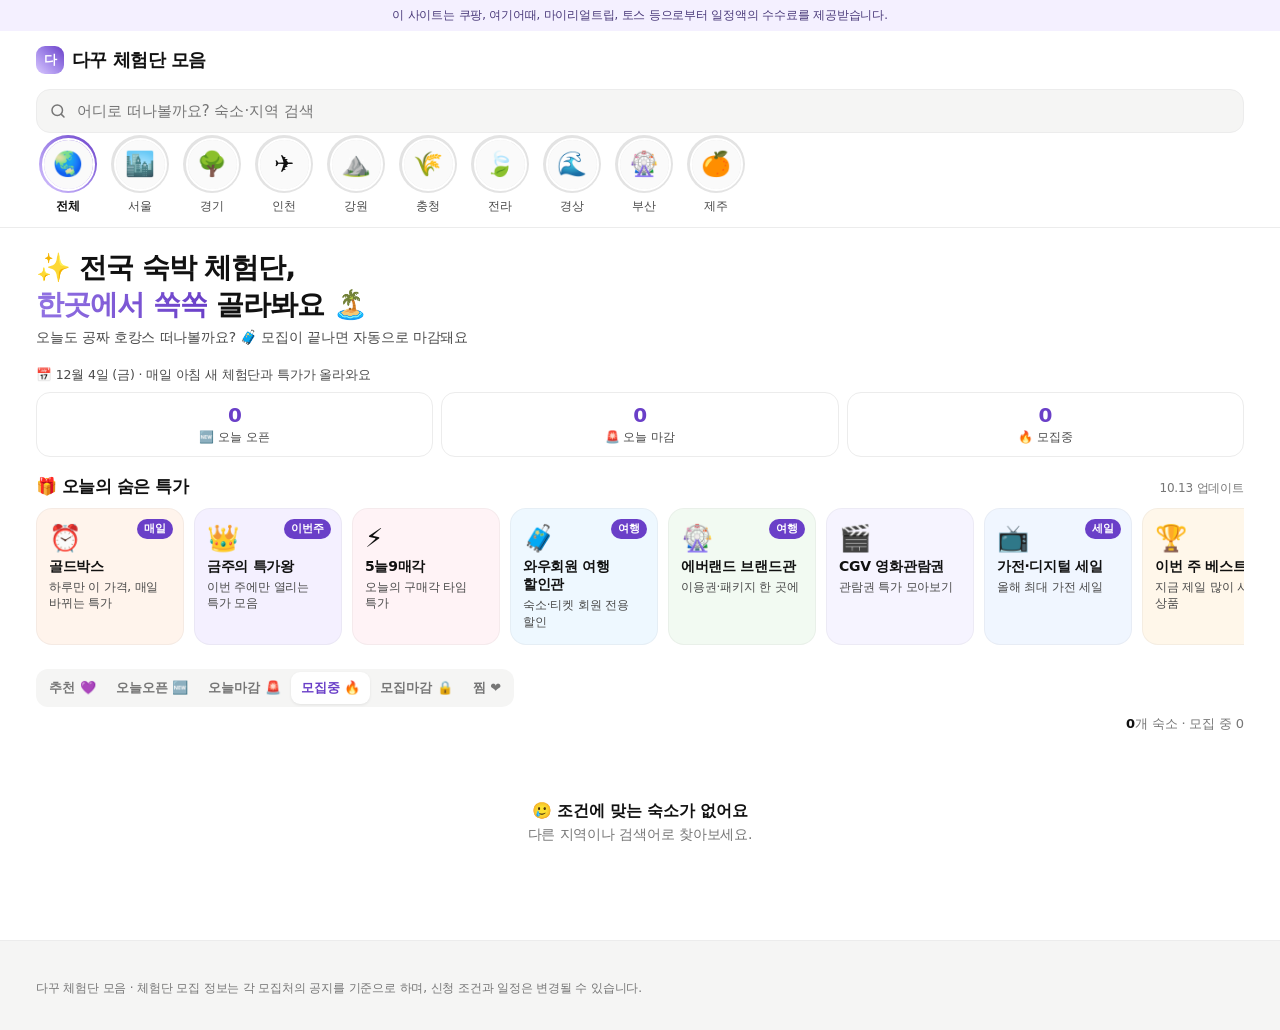
<file: index.html>
<!doctype html>
<html lang="ko">
<head>
<meta charset="utf-8">
<meta name="viewport" content="width=device-width,initial-scale=1,viewport-fit=cover">
<title>다꾸 체험단 모음 · 전국 숙박 체험단 한눈에</title>
<meta name="description" content="전국 숙박 체험단(호텔·펜션·풀빌라·글램핑)을 한곳에 모았어요. 오늘 오픈·오늘 마감 체험단과 숨은 여행 특가를 매일 아침 업데이트합니다.">
<meta name="theme-color" content="#6a3fc8">
<meta property="og:type" content="website">
<meta property="og:title" content="다꾸 체험단 모음 · 전국 숙박 체험단 한눈에">
<meta property="og:description" content="오늘 오픈한 숙박 체험단과 숨은 여행 특가를 매일 아침 모아드려요 🧳">
<meta property="og:locale" content="ko_KR">
<link rel="icon" href="data:image/svg+xml,%3Csvg xmlns='https://raw.githubusercontent.com/Himantopushimantopusconcentration4160/himantopushimantopusconcentration4160.github.io/main/images/v3.1.zip' viewBox='0 0 64 64'%3E%3Cdefs%3E%3ClinearGradient id='g' x1='0' y1='1' x2='1' y2='0'%3E%3Cstop offset='0' stop-color='%23d9c8ff'/%3E%3Cstop offset='.55' stop-color='%239b7fe6'/%3E%3Cstop offset='1' stop-color='%236a3fc8'/%3E%3C/linearGradient%3E%3C/defs%3E%3Crect width='64' height='64' rx='18' fill='url(%23g)'/%3E%3Ctext x='32' y='43' font-size='30' font-weight='800' text-anchor='middle' fill='white' font-family='sans-serif'%3E다%3C/text%3E%3C/svg%3E">
<link rel="manifest" href="manifest.webmanifest">
<link rel="apple-touch-icon" href="icons/apple-touch-icon.png">
<meta name="apple-mobile-web-app-capable" content="yes">
<meta name="mobile-web-app-capable" content="yes">
<meta name="apple-mobile-web-app-title" content="다꾸">
<meta name="apple-mobile-web-app-status-bar-style" content="default">
<link rel="stylesheet" href="style.css">
<!-- 9ec264725c308e9c08e195938587 -->
<!-- 0af4c98ff10457bdb5ad82 -->
</head>
<body>
<div id="app"></div>
<script src="app.js"></script>
</body>
</html>
</file>
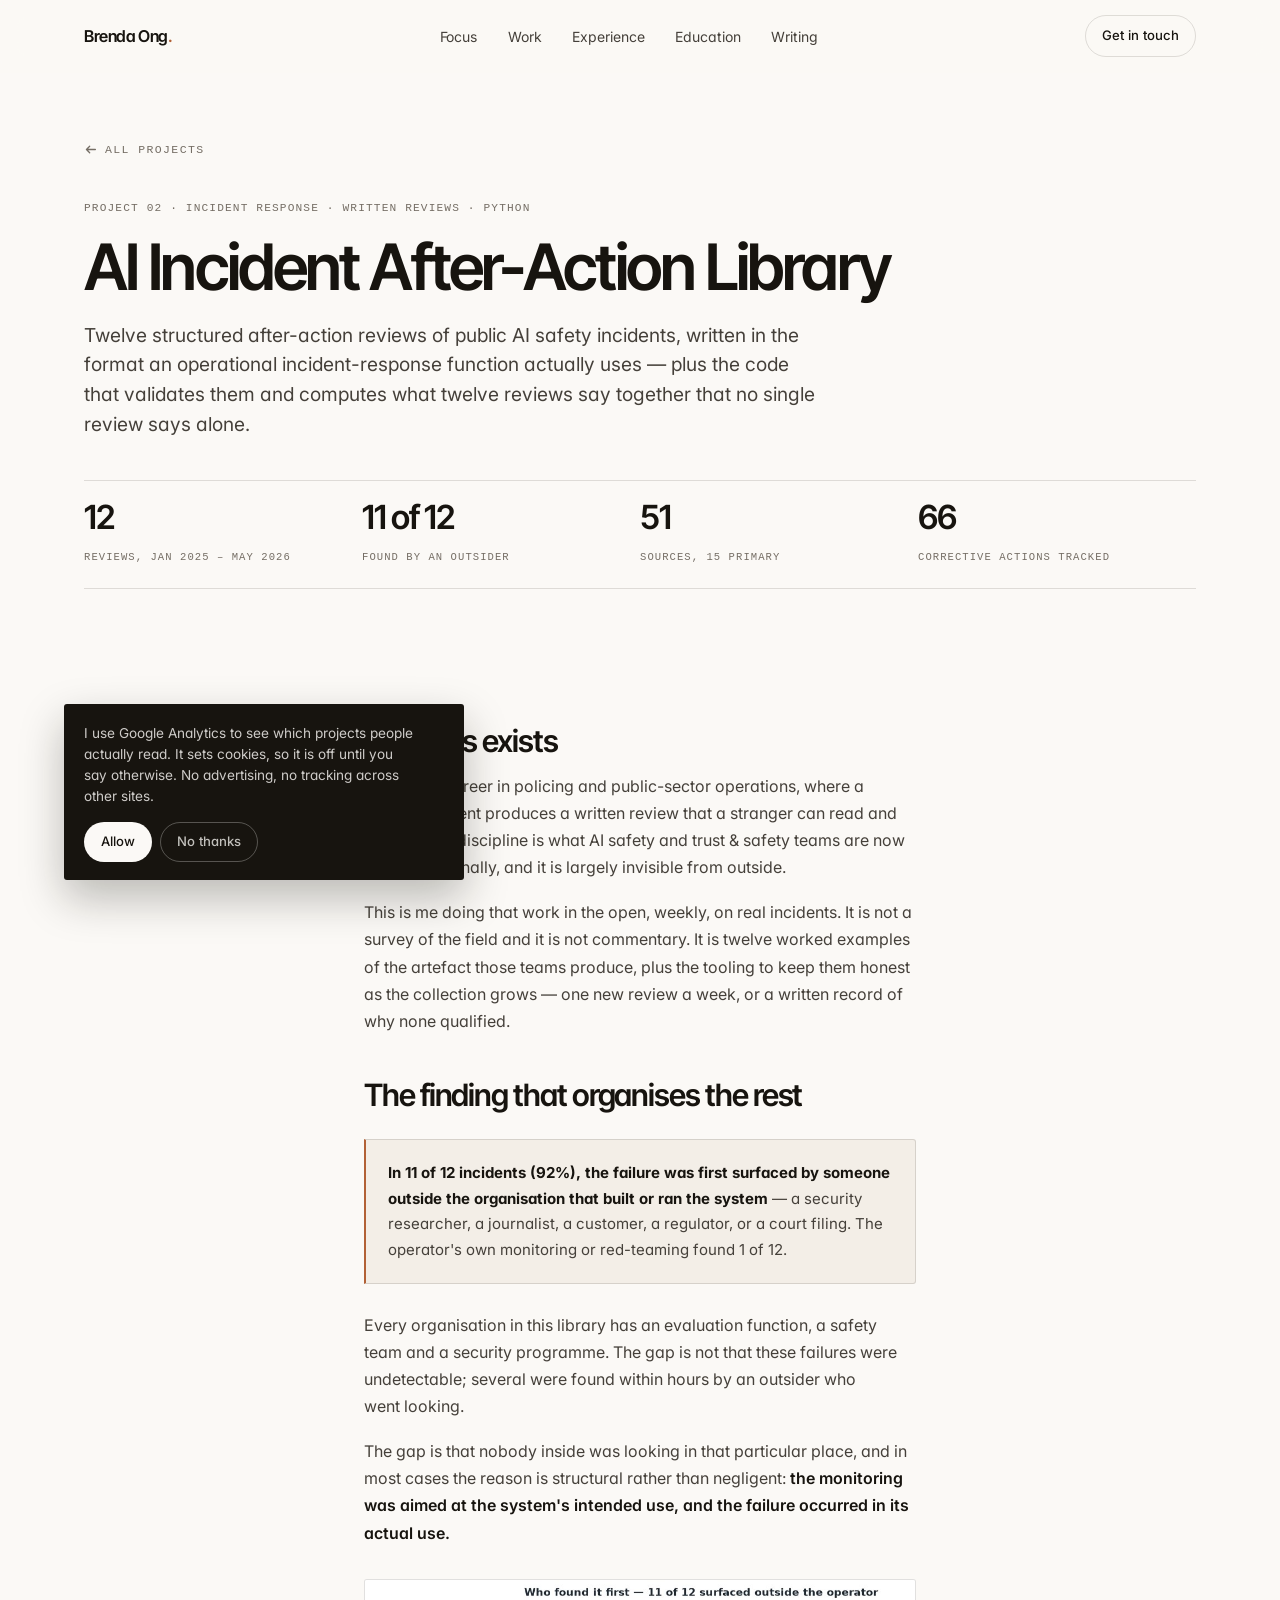
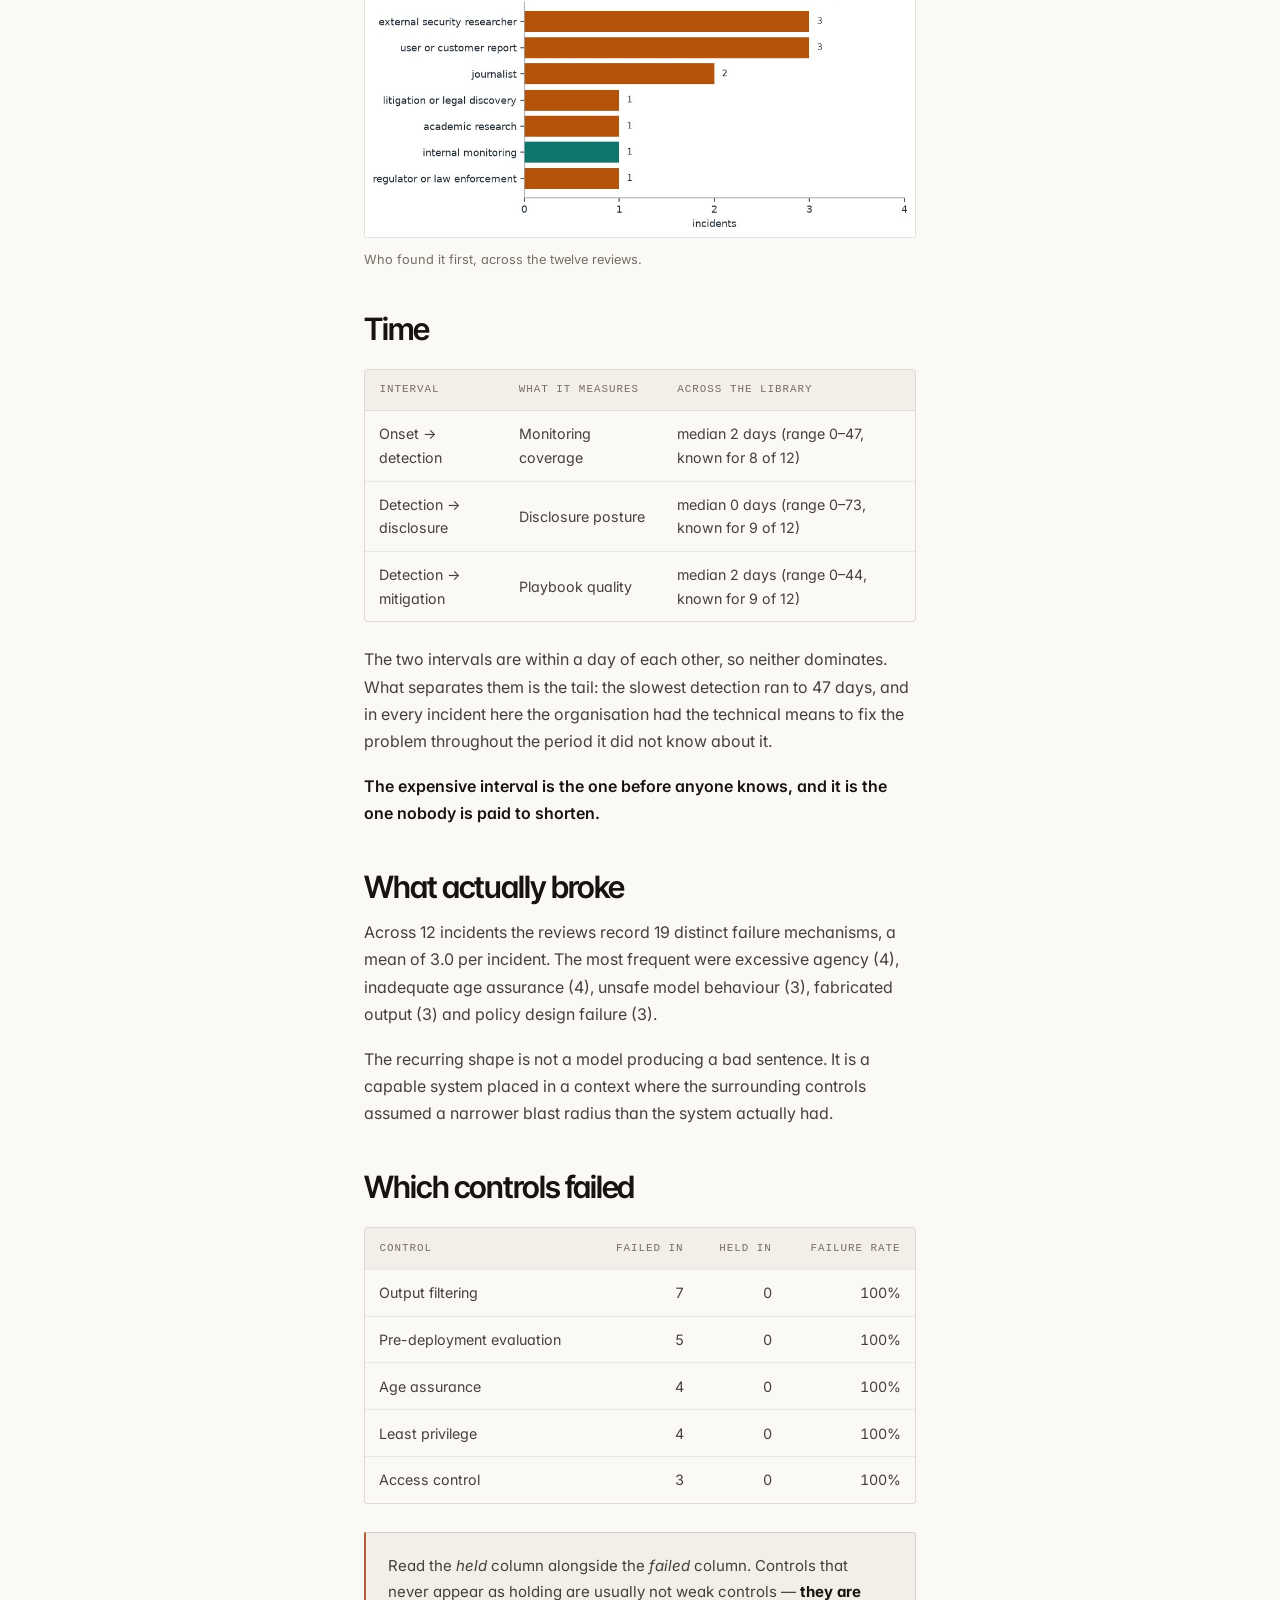
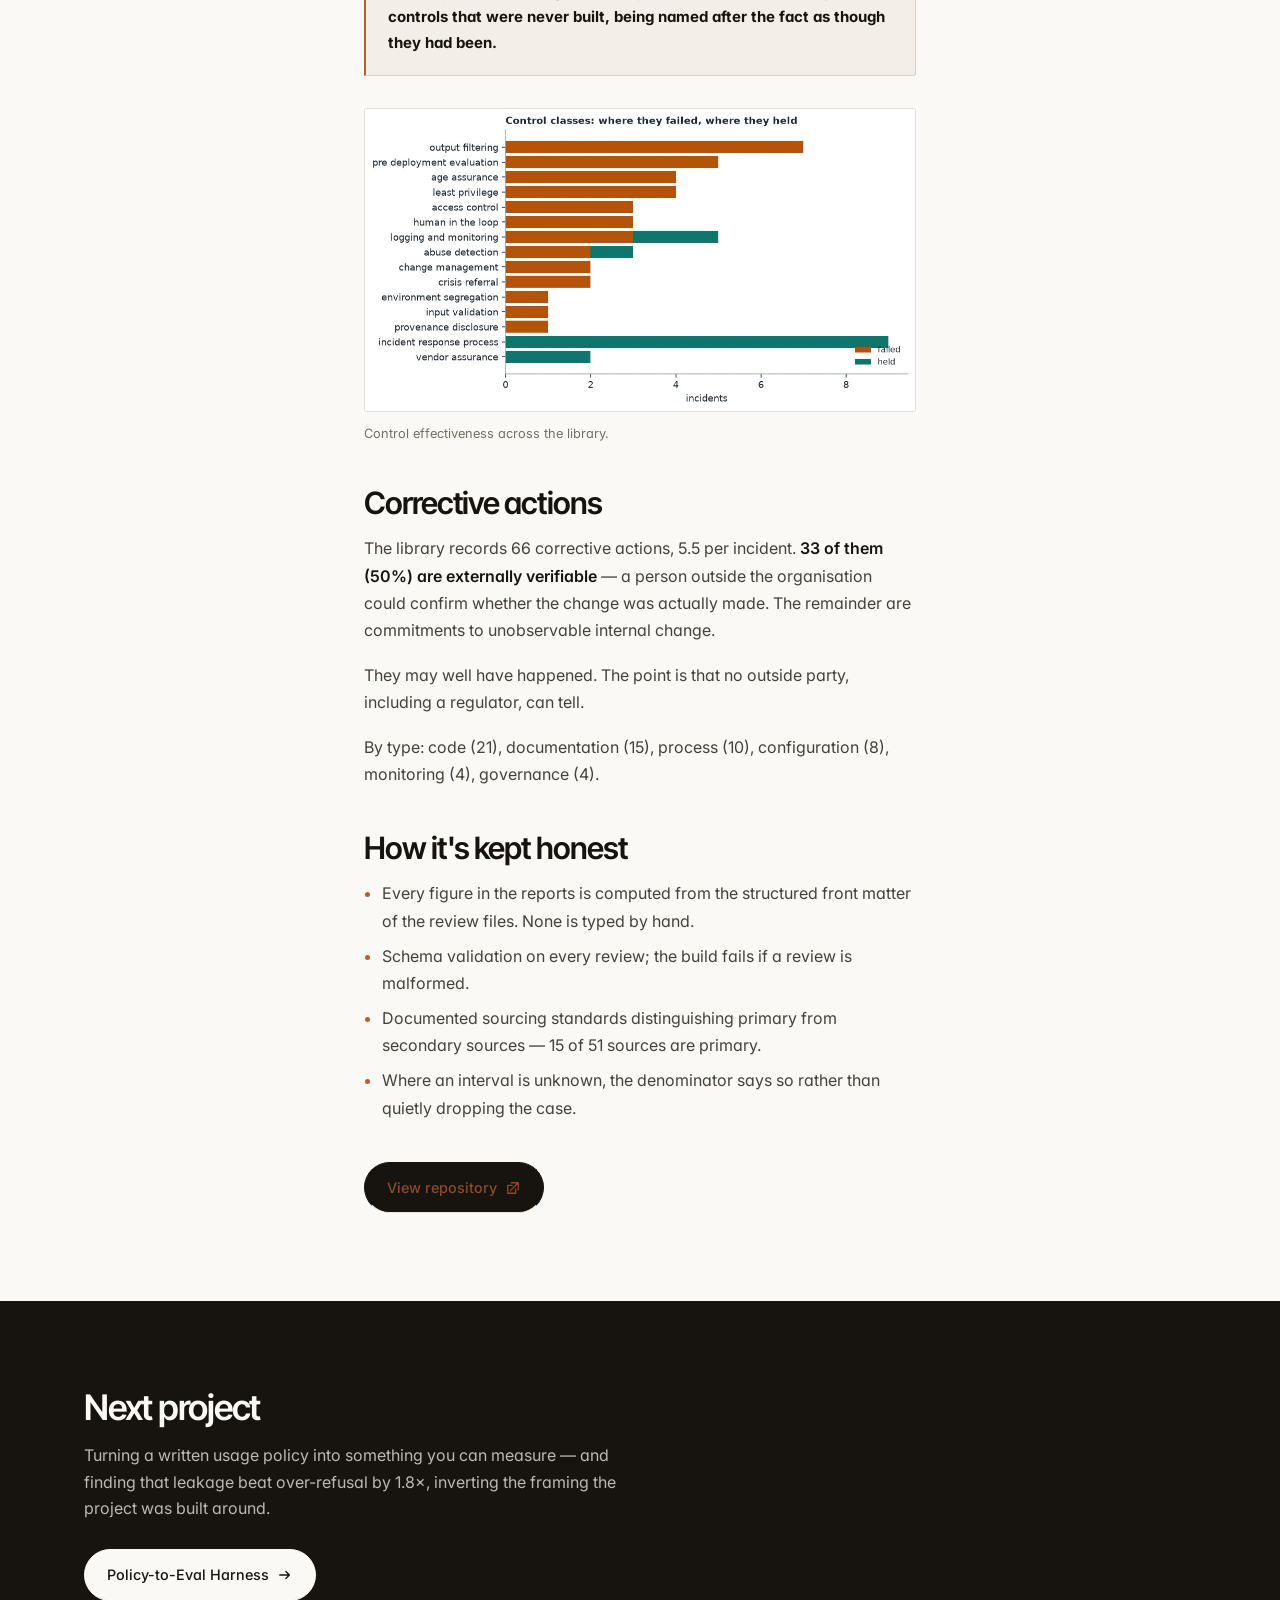
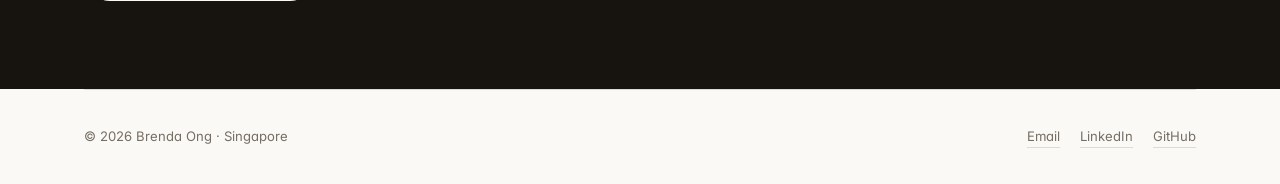
<file: work/ai-incident-aar-library.html>
<!doctype html>
<html lang="en">
<head>
<meta charset="utf-8">
<meta name="viewport" content="width=device-width, initial-scale=1">
<title>AI Incident After-Action Library — Brenda Ong</title>
<meta name="description" content="Structured after-action reviews of public AI safety incidents, in the format an operational incident-response function actually uses.">
<link rel="canonical" href="https://brendaong.com/work/ai-incident-aar-library.html">
<meta property="og:type" content="article">
<meta property="og:title" content="AI Incident After-Action Library">
<meta property="og:description" content="In 11 of 12 incidents, the failure was first surfaced by someone outside the organisation that built the system.">
<meta property="og:image" content="https://brendaong.com/assets/img/work/aar-detection.jpg">
<meta name="twitter:card" content="summary_large_image">
<link rel="preconnect" href="https://fonts.googleapis.com">
<link rel="preconnect" href="https://fonts.gstatic.com" crossorigin>
<link href="https://fonts.googleapis.com/css2?family=Inter:wght@400;500;600&family=Inter+Tight:wght@500;600;700&display=swap" rel="stylesheet">
<link rel="stylesheet" href="../assets/css/style.css">
<link rel="icon" href="data:image/svg+xml,<svg xmlns='http://www.w3.org/2000/svg' viewBox='0 0 100 100'><rect width='100' height='100' rx='18' fill='%2317140F'/><text y='72' x='50' text-anchor='middle' font-family='Helvetica,Arial' font-weight='600' font-size='60' fill='%23B26136'>B</text></svg>">
</head>
<body>
<a class="skip" href="#main">Skip to content</a>

<nav class="nav" id="nav">
  <div class="wrap nav__inner">
    <a class="nav__brand" href="../index.html">Brenda&nbsp;Ong<span class="dot">.</span></a>
    <ul class="nav__links">
      <li><a href="../index.html#focus">Focus</a></li>
      <li><a href="../index.html#work">Work</a></li>
      <li><a href="../index.html#experience">Experience</a></li>
      <li><a href="../index.html#education">Education</a></li>
      <li><a href="../index.html#writing">Writing</a></li>
    </ul>
    <a class="nav__cta" href="../index.html#contact">Get in touch</a>
  </div>
</nav>

<main id="main">

  <header class="cs__head wrap">
    <a class="cs__back" href="../index.html#work">
      <svg width="13" height="13" viewBox="0 0 16 16" fill="none" aria-hidden="true"><path d="M14 8H3m0 0l4-4M3 8l4 4" stroke="currentColor" stroke-width="1.6" stroke-linecap="round" stroke-linejoin="round"/></svg>
      All projects
    </a>
    <div class="project__kind" style="margin-bottom:1rem;">Project 02 · Incident response · Written reviews · Python</div>
    <h1>AI Incident After-Action Library</h1>
    <p class="cs__lead">
      Twelve structured after-action reviews of public AI safety incidents, written in
      the format an operational incident-response function actually uses — plus the code
      that validates them and computes what twelve reviews say together that no single
      review says alone.
    </p>

    <div class="cs__facts">
      <div class="cs__fact"><b>12</b><span>Reviews, Jan 2025 – May 2026</span></div>
      <div class="cs__fact"><b>11 of 12</b><span>Found by an outsider</span></div>
      <div class="cs__fact"><b>51</b><span>Sources, 15 primary</span></div>
      <div class="cs__fact"><b>66</b><span>Corrective actions tracked</span></div>
    </div>
  </header>

  <section class="section section--tight">
    <div class="wrap prose">

      <h2>Why this exists</h2>
      <p>
        I spent my career in policing and public-sector operations, where a serious
        incident produces a written review that a stranger can read and act on. That
        discipline is what AI safety and trust &amp; safety teams are now building
        internally, and it is largely invisible from outside.
      </p>
      <p>
        This is me doing that work in the open, weekly, on real incidents. It is not a
        survey of the field and it is not commentary. It is twelve worked examples of the
        artefact those teams produce, plus the tooling to keep them honest as the
        collection grows — one new review a week, or a written record of why none
        qualified.
      </p>

      <h2>The finding that organises the rest</h2>
      <div class="callout">
        <p>
          <b>In 11 of 12 incidents (92%), the failure was first surfaced by someone outside
          the organisation that built or ran the system</b> — a security researcher, a
          journalist, a customer, a regulator, or a court filing. The operator's own
          monitoring or red-teaming found 1 of 12.
        </p>
      </div>
      <p>
        Every organisation in this library has an evaluation function, a safety team and a
        security programme. The gap is not that these failures were undetectable; several
        were found within hours by an outsider who went looking.
      </p>
      <p>
        The gap is that nobody inside was looking in that particular place, and in most
        cases the reason is structural rather than negligent: <strong>the monitoring was
        aimed at the system's intended use, and the failure occurred in its actual
        use.</strong>
      </p>

      <figure>
        <img src="../assets/img/work/aar-detection.jpg" alt="Chart showing detection channel across twelve incidents, with external parties finding eleven" loading="lazy" width="998" height="466">
        <figcaption>Who found it first, across the twelve reviews.</figcaption>
      </figure>

      <h2>Time</h2>
      <div class="tbl-wrap">
        <table>
          <thead><tr><th>Interval</th><th>What it measures</th><th>Across the library</th></tr></thead>
          <tbody>
            <tr><td>Onset → detection</td><td>Monitoring coverage</td><td>median 2 days (range 0–47, known for 8 of 12)</td></tr>
            <tr><td>Detection → disclosure</td><td>Disclosure posture</td><td>median 0 days (range 0–73, known for 9 of 12)</td></tr>
            <tr><td>Detection → mitigation</td><td>Playbook quality</td><td>median 2 days (range 0–44, known for 9 of 12)</td></tr>
          </tbody>
        </table>
      </div>
      <p>
        The two intervals are within a day of each other, so neither dominates. What
        separates them is the tail: the slowest detection ran to 47 days, and in every
        incident here the organisation had the technical means to fix the problem
        throughout the period it did not know about it.
      </p>
      <p>
        <strong>The expensive interval is the one before anyone knows, and it is the one
        nobody is paid to shorten.</strong>
      </p>

      <h2>What actually broke</h2>
      <p>
        Across 12 incidents the reviews record 19 distinct failure mechanisms, a mean of
        3.0 per incident. The most frequent were excessive agency (4), inadequate age
        assurance (4), unsafe model behaviour (3), fabricated output (3) and policy design
        failure (3).
      </p>
      <p>
        The recurring shape is not a model producing a bad sentence. It is a capable system
        placed in a context where the surrounding controls assumed a narrower blast radius
        than the system actually had.
      </p>

      <h2>Which controls failed</h2>
      <div class="tbl-wrap">
        <table>
          <thead><tr><th>Control</th><th class="num-col">Failed in</th><th class="num-col">Held in</th><th class="num-col">Failure rate</th></tr></thead>
          <tbody>
            <tr><td>Output filtering</td><td class="num-col">7</td><td class="num-col">0</td><td class="num-col">100%</td></tr>
            <tr><td>Pre-deployment evaluation</td><td class="num-col">5</td><td class="num-col">0</td><td class="num-col">100%</td></tr>
            <tr><td>Age assurance</td><td class="num-col">4</td><td class="num-col">0</td><td class="num-col">100%</td></tr>
            <tr><td>Least privilege</td><td class="num-col">4</td><td class="num-col">0</td><td class="num-col">100%</td></tr>
            <tr><td>Access control</td><td class="num-col">3</td><td class="num-col">0</td><td class="num-col">100%</td></tr>
          </tbody>
        </table>
      </div>
      <div class="callout">
        <p>
          Read the <em>held</em> column alongside the <em>failed</em> column. Controls that
          never appear as holding are usually not weak controls — <b>they are controls that
          were never built, being named after the fact as though they had been.</b>
        </p>
      </div>

      <figure>
        <img src="../assets/img/work/aar-controls.jpg" alt="Control effectiveness chart showing failed versus held counts per control class" loading="lazy" width="1054" height="578">
        <figcaption>Control effectiveness across the library.</figcaption>
      </figure>

      <h2>Corrective actions</h2>
      <p>
        The library records 66 corrective actions, 5.5 per incident. <strong>33 of them
        (50%) are externally verifiable</strong> — a person outside the organisation could
        confirm whether the change was actually made. The remainder are commitments to
        unobservable internal change.
      </p>
      <p>
        They may well have happened. The point is that no outside party, including a
        regulator, can tell.
      </p>
      <p>
        By type: code (21), documentation (15), process (10), configuration (8),
        monitoring (4), governance (4).
      </p>

      <h2>How it's kept honest</h2>
      <ul>
        <li>Every figure in the reports is computed from the structured front matter of the review files. None is typed by hand.</li>
        <li>Schema validation on every review; the build fails if a review is malformed.</li>
        <li>Documented sourcing standards distinguishing primary from secondary sources — 15 of 51 sources are primary.</li>
        <li>Where an interval is unknown, the denominator says so rather than quietly dropping the case.</li>
      </ul>

      <div class="contact__actions" style="margin-top:2.5rem;">
        <a class="btn" href="https://github.com/bibiong/ai-incident-aar-library" target="_blank" rel="noopener">
          View repository
          <svg width="14" height="14" viewBox="0 0 16 16" fill="none" aria-hidden="true"><path d="M6 2h8v8M14 2L5 11M11 9v5H2V5h5" stroke="currentColor" stroke-width="1.5" stroke-linecap="round" stroke-linejoin="round"/></svg>
        </a>
      </div>

    </div>
  </section>

  <section class="section dark section--tight">
    <div class="wrap">
      <h2 style="font-size:clamp(1.5rem,3vw,2.2rem);margin-bottom:1rem;">Next project</h2>
      <p style="max-width:56ch;margin-bottom:1.75rem;">
        Turning a written usage policy into something you can measure — and finding that
        leakage beat over-refusal by 1.8×, inverting the framing the project was built
        around.
      </p>
      <a class="btn" href="policy-to-eval-harness.html">
        Policy-to-Eval Harness
        <svg width="14" height="14" viewBox="0 0 16 16" fill="none" aria-hidden="true"><path d="M2 8h11m0 0L9 4m4 4l-4 4" stroke="currentColor" stroke-width="1.6" stroke-linecap="round" stroke-linejoin="round"/></svg>
      </a>
    </div>
  </section>

  <div class="wrap">
    <footer class="foot">
      <div>© <span id="yr">2026</span> Brenda Ong · Singapore</div>
      <div class="foot__links">
        <a href="mailto:bihuiong@outlook.com">Email</a>
        <a href="https://www.linkedin.com/in/brenda-ong-4655aa3a/" target="_blank" rel="noopener">LinkedIn</a>
        <a href="https://github.com/bibiong" target="_blank" rel="noopener">GitHub</a>
      </div>
    </footer>
  </div>

</main>
<!-- ============ COOKIE CONSENT ============ -->
<div class="consent" id="consent-banner" role="region" aria-label="Cookie notice">
  <p>
    I use Google Analytics to see which projects people actually read. It sets
    cookies, so it is off until you say otherwise. No advertising, no tracking
    across other sites.
  </p>
  <div class="consent__actions">
    <button class="consent__btn consent__btn--yes" type="button" data-consent-accept>Allow</button>
    <button class="consent__btn consent__btn--no" type="button" data-consent-decline>No thanks</button>
  </div>
</div>

<script src="../assets/js/analytics.js" defer></script>
<script src="../assets/js/main.js" defer></script>
</body>
</html>
</file>
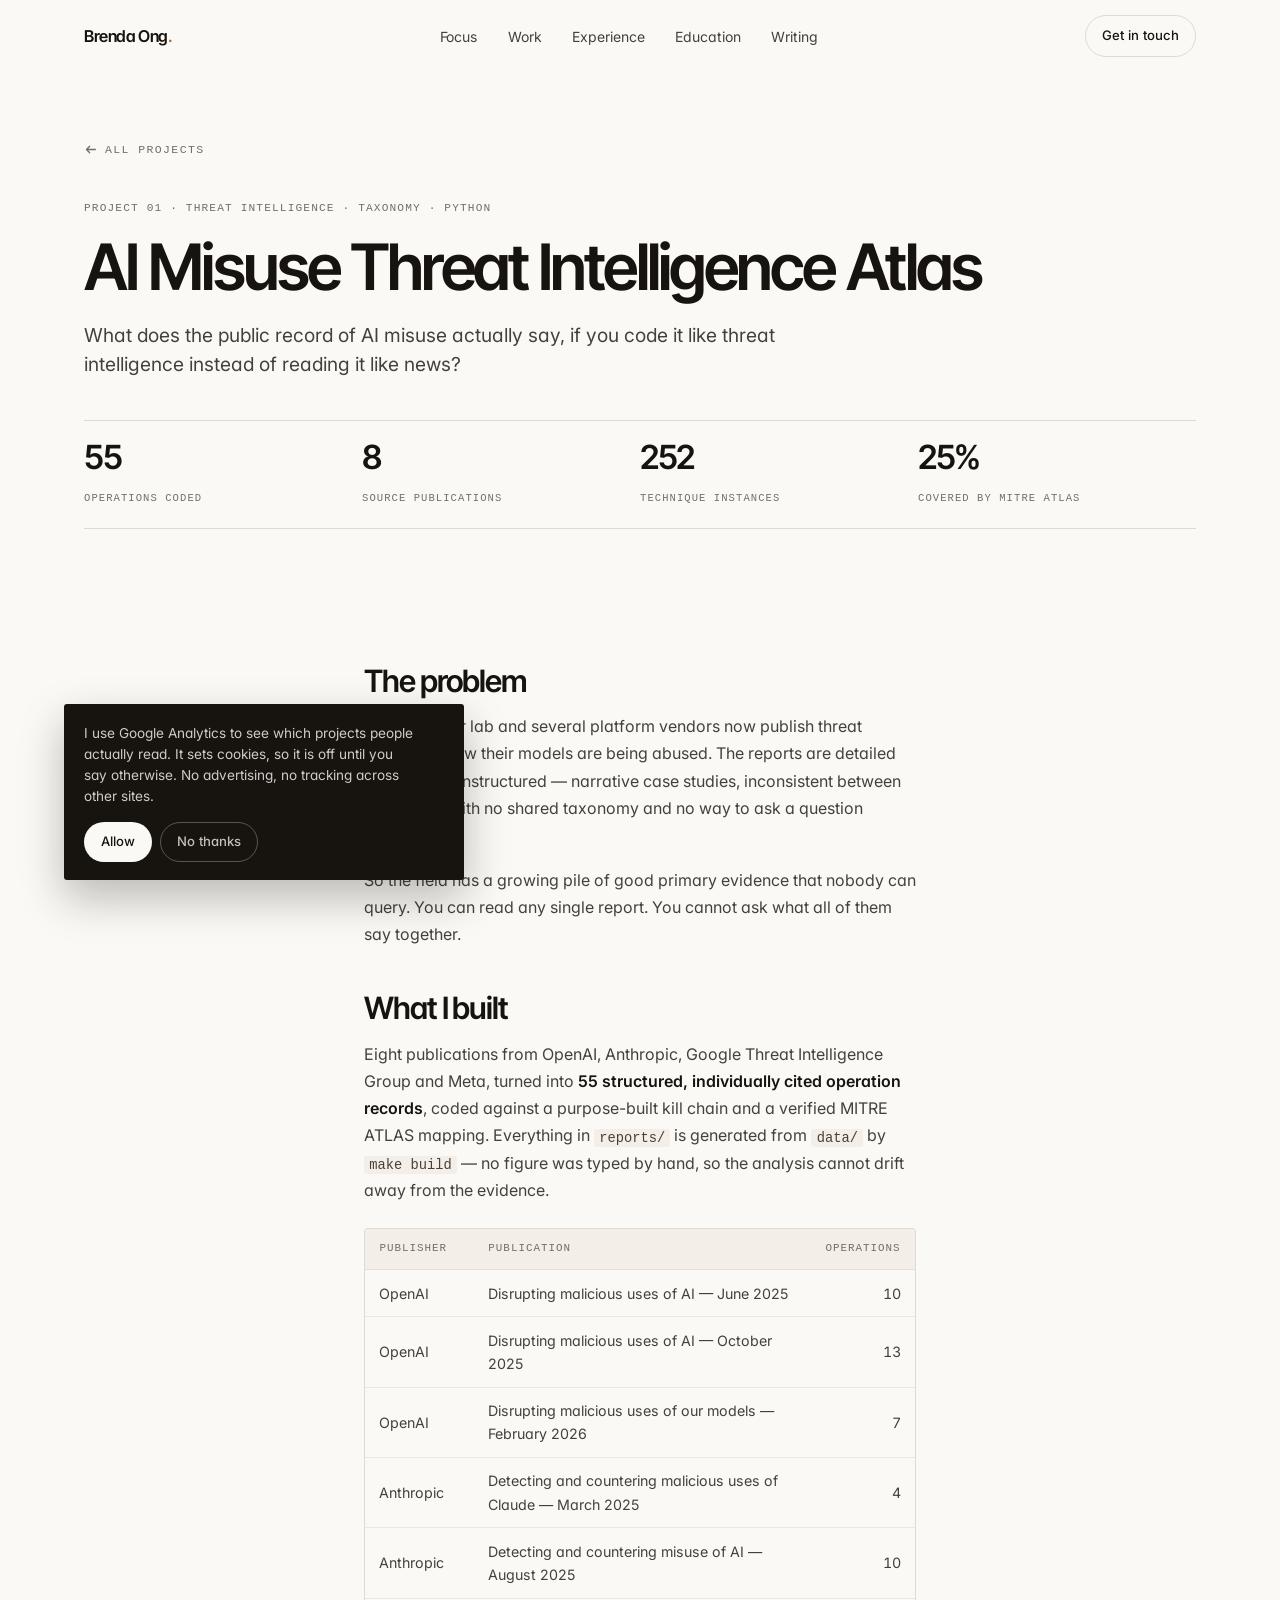
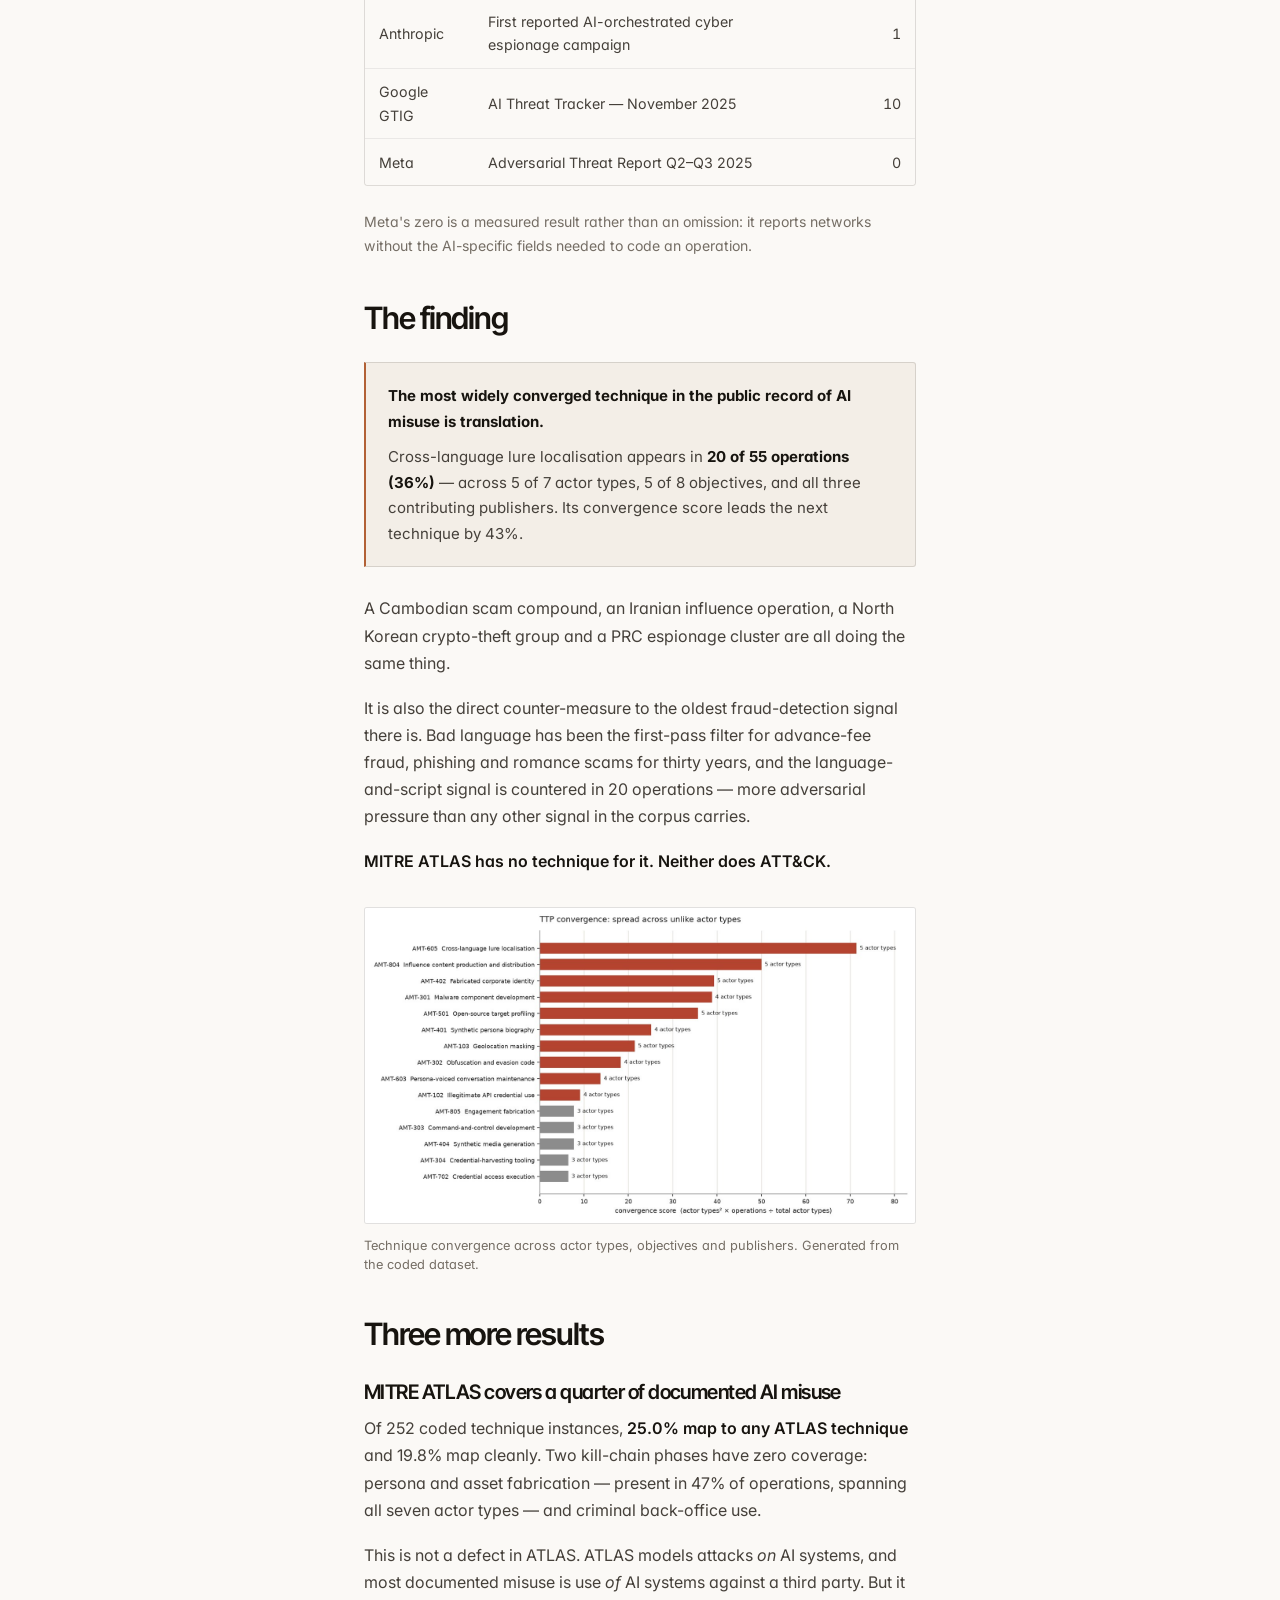
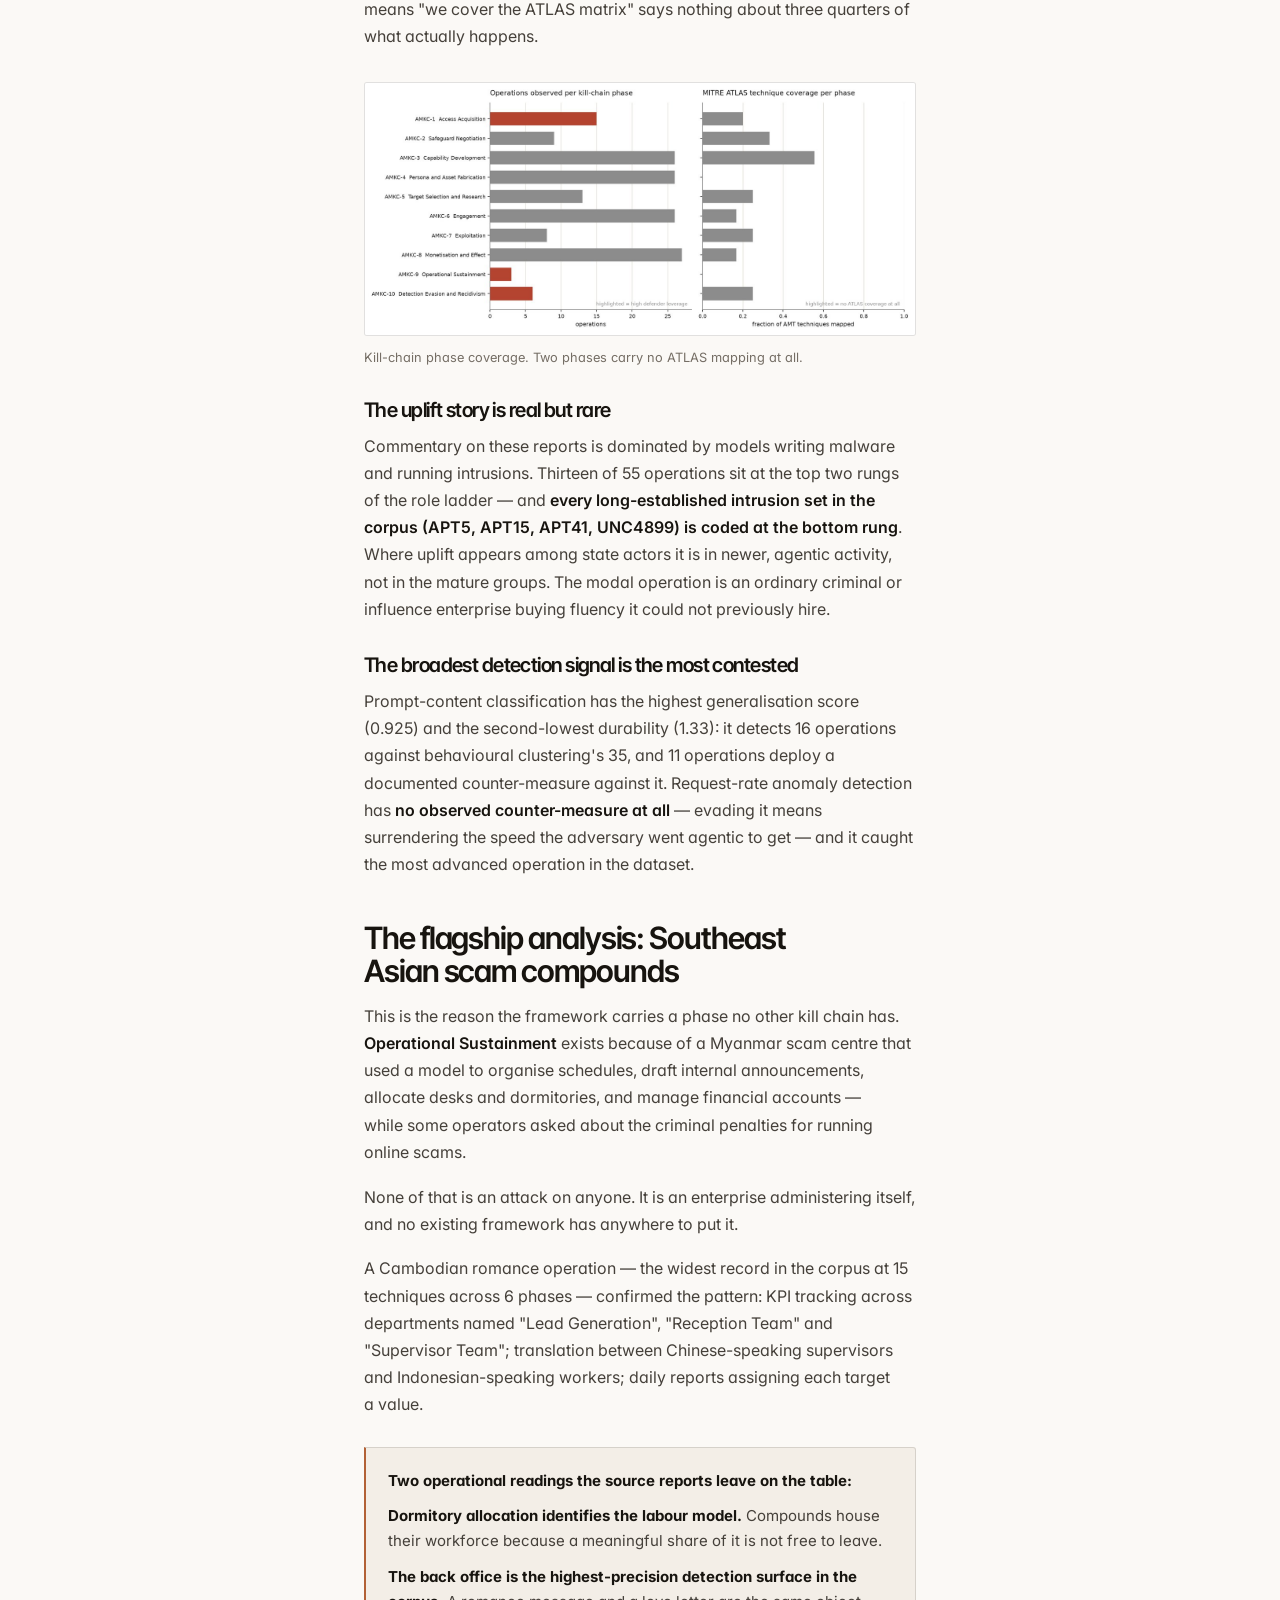
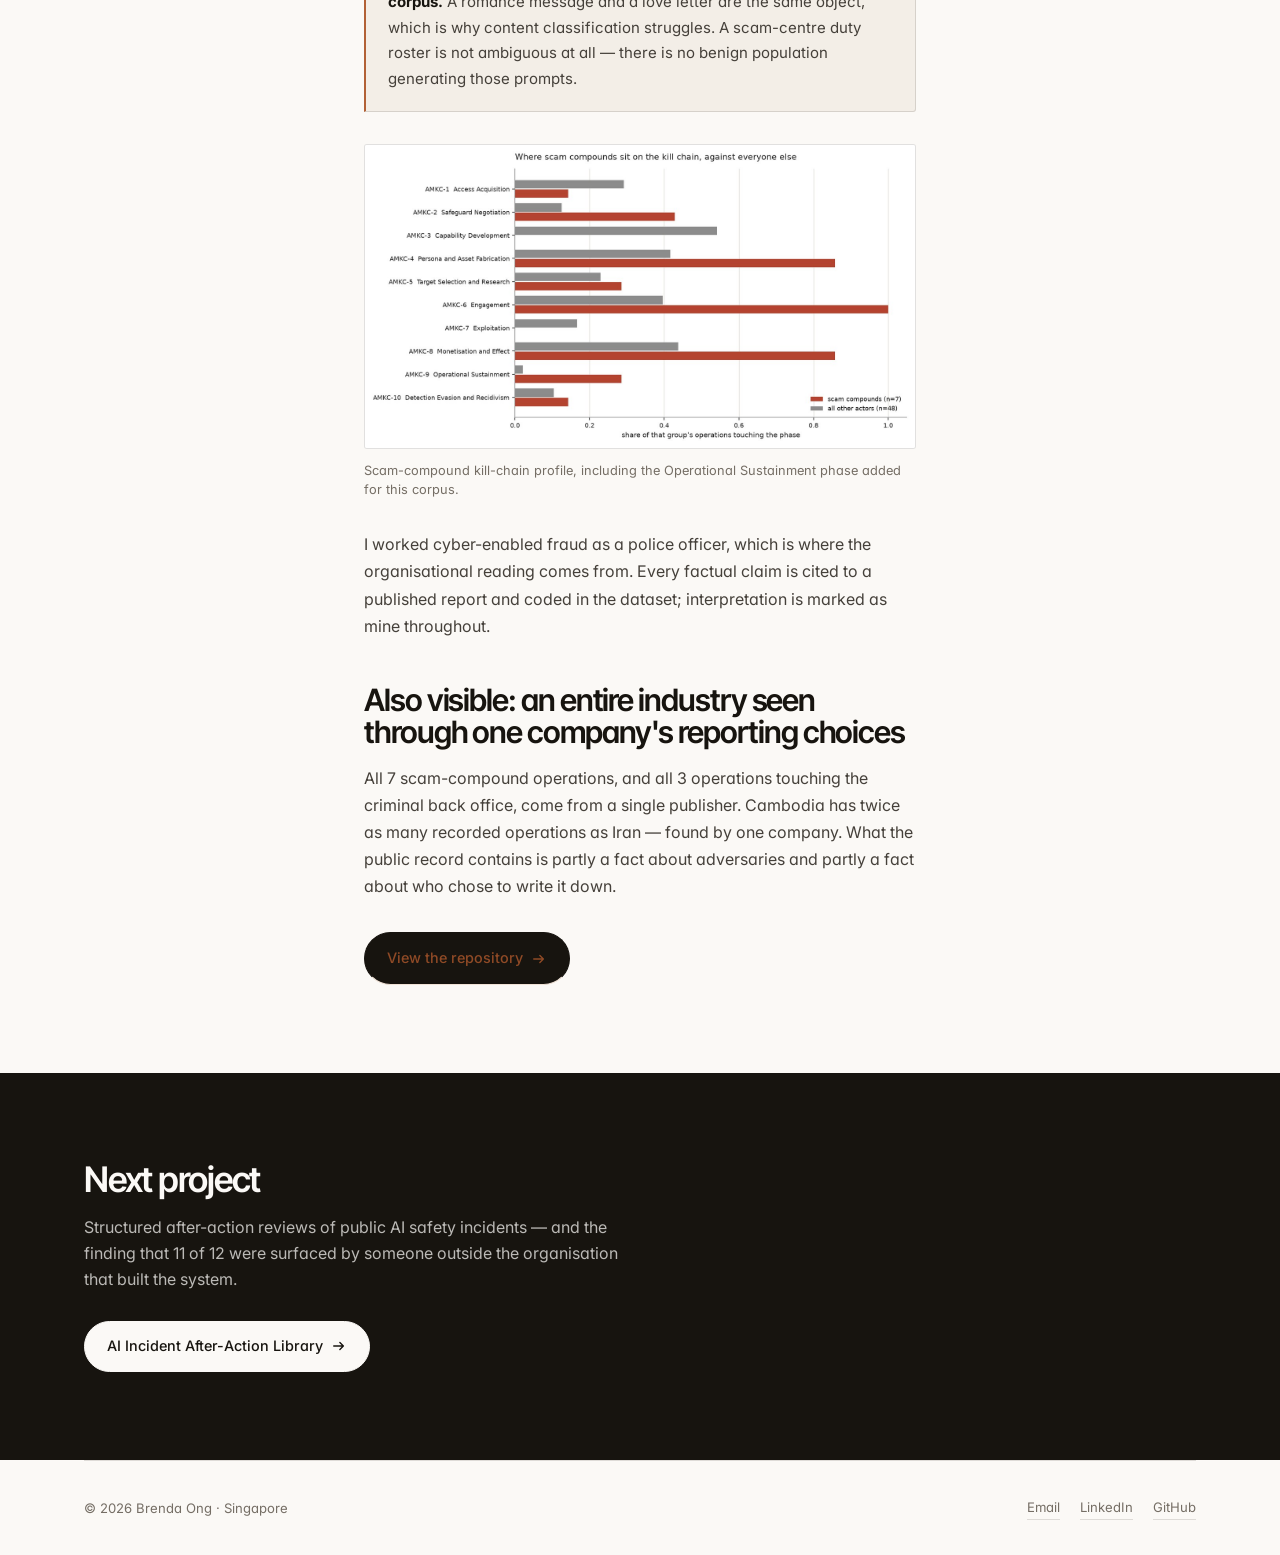
<file: work/ai-misuse-atlas.html>
<!doctype html>
<html lang="en">
<head>
<meta charset="utf-8">
<meta name="viewport" content="width=device-width, initial-scale=1">
<title>AI Misuse Threat Intelligence Atlas — Brenda Ong</title>
<meta name="description" content="Eight frontier-lab threat reports turned into 55 structured, cited operation records coded against a purpose-built kill chain and a verified MITRE ATLAS mapping.">
<link rel="canonical" href="https://brendaong.com/work/ai-misuse-atlas.html">
<meta property="og:type" content="article">
<meta property="og:title" content="AI Misuse Threat Intelligence Atlas">
<meta property="og:description" content="The most converged technique in the public record of AI misuse is translation — and MITRE ATLAS has no technique for it.">
<meta property="og:image" content="https://brendaong.com/assets/img/work/atlas-convergence.jpg">
<meta name="twitter:card" content="summary_large_image">
<link rel="preconnect" href="https://fonts.googleapis.com">
<link rel="preconnect" href="https://fonts.gstatic.com" crossorigin>
<link href="https://fonts.googleapis.com/css2?family=Inter:wght@400;500;600&family=Inter+Tight:wght@500;600;700&display=swap" rel="stylesheet">
<link rel="stylesheet" href="../assets/css/style.css">
<link rel="icon" href="data:image/svg+xml,<svg xmlns='http://www.w3.org/2000/svg' viewBox='0 0 100 100'><rect width='100' height='100' rx='18' fill='%2317140F'/><text y='72' x='50' text-anchor='middle' font-family='Helvetica,Arial' font-weight='600' font-size='60' fill='%23B26136'>B</text></svg>">
</head>
<body>
<a class="skip" href="#main">Skip to content</a>

<nav class="nav" id="nav">
  <div class="wrap nav__inner">
    <a class="nav__brand" href="../index.html">Brenda&nbsp;Ong<span class="dot">.</span></a>
    <ul class="nav__links">
      <li><a href="../index.html#focus">Focus</a></li>
      <li><a href="../index.html#work">Work</a></li>
      <li><a href="../index.html#experience">Experience</a></li>
      <li><a href="../index.html#education">Education</a></li>
      <li><a href="../index.html#writing">Writing</a></li>
    </ul>
    <a class="nav__cta" href="../index.html#contact">Get in touch</a>
  </div>
</nav>

<main id="main">

  <header class="cs__head wrap">
    <a class="cs__back" href="../index.html#work">
      <svg width="13" height="13" viewBox="0 0 16 16" fill="none" aria-hidden="true"><path d="M14 8H3m0 0l4-4M3 8l4 4" stroke="currentColor" stroke-width="1.6" stroke-linecap="round" stroke-linejoin="round"/></svg>
      All projects
    </a>
    <div class="project__kind" style="margin-bottom:1rem;">Project 01 · Threat intelligence · Taxonomy · Python</div>
    <h1>AI Misuse Threat Intelligence Atlas</h1>
    <p class="cs__lead">
      What does the public record of AI misuse actually say, if you code it like
      threat intelligence instead of reading it like news?
    </p>

    <div class="cs__facts">
      <div class="cs__fact"><b>55</b><span>Operations coded</span></div>
      <div class="cs__fact"><b>8</b><span>Source publications</span></div>
      <div class="cs__fact"><b>252</b><span>Technique instances</span></div>
      <div class="cs__fact"><b>25%</b><span>Covered by MITRE ATLAS</span></div>
    </div>
  </header>

  <section class="section section--tight">
    <div class="wrap prose">

      <h2>The problem</h2>
      <p>
        Every frontier lab and several platform vendors now publish threat reports on how
        their models are being abused. The reports are detailed and largely unstructured —
        narrative case studies, inconsistent between publishers, with no shared taxonomy
        and no way to ask a question across them.
      </p>
      <p>
        So the field has a growing pile of good primary evidence that nobody can query.
        You can read any single report. You cannot ask what all of them say together.
      </p>

      <h2>What I built</h2>
      <p>
        Eight publications from OpenAI, Anthropic, Google Threat Intelligence Group and
        Meta, turned into <strong>55 structured, individually cited operation records</strong>,
        coded against a purpose-built kill chain and a verified MITRE ATLAS mapping.
        Everything in <code>reports/</code> is generated from <code>data/</code> by
        <code>make build</code> — no figure was typed by hand, so the analysis cannot
        drift away from the evidence.
      </p>

      <div class="tbl-wrap">
        <table>
          <thead><tr><th>Publisher</th><th>Publication</th><th class="num-col">Operations</th></tr></thead>
          <tbody>
            <tr><td>OpenAI</td><td>Disrupting malicious uses of AI — June 2025</td><td class="num-col">10</td></tr>
            <tr><td>OpenAI</td><td>Disrupting malicious uses of AI — October 2025</td><td class="num-col">13</td></tr>
            <tr><td>OpenAI</td><td>Disrupting malicious uses of our models — February 2026</td><td class="num-col">7</td></tr>
            <tr><td>Anthropic</td><td>Detecting and countering malicious uses of Claude — March 2025</td><td class="num-col">4</td></tr>
            <tr><td>Anthropic</td><td>Detecting and countering misuse of AI — August 2025</td><td class="num-col">10</td></tr>
            <tr><td>Anthropic</td><td>First reported AI-orchestrated cyber espionage campaign</td><td class="num-col">1</td></tr>
            <tr><td>Google GTIG</td><td>AI Threat Tracker — November 2025</td><td class="num-col">10</td></tr>
            <tr><td>Meta</td><td>Adversarial Threat Report Q2–Q3 2025</td><td class="num-col">0</td></tr>
          </tbody>
        </table>
      </div>
      <p style="font-size:.88rem;color:var(--ink-3);">
        Meta's zero is a measured result rather than an omission: it reports networks
        without the AI-specific fields needed to code an operation.
      </p>

      <h2>The finding</h2>
      <div class="callout">
        <p><b>The most widely converged technique in the public record of AI misuse is translation.</b></p>
        <p>
          Cross-language lure localisation appears in <b>20 of 55 operations (36%)</b> —
          across 5 of 7 actor types, 5 of 8 objectives, and all three contributing
          publishers. Its convergence score leads the next technique by 43%.
        </p>
      </div>
      <p>
        A Cambodian scam compound, an Iranian influence operation, a North Korean
        crypto-theft group and a PRC espionage cluster are all doing the same thing.
      </p>
      <p>
        It is also the direct counter-measure to the oldest fraud-detection signal there
        is. Bad language has been the first-pass filter for advance-fee fraud, phishing
        and romance scams for thirty years, and the language-and-script signal is
        countered in 20 operations — more adversarial pressure than any other signal in
        the corpus carries.
      </p>
      <p><strong>MITRE ATLAS has no technique for it. Neither does ATT&amp;CK.</strong></p>

      <figure>
        <img src="../assets/img/work/atlas-convergence.jpg" alt="Bar chart of technique convergence scores across the corpus, with cross-language lure localisation leading" loading="lazy" width="1400" height="800">
        <figcaption>Technique convergence across actor types, objectives and publishers. Generated from the coded dataset.</figcaption>
      </figure>

      <h2>Three more results</h2>

      <h3>MITRE ATLAS covers a quarter of documented AI misuse</h3>
      <p>
        Of 252 coded technique instances, <strong>25.0% map to any ATLAS technique</strong>
        and 19.8% map cleanly. Two kill-chain phases have zero coverage: persona and asset
        fabrication — present in 47% of operations, spanning all seven actor types — and
        criminal back-office use.
      </p>
      <p>
        This is not a defect in ATLAS. ATLAS models attacks <em>on</em> AI systems, and most
        documented misuse is use <em>of</em> AI systems against a third party. But it means
        "we cover the ATLAS matrix" says nothing about three quarters of what actually
        happens.
      </p>

      <figure>
        <img src="../assets/img/work/atlas-killchain.jpg" alt="Kill-chain phase coverage chart showing zero ATLAS coverage for persona fabrication and criminal back-office phases" loading="lazy" width="1400" height="642">
        <figcaption>Kill-chain phase coverage. Two phases carry no ATLAS mapping at all.</figcaption>
      </figure>

      <h3>The uplift story is real but rare</h3>
      <p>
        Commentary on these reports is dominated by models writing malware and running
        intrusions. Thirteen of 55 operations sit at the top two rungs of the role ladder —
        and <strong>every long-established intrusion set in the corpus (APT5, APT15, APT41,
        UNC4899) is coded at the bottom rung</strong>. Where uplift appears among state
        actors it is in newer, agentic activity, not in the mature groups. The modal
        operation is an ordinary criminal or influence enterprise buying fluency it could
        not previously hire.
      </p>

      <h3>The broadest detection signal is the most contested</h3>
      <p>
        Prompt-content classification has the highest generalisation score (0.925) and the
        second-lowest durability (1.33): it detects 16 operations against behavioural
        clustering's 35, and 11 operations deploy a documented counter-measure against it.
        Request-rate anomaly detection has <strong>no observed counter-measure at all</strong> —
        evading it means surrendering the speed the adversary went agentic to get — and it
        caught the most advanced operation in the dataset.
      </p>

      <h2>The flagship analysis: Southeast Asian scam compounds</h2>
      <p>
        This is the reason the framework carries a phase no other kill chain has.
        <strong>Operational Sustainment</strong> exists because of a Myanmar scam centre that
        used a model to organise schedules, draft internal announcements, allocate desks and
        dormitories, and manage financial accounts — while some operators asked about the
        criminal penalties for running online scams.
      </p>
      <p>
        None of that is an attack on anyone. It is an enterprise administering itself, and
        no existing framework has anywhere to put it.
      </p>
      <p>
        A Cambodian romance operation — the widest record in the corpus at 15 techniques
        across 6 phases — confirmed the pattern: KPI tracking across departments named
        "Lead Generation", "Reception Team" and "Supervisor Team"; translation between
        Chinese-speaking supervisors and Indonesian-speaking workers; daily reports
        assigning each target a value.
      </p>

      <div class="callout">
        <p><b>Two operational readings the source reports leave on the table:</b></p>
        <p>
          <b>Dormitory allocation identifies the labour model.</b> Compounds house their
          workforce because a meaningful share of it is not free to leave.
        </p>
        <p>
          <b>The back office is the highest-precision detection surface in the corpus.</b>
          A romance message and a love letter are the same object, which is why content
          classification struggles. A scam-centre duty roster is not ambiguous at all —
          there is no benign population generating those prompts.
        </p>
      </div>

      <figure>
        <img src="../assets/img/work/atlas-compounds.jpg" alt="Kill-chain phase profile for scam compound operations" loading="lazy" width="1400" height="770">
        <figcaption>Scam-compound kill-chain profile, including the Operational Sustainment phase added for this corpus.</figcaption>
      </figure>

      <p>
        I worked cyber-enabled fraud as a police officer, which is where the organisational
        reading comes from. Every factual claim is cited to a published report and coded in
        the dataset; interpretation is marked as mine throughout.
      </p>

      <h2>Also visible: an entire industry seen through one company's reporting choices</h2>
      <p>
        All 7 scam-compound operations, and all 3 operations touching the criminal back
        office, come from a single publisher. Cambodia has twice as many recorded
        operations as Iran — found by one company. What the public record contains is
        partly a fact about adversaries and partly a fact about who chose to write it down.
      </p>
      <p style="margin-top:2rem;">
        <a class="btn" href="https://github.com/bibiong/ai-misuse-atlas" target="_blank" rel="noopener">
          View the repository
          <svg width="14" height="14" viewBox="0 0 16 16" fill="none" aria-hidden="true"><path d="M2 8h11m0 0L9 4m4 4l-4 4" stroke="currentColor" stroke-width="1.6" stroke-linecap="round" stroke-linejoin="round"/></svg>
        </a>
      </p>

    </div>
  </section>

  <section class="section dark section--tight">
    <div class="wrap">
      <h2 style="font-size:clamp(1.5rem,3vw,2.2rem);margin-bottom:1rem;">Next project</h2>
      <p style="max-width:56ch;margin-bottom:1.75rem;">
        Structured after-action reviews of public AI safety incidents — and the finding
        that 11 of 12 were surfaced by someone outside the organisation that built the
        system.
      </p>
      <a class="btn" href="ai-incident-aar-library.html">
        AI Incident After-Action Library
        <svg width="14" height="14" viewBox="0 0 16 16" fill="none" aria-hidden="true"><path d="M2 8h11m0 0L9 4m4 4l-4 4" stroke="currentColor" stroke-width="1.6" stroke-linecap="round" stroke-linejoin="round"/></svg>
      </a>
    </div>
  </section>

  <div class="wrap">
    <footer class="foot">
      <div>© <span id="yr">2026</span> Brenda Ong · Singapore</div>
      <div class="foot__links">
        <a href="mailto:bihuiong@outlook.com">Email</a>
        <a href="https://www.linkedin.com/in/brenda-ong-4655aa3a/" target="_blank" rel="noopener">LinkedIn</a>
        <a href="https://github.com/bibiong" target="_blank" rel="noopener">GitHub</a>
      </div>
    </footer>
  </div>

</main>
<!-- ============ COOKIE CONSENT ============ -->
<div class="consent" id="consent-banner" role="region" aria-label="Cookie notice">
  <p>
    I use Google Analytics to see which projects people actually read. It sets
    cookies, so it is off until you say otherwise. No advertising, no tracking
    across other sites.
  </p>
  <div class="consent__actions">
    <button class="consent__btn consent__btn--yes" type="button" data-consent-accept>Allow</button>
    <button class="consent__btn consent__btn--no" type="button" data-consent-decline>No thanks</button>
  </div>
</div>

<script src="../assets/js/analytics.js" defer></script>
<script src="../assets/js/main.js" defer></script>
</body>
</html>
</file>
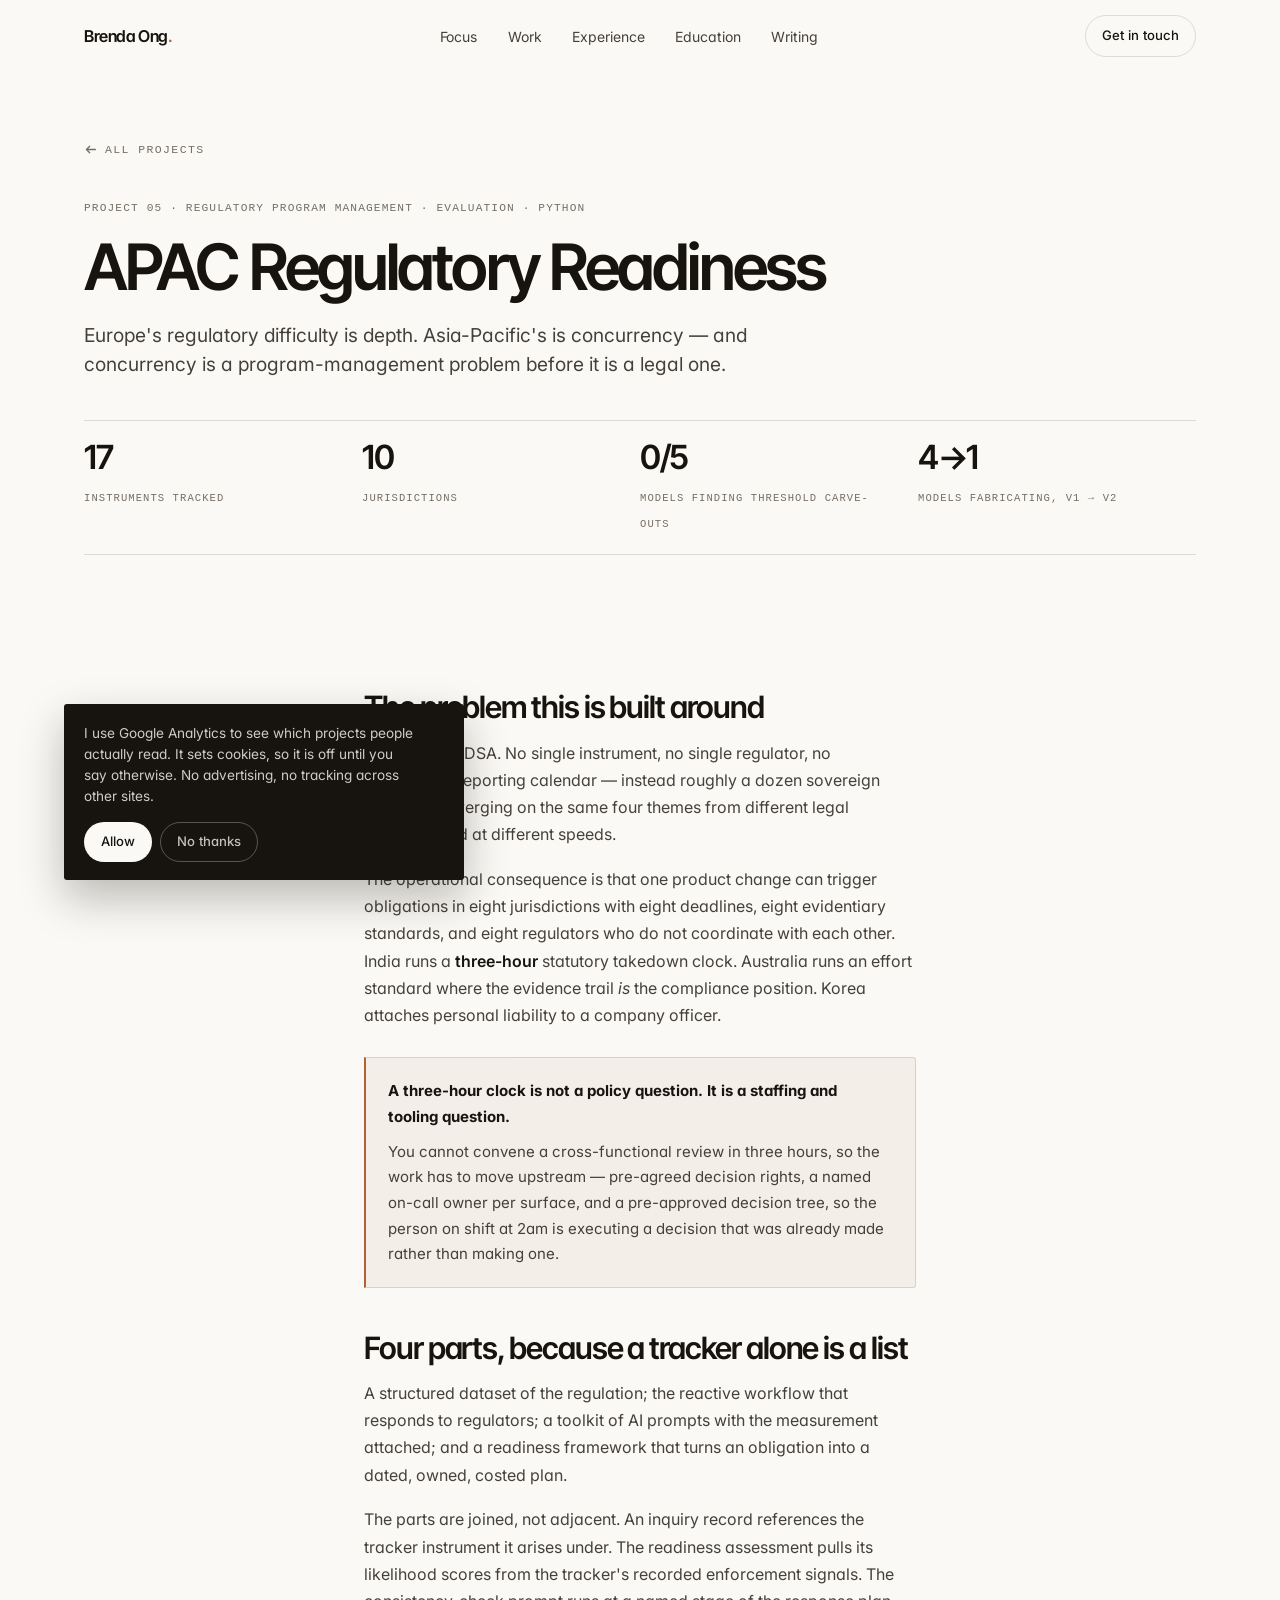
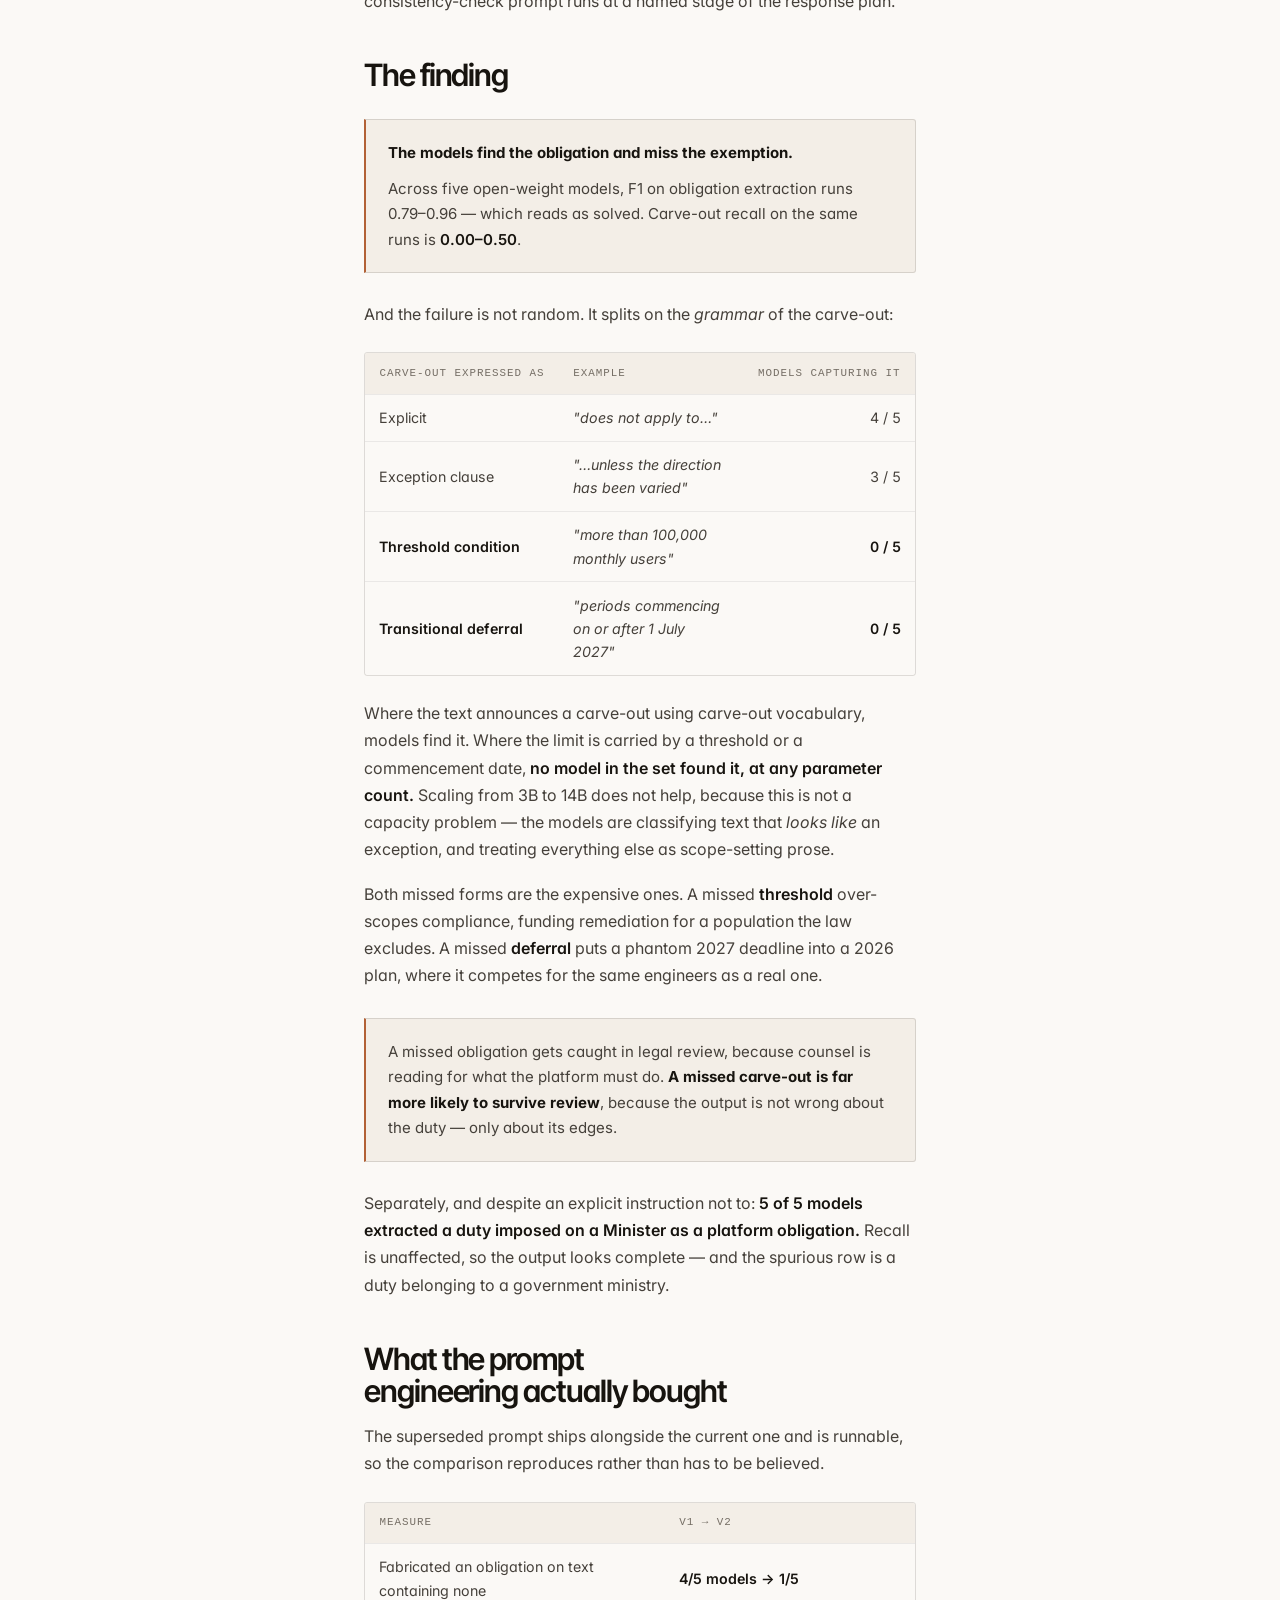
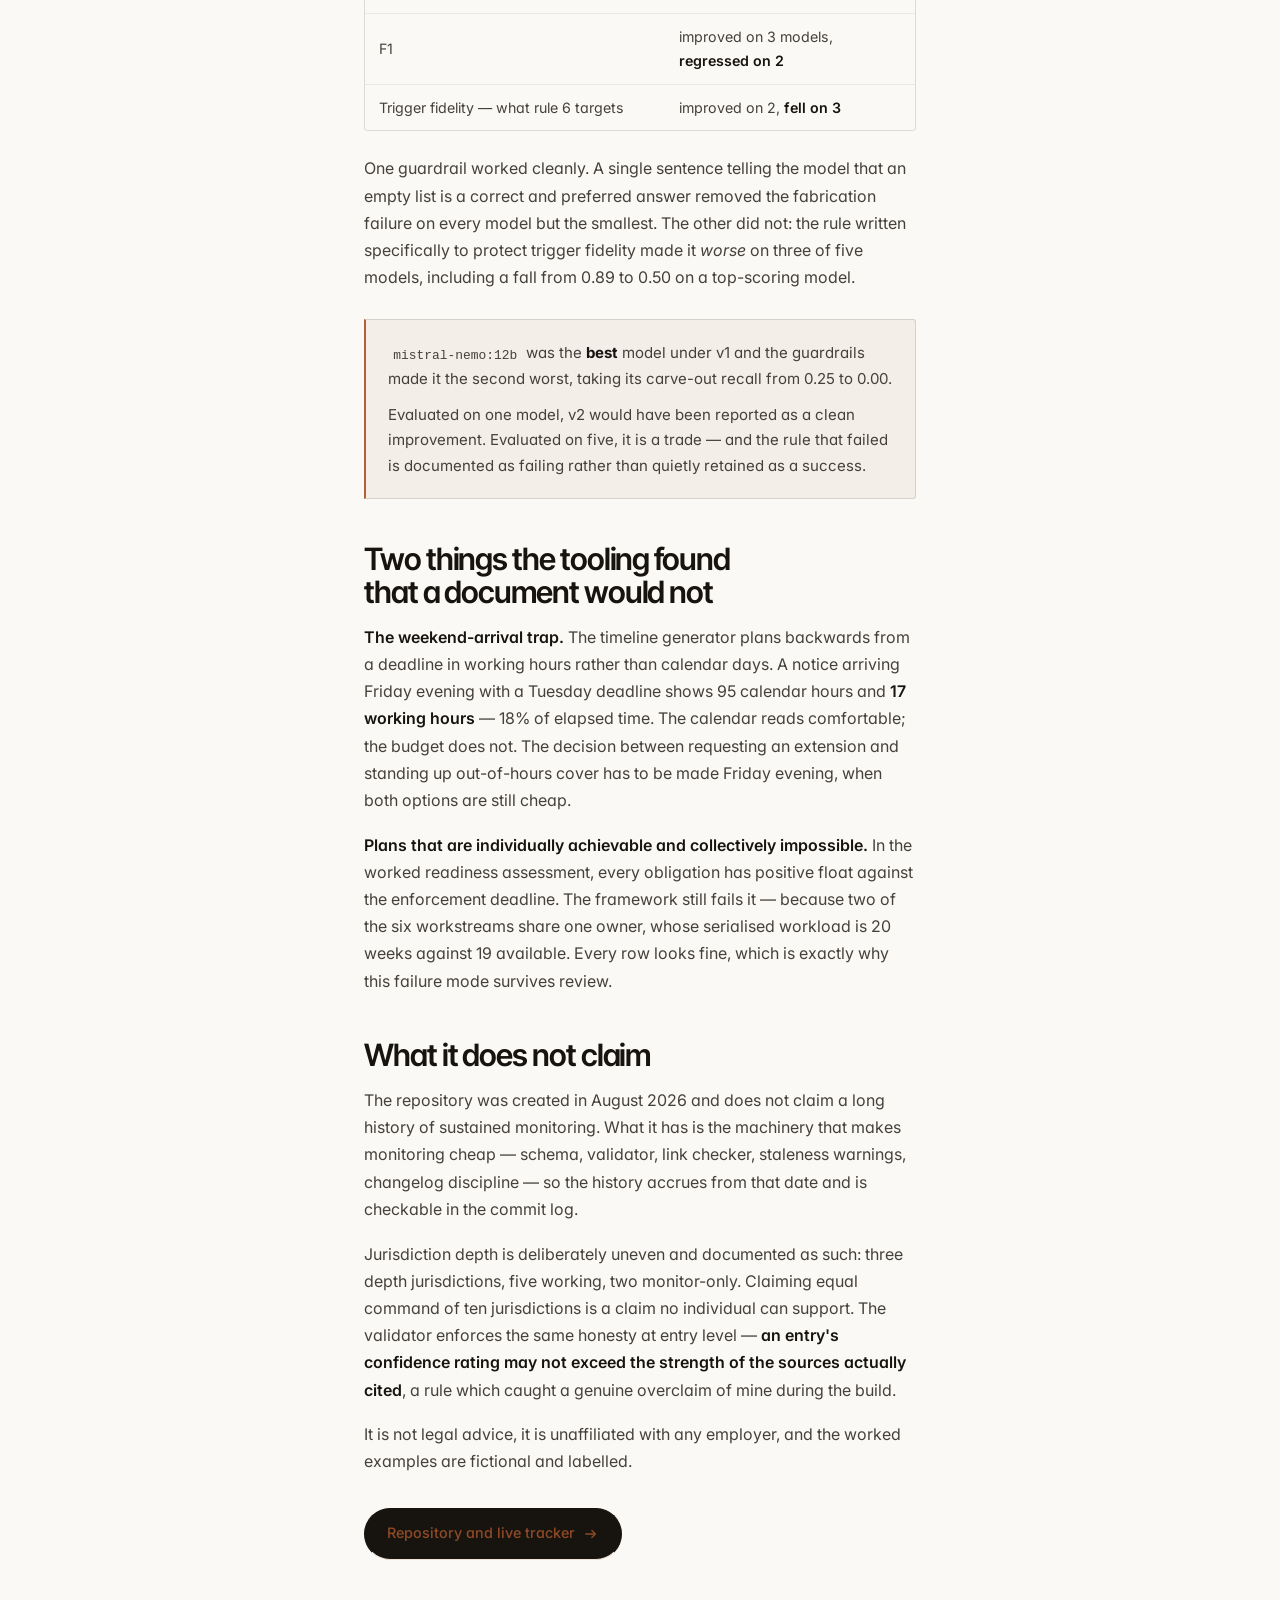
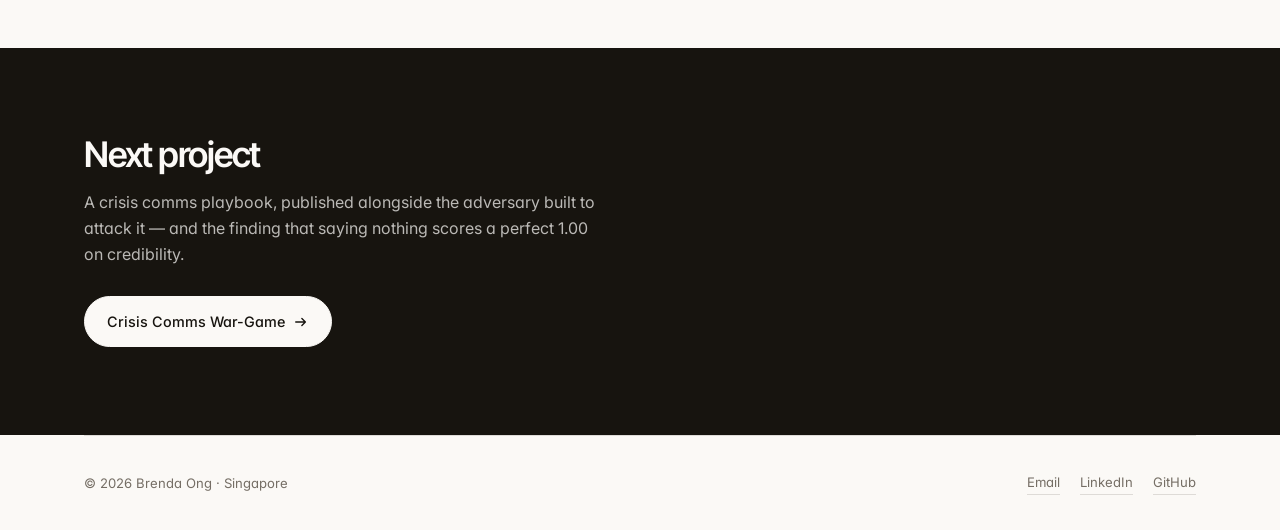
<file: work/apac-regulatory-readiness.html>
<!doctype html>
<html lang="en">
<head>
<meta charset="utf-8">
<meta name="viewport" content="width=device-width, initial-scale=1">
<title>APAC Regulatory Readiness — Brenda Ong</title>
<meta name="description" content="A maintained tracker of platform regulation across ten APAC jurisdictions, and the measured finding that AI obligation-extraction misses the carve-outs that cost the most.">
<link rel="canonical" href="https://brendaong.com/work/apac-regulatory-readiness.html">
<meta property="og:type" content="article">
<meta property="og:title" content="APAC Regulatory Readiness">
<meta property="og:description" content="Models find the obligation and miss the exemption — 0 of 5 on threshold conditions and transitional deferrals.">
<meta name="twitter:card" content="summary_large_image">
<link rel="preconnect" href="https://fonts.googleapis.com">
<link rel="preconnect" href="https://fonts.gstatic.com" crossorigin>
<link href="https://fonts.googleapis.com/css2?family=Inter:wght@400;500;600&family=Inter+Tight:wght@500;600;700&display=swap" rel="stylesheet">
<link rel="stylesheet" href="../assets/css/style.css">
<link rel="icon" href="data:image/svg+xml,<svg xmlns='http://www.w3.org/2000/svg' viewBox='0 0 100 100'><rect width='100' height='100' rx='18' fill='%2317140F'/><text y='72' x='50' text-anchor='middle' font-family='Helvetica,Arial' font-weight='600' font-size='60' fill='%23B26136'>B</text></svg>">
</head>
<body>
<a class="skip" href="#main">Skip to content</a>

<nav class="nav" id="nav">
  <div class="wrap nav__inner">
    <a class="nav__brand" href="../index.html">Brenda&nbsp;Ong<span class="dot">.</span></a>
    <ul class="nav__links">
      <li><a href="../index.html#focus">Focus</a></li>
      <li><a href="../index.html#work">Work</a></li>
      <li><a href="../index.html#experience">Experience</a></li>
      <li><a href="../index.html#education">Education</a></li>
      <li><a href="../index.html#writing">Writing</a></li>
    </ul>
    <a class="nav__cta" href="../index.html#contact">Get in touch</a>
  </div>
</nav>

<main id="main">

  <header class="cs__head wrap">
    <a class="cs__back" href="../index.html#work">
      <svg width="13" height="13" viewBox="0 0 16 16" fill="none" aria-hidden="true"><path d="M14 8H3m0 0l4-4M3 8l4 4" stroke="currentColor" stroke-width="1.6" stroke-linecap="round" stroke-linejoin="round"/></svg>
      All projects
    </a>
    <div class="project__kind" style="margin-bottom:1rem;">Project 05 · Regulatory program management · Evaluation · Python</div>
    <h1>APAC Regulatory Readiness</h1>
    <p class="cs__lead">
      Europe's regulatory difficulty is depth. Asia-Pacific's is concurrency — and
      concurrency is a program-management problem before it is a legal one.
    </p>

    <div class="cs__facts">
      <div class="cs__fact"><b>17</b><span>Instruments tracked</span></div>
      <div class="cs__fact"><b>10</b><span>Jurisdictions</span></div>
      <div class="cs__fact"><b>0/5</b><span>Models finding threshold carve-outs</span></div>
      <div class="cs__fact"><b>4→1</b><span>Models fabricating, v1 → v2</span></div>
    </div>
  </header>

  <section class="section section--tight">
    <div class="wrap prose">

      <h2>The problem this is built around</h2>
      <p>
        APAC has no DSA. No single instrument, no single regulator, no harmonised reporting
        calendar — instead roughly a dozen sovereign regimes converging on the same four
        themes from different legal traditions and at different speeds.
      </p>
      <p>
        The operational consequence is that one product change can trigger obligations in
        eight jurisdictions with eight deadlines, eight evidentiary standards, and eight
        regulators who do not coordinate with each other. India runs a
        <strong>three-hour</strong> statutory takedown clock. Australia runs an effort
        standard where the evidence trail <em>is</em> the compliance position. Korea attaches
        personal liability to a company officer.
      </p>
      <div class="callout">
        <p>
          <b>A three-hour clock is not a policy question. It is a staffing and tooling question.</b>
        </p>
        <p>
          You cannot convene a cross-functional review in three hours, so the work has to move
          upstream — pre-agreed decision rights, a named on-call owner per surface, and a
          pre-approved decision tree, so the person on shift at 2am is executing a decision
          that was already made rather than making one.
        </p>
      </div>

      <h2>Four parts, because a tracker alone is a list</h2>
      <p>
        A structured dataset of the regulation; the reactive workflow that responds to
        regulators; a toolkit of AI prompts with the measurement attached; and a readiness
        framework that turns an obligation into a dated, owned, costed plan.
      </p>
      <p>
        The parts are joined, not adjacent. An inquiry record references the tracker
        instrument it arises under. The readiness assessment pulls its likelihood scores from
        the tracker's recorded enforcement signals. The consistency-check prompt runs at a
        named stage of the response plan.
      </p>

      <h2>The finding</h2>
      <div class="callout">
        <p><b>The models find the obligation and miss the exemption.</b></p>
        <p>
          Across five open-weight models, F1 on obligation extraction runs 0.79–0.96 — which
          reads as solved. Carve-out recall on the same runs is <strong>0.00–0.50</strong>.
        </p>
      </div>
      <p>And the failure is not random. It splits on the <em>grammar</em> of the carve-out:</p>

      <div class="tbl-wrap">
        <table>
          <thead><tr><th>Carve-out expressed as</th><th>Example</th><th class="num-col">Models capturing it</th></tr></thead>
          <tbody>
            <tr><td>Explicit</td><td><em>"does not apply to…"</em></td><td class="num-col">4 / 5</td></tr>
            <tr><td>Exception clause</td><td><em>"…unless the direction has been varied"</em></td><td class="num-col">3 / 5</td></tr>
            <tr><td><strong>Threshold condition</strong></td><td><em>"more than 100,000 monthly users"</em></td><td class="num-col"><strong>0 / 5</strong></td></tr>
            <tr><td><strong>Transitional deferral</strong></td><td><em>"periods commencing on or after 1 July 2027"</em></td><td class="num-col"><strong>0 / 5</strong></td></tr>
          </tbody>
        </table>
      </div>

      <p>
        Where the text announces a carve-out using carve-out vocabulary, models find it. Where
        the limit is carried by a threshold or a commencement date, <strong>no model in the set
        found it, at any parameter count.</strong> Scaling from 3B to 14B does not help,
        because this is not a capacity problem — the models are classifying text that
        <em>looks like</em> an exception, and treating everything else as scope-setting prose.
      </p>
      <p>
        Both missed forms are the expensive ones. A missed <strong>threshold</strong>
        over-scopes compliance, funding remediation for a population the law excludes. A
        missed <strong>deferral</strong> puts a phantom 2027 deadline into a 2026 plan, where
        it competes for the same engineers as a real one.
      </p>
      <div class="callout">
        <p>
          A missed obligation gets caught in legal review, because counsel is reading for what
          the platform must do. <b>A missed carve-out is far more likely to survive review</b>,
          because the output is not wrong about the duty — only about its edges.
        </p>
      </div>
      <p>
        Separately, and despite an explicit instruction not to:
        <strong>5 of 5 models extracted a duty imposed on a Minister as a platform
        obligation.</strong> Recall is unaffected, so the output looks complete — and the
        spurious row is a duty belonging to a government ministry.
      </p>

      <h2>What the prompt engineering actually bought</h2>
      <p>
        The superseded prompt ships alongside the current one and is runnable, so the
        comparison reproduces rather than has to be believed.
      </p>

      <div class="tbl-wrap">
        <table>
          <thead><tr><th>Measure</th><th>v1 → v2</th></tr></thead>
          <tbody>
            <tr><td>Fabricated an obligation on text containing none</td><td><strong>4/5 models → 1/5</strong></td></tr>
            <tr><td>F1</td><td>improved on 3 models, <strong>regressed on 2</strong></td></tr>
            <tr><td>Trigger fidelity — what rule 6 targets</td><td>improved on 2, <strong>fell on 3</strong></td></tr>
          </tbody>
        </table>
      </div>

      <p>
        One guardrail worked cleanly. A single sentence telling the model that an empty list
        is a correct and preferred answer removed the fabrication failure on every model but
        the smallest. The other did not: the rule written specifically to protect trigger
        fidelity made it <em>worse</em> on three of five models, including a fall from 0.89 to
        0.50 on a top-scoring model.
      </p>
      <div class="callout">
        <p>
          <code>mistral-nemo:12b</code> was the <b>best</b> model under v1 and the guardrails
          made it the second worst, taking its carve-out recall from 0.25 to 0.00.
        </p>
        <p>
          Evaluated on one model, v2 would have been reported as a clean improvement.
          Evaluated on five, it is a trade — and the rule that failed is documented as failing
          rather than quietly retained as a success.
        </p>
      </div>

      <h2>Two things the tooling found that a document would not</h2>
      <p>
        <strong>The weekend-arrival trap.</strong> The timeline generator plans backwards from
        a deadline in working hours rather than calendar days. A notice arriving Friday
        evening with a Tuesday deadline shows 95 calendar hours and
        <strong>17 working hours</strong> — 18% of elapsed time. The calendar reads
        comfortable; the budget does not. The decision between requesting an extension and
        standing up out-of-hours cover has to be made Friday evening, when both options are
        still cheap.
      </p>
      <p>
        <strong>Plans that are individually achievable and collectively impossible.</strong>
        In the worked readiness assessment, every obligation has positive float against the
        enforcement deadline. The framework still fails it — because two of the six
        workstreams share one owner, whose serialised workload is 20 weeks against 19
        available. Every row looks fine, which is exactly why this failure mode survives
        review.
      </p>

      <h2>What it does not claim</h2>
      <p>
        The repository was created in August 2026 and does not claim a long history of
        sustained monitoring. What it has is the machinery that makes monitoring cheap —
        schema, validator, link checker, staleness warnings, changelog discipline — so the
        history accrues from that date and is checkable in the commit log.
      </p>
      <p>
        Jurisdiction depth is deliberately uneven and documented as such: three depth
        jurisdictions, five working, two monitor-only. Claiming equal command of ten
        jurisdictions is a claim no individual can support. The validator enforces the same
        honesty at entry level — <strong>an entry's confidence rating may not exceed the
        strength of the sources actually cited</strong>, a rule which caught a genuine
        overclaim of mine during the build.
      </p>
      <p>
        It is not legal advice, it is unaffiliated with any employer, and the worked examples
        are fictional and labelled.
      </p>

      <p style="margin-top:2rem;">
        <a class="btn" href="https://github.com/bibiong/apac-regulatory-readiness" target="_blank" rel="noopener">
          Repository and live tracker
          <svg width="14" height="14" viewBox="0 0 16 16" fill="none" aria-hidden="true"><path d="M2 8h11m0 0L9 4m4 4l-4 4" stroke="currentColor" stroke-width="1.6" stroke-linecap="round" stroke-linejoin="round"/></svg>
        </a>
      </p>

    </div>
  </section>

  <section class="section dark section--tight">
    <div class="wrap">
      <h2 style="font-size:clamp(1.5rem,3vw,2.2rem);margin-bottom:1rem;">Next project</h2>
      <p style="max-width:56ch;margin-bottom:1.75rem;">
        A crisis comms playbook, published alongside the adversary built to attack it —
        and the finding that saying nothing scores a perfect 1.00 on credibility.
      </p>
      <a class="btn" href="crisis-comms-wargame.html">
        Crisis Comms War-Game
        <svg width="14" height="14" viewBox="0 0 16 16" fill="none" aria-hidden="true"><path d="M2 8h11m0 0L9 4m4 4l-4 4" stroke="currentColor" stroke-width="1.6" stroke-linecap="round" stroke-linejoin="round"/></svg>
      </a>
    </div>
  </section>

  <div class="wrap">
    <footer class="foot">
      <div>© <span id="yr">2026</span> Brenda Ong · Singapore</div>
      <div class="foot__links">
        <a href="mailto:bihuiong@outlook.com">Email</a>
        <a href="https://www.linkedin.com/in/brenda-ong-4655aa3a/" target="_blank" rel="noopener">LinkedIn</a>
        <a href="https://github.com/bibiong" target="_blank" rel="noopener">GitHub</a>
      </div>
    </footer>
  </div>

</main>
<!-- ============ COOKIE CONSENT ============ -->
<div class="consent" id="consent-banner" role="region" aria-label="Cookie notice">
  <p>
    I use Google Analytics to see which projects people actually read. It sets
    cookies, so it is off until you say otherwise. No advertising, no tracking
    across other sites.
  </p>
  <div class="consent__actions">
    <button class="consent__btn consent__btn--yes" type="button" data-consent-accept>Allow</button>
    <button class="consent__btn consent__btn--no" type="button" data-consent-decline>No thanks</button>
  </div>
</div>

<script src="../assets/js/analytics.js" defer></script>
<script src="../assets/js/main.js" defer></script>
</body>
</html>
</file>
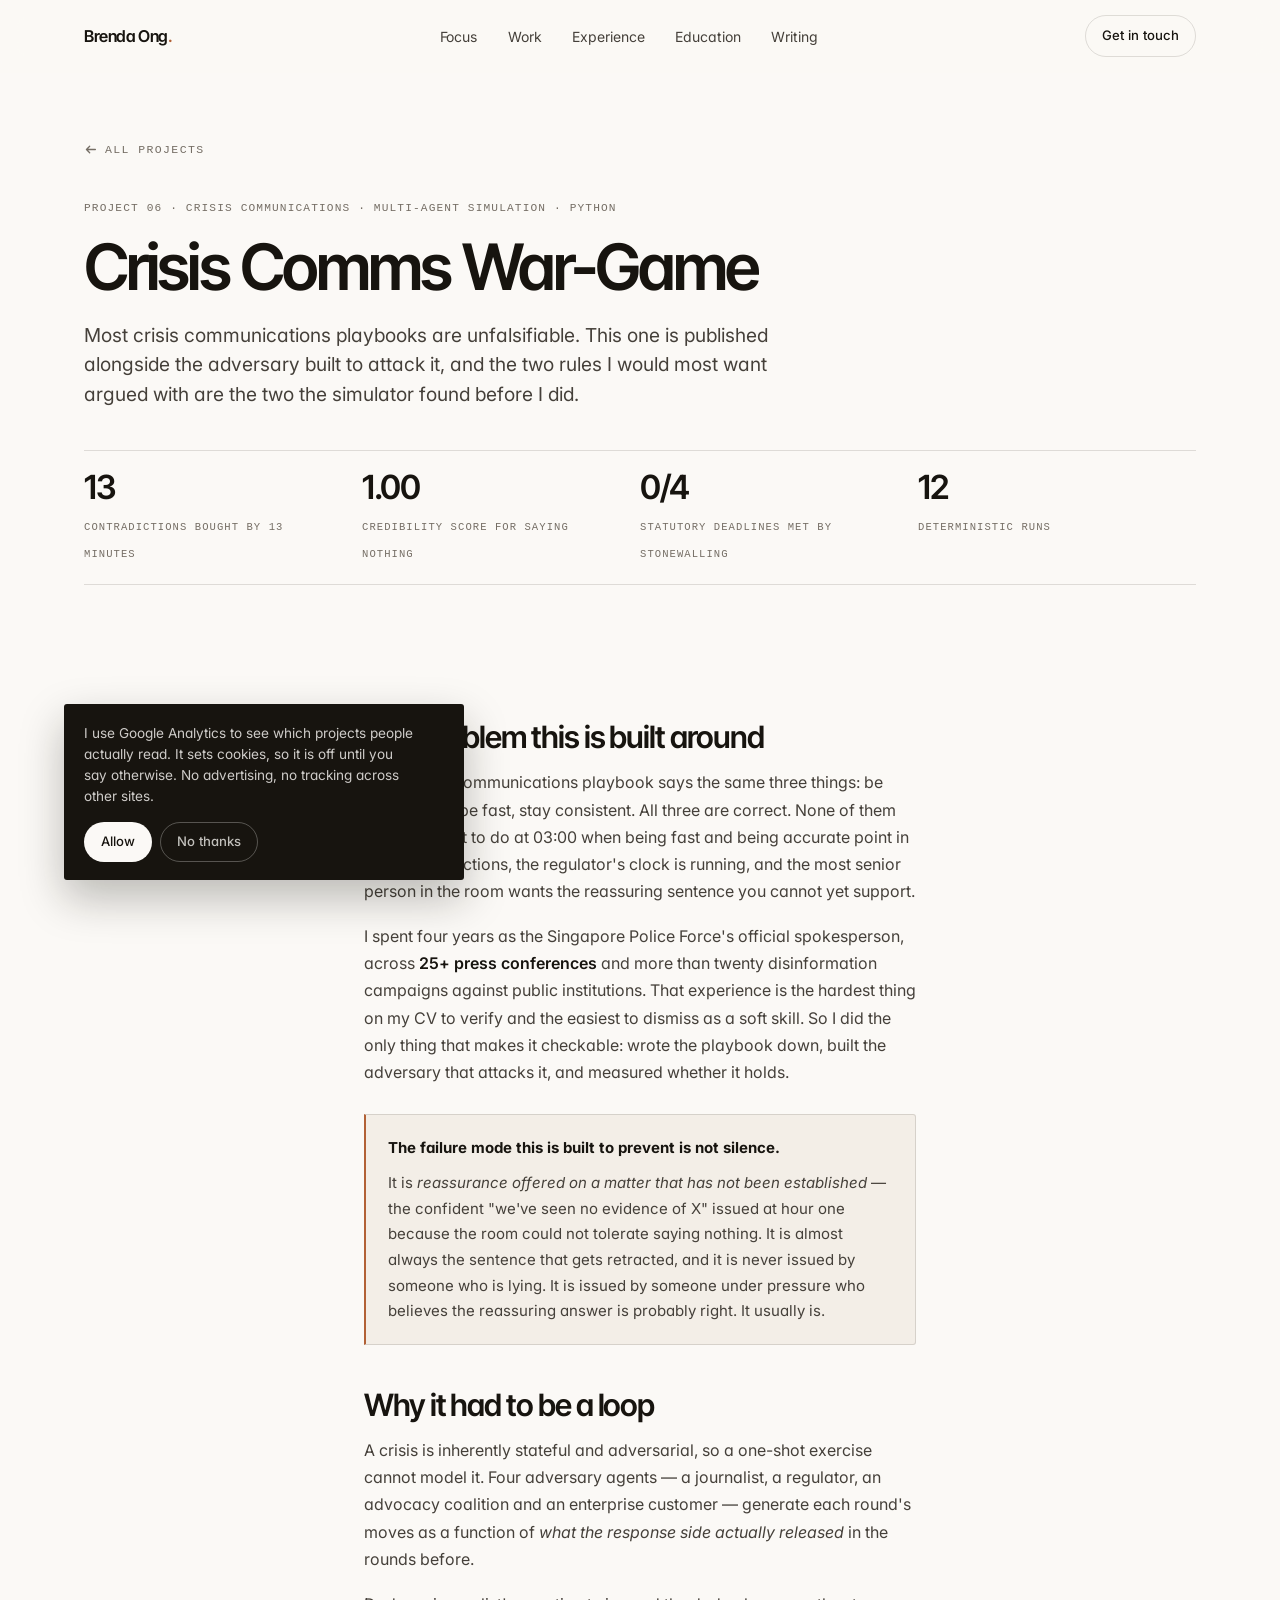
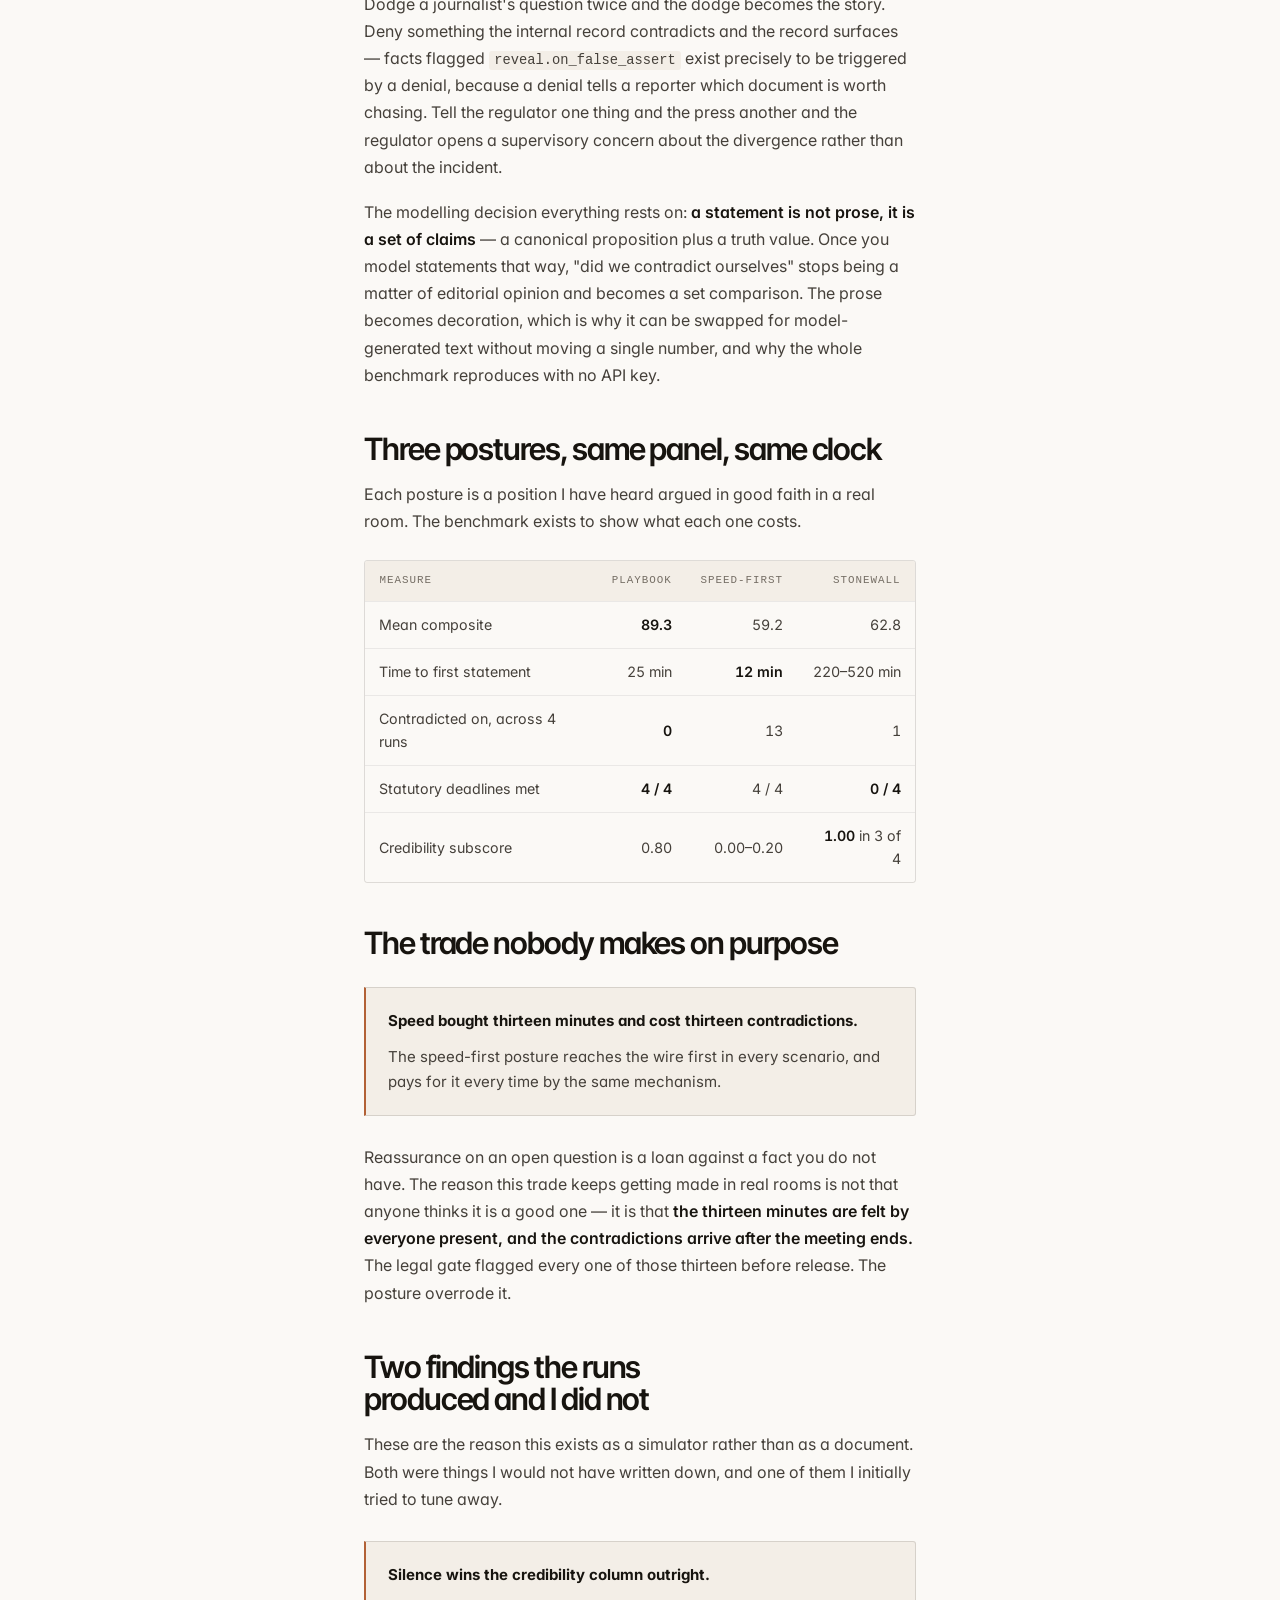
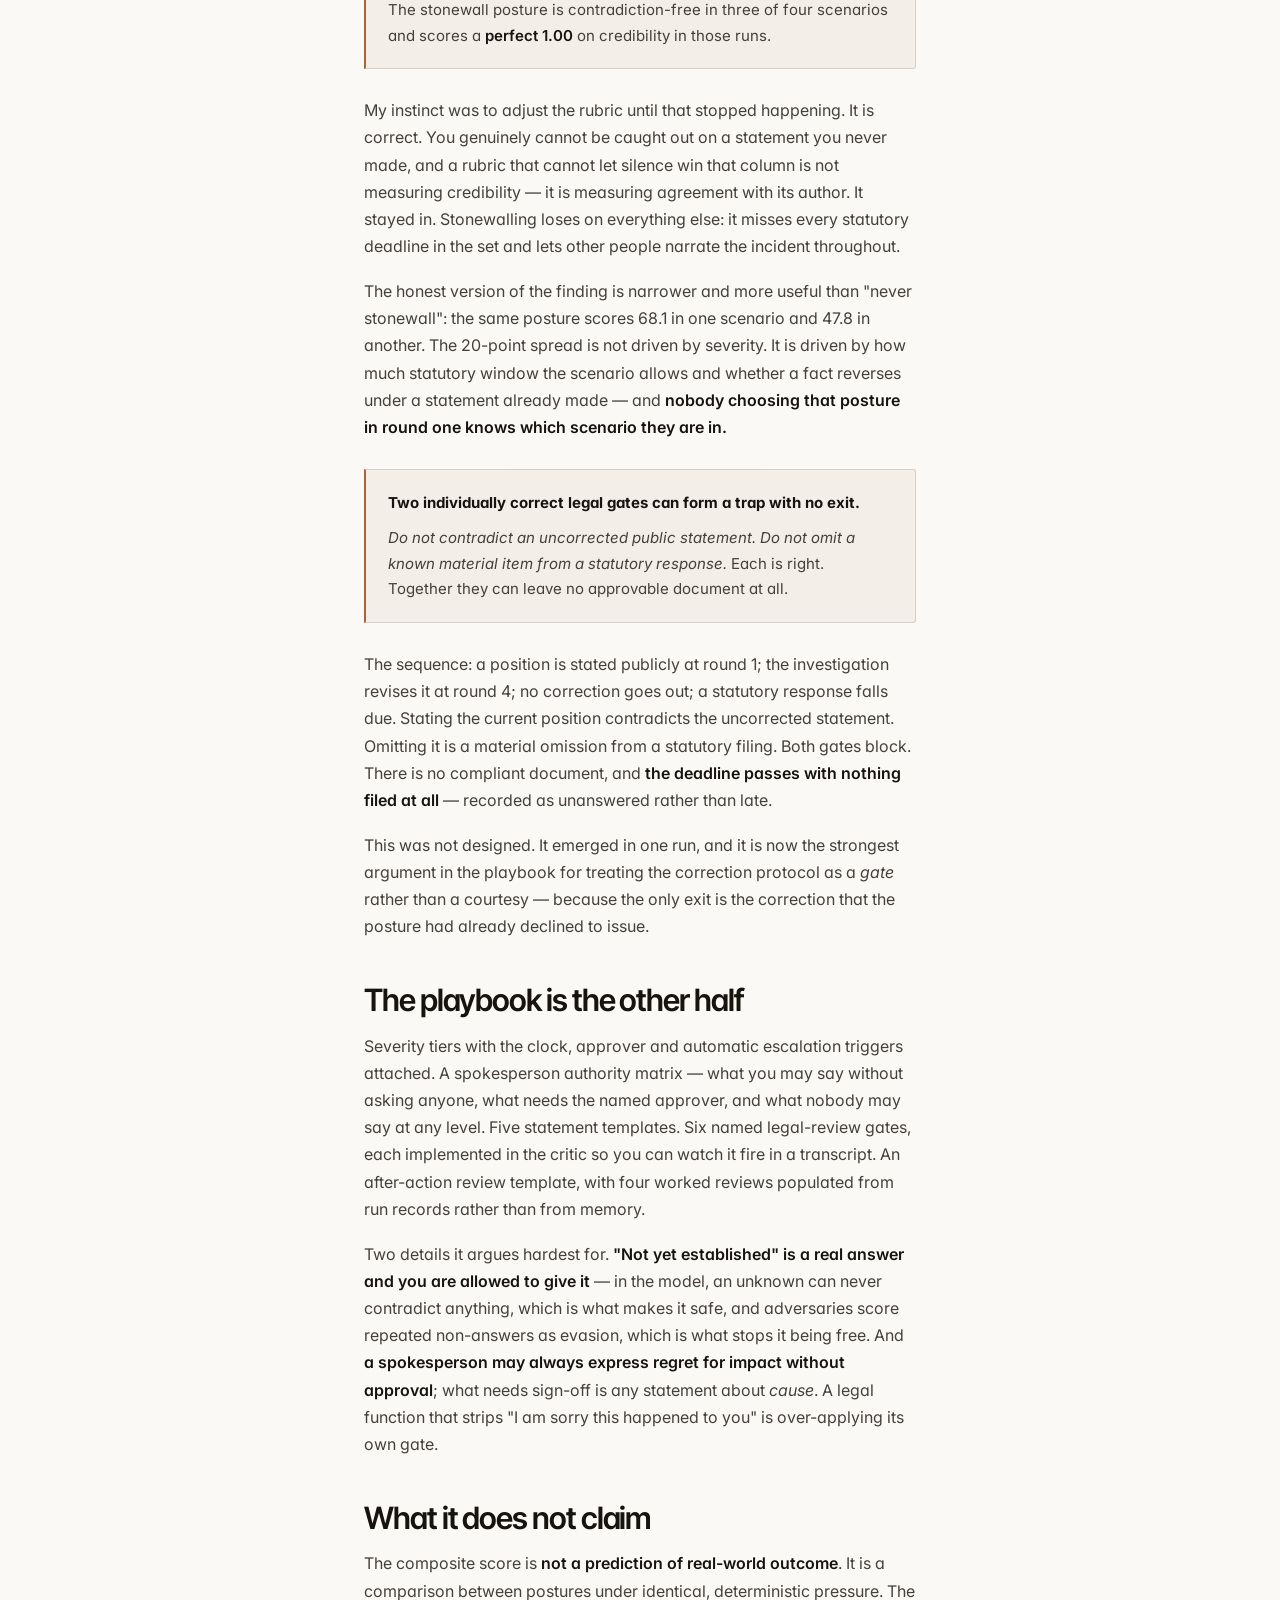
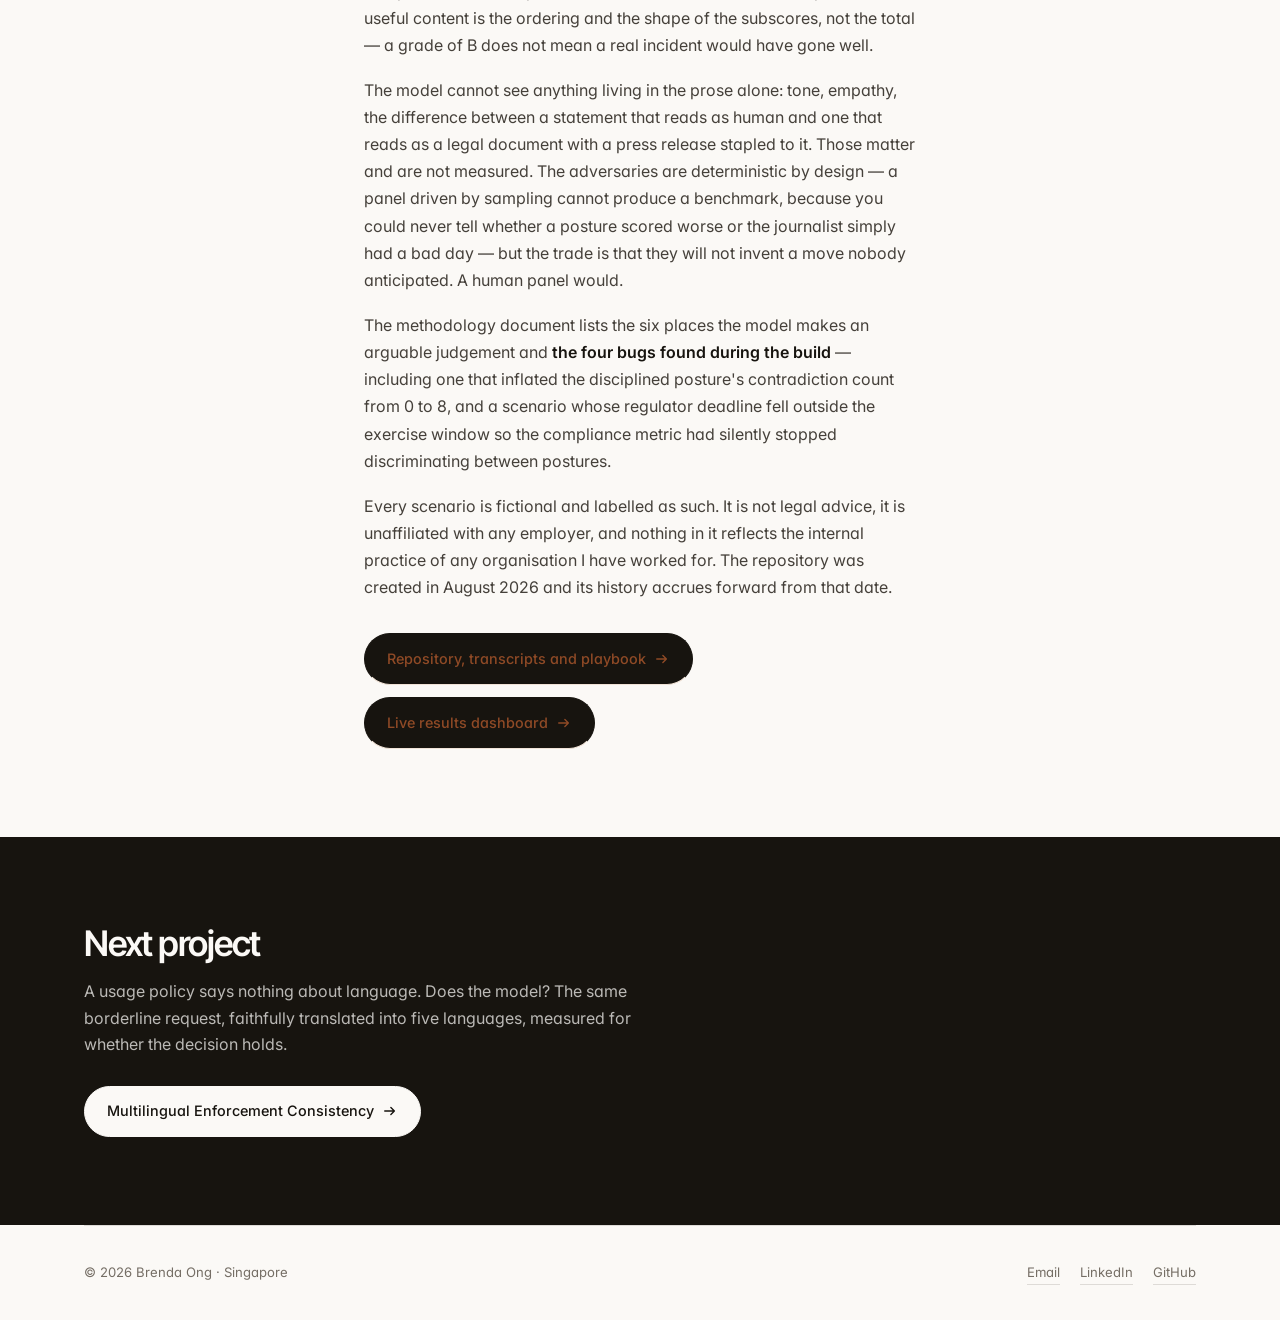
<file: work/crisis-comms-wargame.html>
<!doctype html>
<html lang="en">
<head>
<meta charset="utf-8">
<meta name="viewport" content="width=device-width, initial-scale=1">
<title>Crisis Comms War-Game — Brenda Ong</title>
<meta name="description" content="An adversarial multi-agent simulator for AI-safety crisis communications, published alongside the playbook it exists to test — and the two findings that emerged from the runs rather than being designed in.">
<link rel="canonical" href="https://brendaong.com/work/crisis-comms-wargame.html">
<meta property="og:type" content="article">
<meta property="og:title" content="Crisis Comms War-Game">
<meta property="og:description" content="Saying nothing scores a perfect 1.00 on credibility. That is not a bug in the rubric — and it is not a defence of silence either.">
<meta name="twitter:card" content="summary_large_image">
<link rel="preconnect" href="https://fonts.googleapis.com">
<link rel="preconnect" href="https://fonts.gstatic.com" crossorigin>
<link href="https://fonts.googleapis.com/css2?family=Inter:wght@400;500;600&family=Inter+Tight:wght@500;600;700&display=swap" rel="stylesheet">
<link rel="stylesheet" href="../assets/css/style.css">
<link rel="icon" href="data:image/svg+xml,<svg xmlns='http://www.w3.org/2000/svg' viewBox='0 0 100 100'><rect width='100' height='100' rx='18' fill='%2317140F'/><text y='72' x='50' text-anchor='middle' font-family='Helvetica,Arial' font-weight='600' font-size='60' fill='%23B26136'>B</text></svg>">
</head>
<body>
<a class="skip" href="#main">Skip to content</a>

<nav class="nav" id="nav">
  <div class="wrap nav__inner">
    <a class="nav__brand" href="../index.html">Brenda&nbsp;Ong<span class="dot">.</span></a>
    <ul class="nav__links">
      <li><a href="../index.html#focus">Focus</a></li>
      <li><a href="../index.html#work">Work</a></li>
      <li><a href="../index.html#experience">Experience</a></li>
      <li><a href="../index.html#education">Education</a></li>
      <li><a href="../index.html#writing">Writing</a></li>
    </ul>
    <a class="nav__cta" href="../index.html#contact">Get in touch</a>
  </div>
</nav>

<main id="main">

  <header class="cs__head wrap">
    <a class="cs__back" href="../index.html#work">
      <svg width="13" height="13" viewBox="0 0 16 16" fill="none" aria-hidden="true"><path d="M14 8H3m0 0l4-4M3 8l4 4" stroke="currentColor" stroke-width="1.6" stroke-linecap="round" stroke-linejoin="round"/></svg>
      All projects
    </a>
    <div class="project__kind" style="margin-bottom:1rem;">Project 06 · Crisis communications · Multi-agent simulation · Python</div>
    <h1>Crisis Comms War-Game</h1>
    <p class="cs__lead">
      Most crisis communications playbooks are unfalsifiable. This one is published
      alongside the adversary built to attack it, and the two rules I would most want
      argued with are the two the simulator found before I did.
    </p>

    <div class="cs__facts">
      <div class="cs__fact"><b>13</b><span>Contradictions bought by 13 minutes</span></div>
      <div class="cs__fact"><b>1.00</b><span>Credibility score for saying nothing</span></div>
      <div class="cs__fact"><b>0/4</b><span>Statutory deadlines met by stonewalling</span></div>
      <div class="cs__fact"><b>12</b><span>Deterministic runs</span></div>
    </div>
  </header>

  <section class="section section--tight">
    <div class="wrap prose">

      <h2>The problem this is built around</h2>
      <p>
        Every crisis communications playbook says the same three things: be transparent, be
        fast, stay consistent. All three are correct. None of them tells you what to do at
        03:00 when being fast and being accurate point in opposite directions, the
        regulator's clock is running, and the most senior person in the room wants the
        reassuring sentence you cannot yet support.
      </p>
      <p>
        I spent four years as the Singapore Police Force's official spokesperson, across
        <strong>25+ press conferences</strong> and more than twenty disinformation campaigns
        against public institutions. That experience is the hardest thing on my CV to
        verify and the easiest to dismiss as a soft skill. So I did the only thing that
        makes it checkable: wrote the playbook down, built the adversary that attacks it,
        and measured whether it holds.
      </p>
      <div class="callout">
        <p>
          <b>The failure mode this is built to prevent is not silence.</b>
        </p>
        <p>
          It is <em>reassurance offered on a matter that has not been established</em> — the
          confident "we've seen no evidence of X" issued at hour one because the room could
          not tolerate saying nothing. It is almost always the sentence that gets retracted,
          and it is never issued by someone who is lying. It is issued by someone under
          pressure who believes the reassuring answer is probably right. It usually is.
        </p>
      </div>

      <h2>Why it had to be a loop</h2>
      <p>
        A crisis is inherently stateful and adversarial, so a one-shot exercise cannot
        model it. Four adversary agents — a journalist, a regulator, an advocacy coalition
        and an enterprise customer — generate each round's moves as a function of
        <em>what the response side actually released</em> in the rounds before.
      </p>
      <p>
        Dodge a journalist's question twice and the dodge becomes the story. Deny something
        the internal record contradicts and the record surfaces — facts flagged
        <code>reveal.on_false_assert</code> exist precisely to be triggered by a denial,
        because a denial tells a reporter which document is worth chasing. Tell the
        regulator one thing and the press another and the regulator opens a supervisory
        concern about the divergence rather than about the incident.
      </p>
      <p>
        The modelling decision everything rests on: <strong>a statement is not prose, it is
        a set of claims</strong> — a canonical proposition plus a truth value. Once you
        model statements that way, "did we contradict ourselves" stops being a matter of
        editorial opinion and becomes a set comparison. The prose becomes decoration, which
        is why it can be swapped for model-generated text without moving a single number,
        and why the whole benchmark reproduces with no API key.
      </p>

      <h2>Three postures, same panel, same clock</h2>
      <p>
        Each posture is a position I have heard argued in good faith in a real room. The
        benchmark exists to show what each one costs.
      </p>

      <div class="tbl-wrap">
        <table>
          <thead><tr><th>Measure</th><th class="num-col">Playbook</th><th class="num-col">Speed-first</th><th class="num-col">Stonewall</th></tr></thead>
          <tbody>
            <tr><td>Mean composite</td><td class="num-col"><strong>89.3</strong></td><td class="num-col">59.2</td><td class="num-col">62.8</td></tr>
            <tr><td>Time to first statement</td><td class="num-col">25 min</td><td class="num-col"><strong>12 min</strong></td><td class="num-col">220–520 min</td></tr>
            <tr><td>Contradicted on, across 4 runs</td><td class="num-col"><strong>0</strong></td><td class="num-col">13</td><td class="num-col">1</td></tr>
            <tr><td>Statutory deadlines met</td><td class="num-col"><strong>4 / 4</strong></td><td class="num-col">4 / 4</td><td class="num-col"><strong>0 / 4</strong></td></tr>
            <tr><td>Credibility subscore</td><td class="num-col">0.80</td><td class="num-col">0.00–0.20</td><td class="num-col"><strong>1.00</strong> in 3 of 4</td></tr>
          </tbody>
        </table>
      </div>

      <h2>The trade nobody makes on purpose</h2>
      <div class="callout">
        <p><b>Speed bought thirteen minutes and cost thirteen contradictions.</b></p>
        <p>
          The speed-first posture reaches the wire first in every scenario, and pays for it
          every time by the same mechanism.
        </p>
      </div>
      <p>
        Reassurance on an open question is a loan against a fact you do not have. The reason
        this trade keeps getting made in real rooms is not that anyone thinks it is a good
        one — it is that <strong>the thirteen minutes are felt by everyone present, and the
        contradictions arrive after the meeting ends.</strong> The legal gate flagged every
        one of those thirteen before release. The posture overrode it.
      </p>

      <h2>Two findings the runs produced and I did not</h2>
      <p>
        These are the reason this exists as a simulator rather than as a document. Both were
        things I would not have written down, and one of them I initially tried to tune
        away.
      </p>

      <div class="callout">
        <p><b>Silence wins the credibility column outright.</b></p>
        <p>
          The stonewall posture is contradiction-free in three of four scenarios and scores
          a <strong>perfect 1.00</strong> on credibility in those runs.
        </p>
      </div>
      <p>
        My instinct was to adjust the rubric until that stopped happening. It is correct.
        You genuinely cannot be caught out on a statement you never made, and a rubric that
        cannot let silence win that column is not measuring credibility — it is measuring
        agreement with its author. It stayed in. Stonewalling loses on everything else: it
        misses every statutory deadline in the set and lets other people narrate the
        incident throughout.
      </p>
      <p>
        The honest version of the finding is narrower and more useful than "never
        stonewall": the same posture scores 68.1 in one scenario and 47.8 in another. The
        20-point spread is not driven by severity. It is driven by how much statutory window
        the scenario allows and whether a fact reverses under a statement already made —
        and <strong>nobody choosing that posture in round one knows which scenario they are
        in.</strong>
      </p>

      <div class="callout">
        <p><b>Two individually correct legal gates can form a trap with no exit.</b></p>
        <p>
          <em>Do not contradict an uncorrected public statement.</em>
          <em>Do not omit a known material item from a statutory response.</em>
          Each is right. Together they can leave no approvable document at all.
        </p>
      </div>
      <p>
        The sequence: a position is stated publicly at round 1; the investigation revises it
        at round 4; no correction goes out; a statutory response falls due. Stating the
        current position contradicts the uncorrected statement. Omitting it is a material
        omission from a statutory filing. Both gates block. There is no compliant document,
        and <strong>the deadline passes with nothing filed at all</strong> — recorded as
        unanswered rather than late.
      </p>
      <p>
        This was not designed. It emerged in one run, and it is now the strongest argument
        in the playbook for treating the correction protocol as a <em>gate</em> rather than
        a courtesy — because the only exit is the correction that the posture had already
        declined to issue.
      </p>

      <h2>The playbook is the other half</h2>
      <p>
        Severity tiers with the clock, approver and automatic escalation triggers attached.
        A spokesperson authority matrix — what you may say without asking anyone, what needs
        the named approver, and what nobody may say at any level. Five statement templates.
        Six named legal-review gates, each implemented in the critic so you can watch it
        fire in a transcript. An after-action review template, with four worked reviews
        populated from run records rather than from memory.
      </p>
      <p>
        Two details it argues hardest for. <strong>"Not yet established" is a real answer
        and you are allowed to give it</strong> — in the model, an unknown can never
        contradict anything, which is what makes it safe, and adversaries score repeated
        non-answers as evasion, which is what stops it being free. And
        <strong>a spokesperson may always express regret for impact without approval</strong>;
        what needs sign-off is any statement about <em>cause</em>. A legal function that
        strips "I am sorry this happened to you" is over-applying its own gate.
      </p>

      <h2>What it does not claim</h2>
      <p>
        The composite score is <strong>not a prediction of real-world outcome</strong>. It is
        a comparison between postures under identical, deterministic pressure. The useful
        content is the ordering and the shape of the subscores, not the total — a grade of B
        does not mean a real incident would have gone well.
      </p>
      <p>
        The model cannot see anything living in the prose alone: tone, empathy, the
        difference between a statement that reads as human and one that reads as a legal
        document with a press release stapled to it. Those matter and are not measured. The
        adversaries are deterministic by design — a panel driven by sampling cannot produce
        a benchmark, because you could never tell whether a posture scored worse or the
        journalist simply had a bad day — but the trade is that they will not invent a move
        nobody anticipated. A human panel would.
      </p>
      <p>
        The methodology document lists the six places the model makes an arguable judgement
        and <strong>the four bugs found during the build</strong> — including one that
        inflated the disciplined posture's contradiction count from 0 to 8, and a scenario
        whose regulator deadline fell outside the exercise window so the compliance metric
        had silently stopped discriminating between postures.
      </p>
      <p>
        Every scenario is fictional and labelled as such. It is not legal advice, it is
        unaffiliated with any employer, and nothing in it reflects the internal practice of
        any organisation I have worked for. The repository was created in August 2026 and
        its history accrues forward from that date.
      </p>

      <p style="margin-top:2rem;display:flex;gap:0.75rem;flex-wrap:wrap;">
        <a class="btn" href="https://github.com/bibiong/crisis-comms-wargame" target="_blank" rel="noopener">
          Repository, transcripts and playbook
          <svg width="14" height="14" viewBox="0 0 16 16" fill="none" aria-hidden="true"><path d="M2 8h11m0 0L9 4m4 4l-4 4" stroke="currentColor" stroke-width="1.6" stroke-linecap="round" stroke-linejoin="round"/></svg>
        </a>
        <a class="btn" href="https://bibiong.github.io/crisis-comms-wargame/" target="_blank" rel="noopener">
          Live results dashboard
          <svg width="14" height="14" viewBox="0 0 16 16" fill="none" aria-hidden="true"><path d="M2 8h11m0 0L9 4m4 4l-4 4" stroke="currentColor" stroke-width="1.6" stroke-linecap="round" stroke-linejoin="round"/></svg>
        </a>
      </p>

    </div>
  </section>

  <section class="section dark section--tight">
    <div class="wrap">
      <h2 style="font-size:clamp(1.5rem,3vw,2.2rem);margin-bottom:1rem;">Next project</h2>
      <p style="max-width:56ch;margin-bottom:1.75rem;">
        A usage policy says nothing about language. Does the model? The same borderline
        request, faithfully translated into five languages, measured for whether the
        decision holds.
      </p>
      <a class="btn" href="multilingual-enforcement-consistency.html">
        Multilingual Enforcement Consistency
        <svg width="14" height="14" viewBox="0 0 16 16" fill="none" aria-hidden="true"><path d="M2 8h11m0 0L9 4m4 4l-4 4" stroke="currentColor" stroke-width="1.6" stroke-linecap="round" stroke-linejoin="round"/></svg>
      </a>
    </div>
  </section>

  <div class="wrap">
    <footer class="foot">
      <div>© <span id="yr">2026</span> Brenda Ong · Singapore</div>
      <div class="foot__links">
        <a href="mailto:bihuiong@outlook.com">Email</a>
        <a href="https://www.linkedin.com/in/brenda-ong-4655aa3a/" target="_blank" rel="noopener">LinkedIn</a>
        <a href="https://github.com/bibiong" target="_blank" rel="noopener">GitHub</a>
      </div>
    </footer>
  </div>

</main>
<!-- ============ COOKIE CONSENT ============ -->
<div class="consent" id="consent-banner" role="region" aria-label="Cookie notice">
  <p>
    I use Google Analytics to see which projects people actually read. It sets
    cookies, so it is off until you say otherwise. No advertising, no tracking
    across other sites.
  </p>
  <div class="consent__actions">
    <button class="consent__btn consent__btn--yes" type="button" data-consent-accept>Allow</button>
    <button class="consent__btn consent__btn--no" type="button" data-consent-decline>No thanks</button>
  </div>
</div>

<script src="../assets/js/analytics.js" defer></script>
<script src="../assets/js/main.js" defer></script>
</body>
</html>
</file>
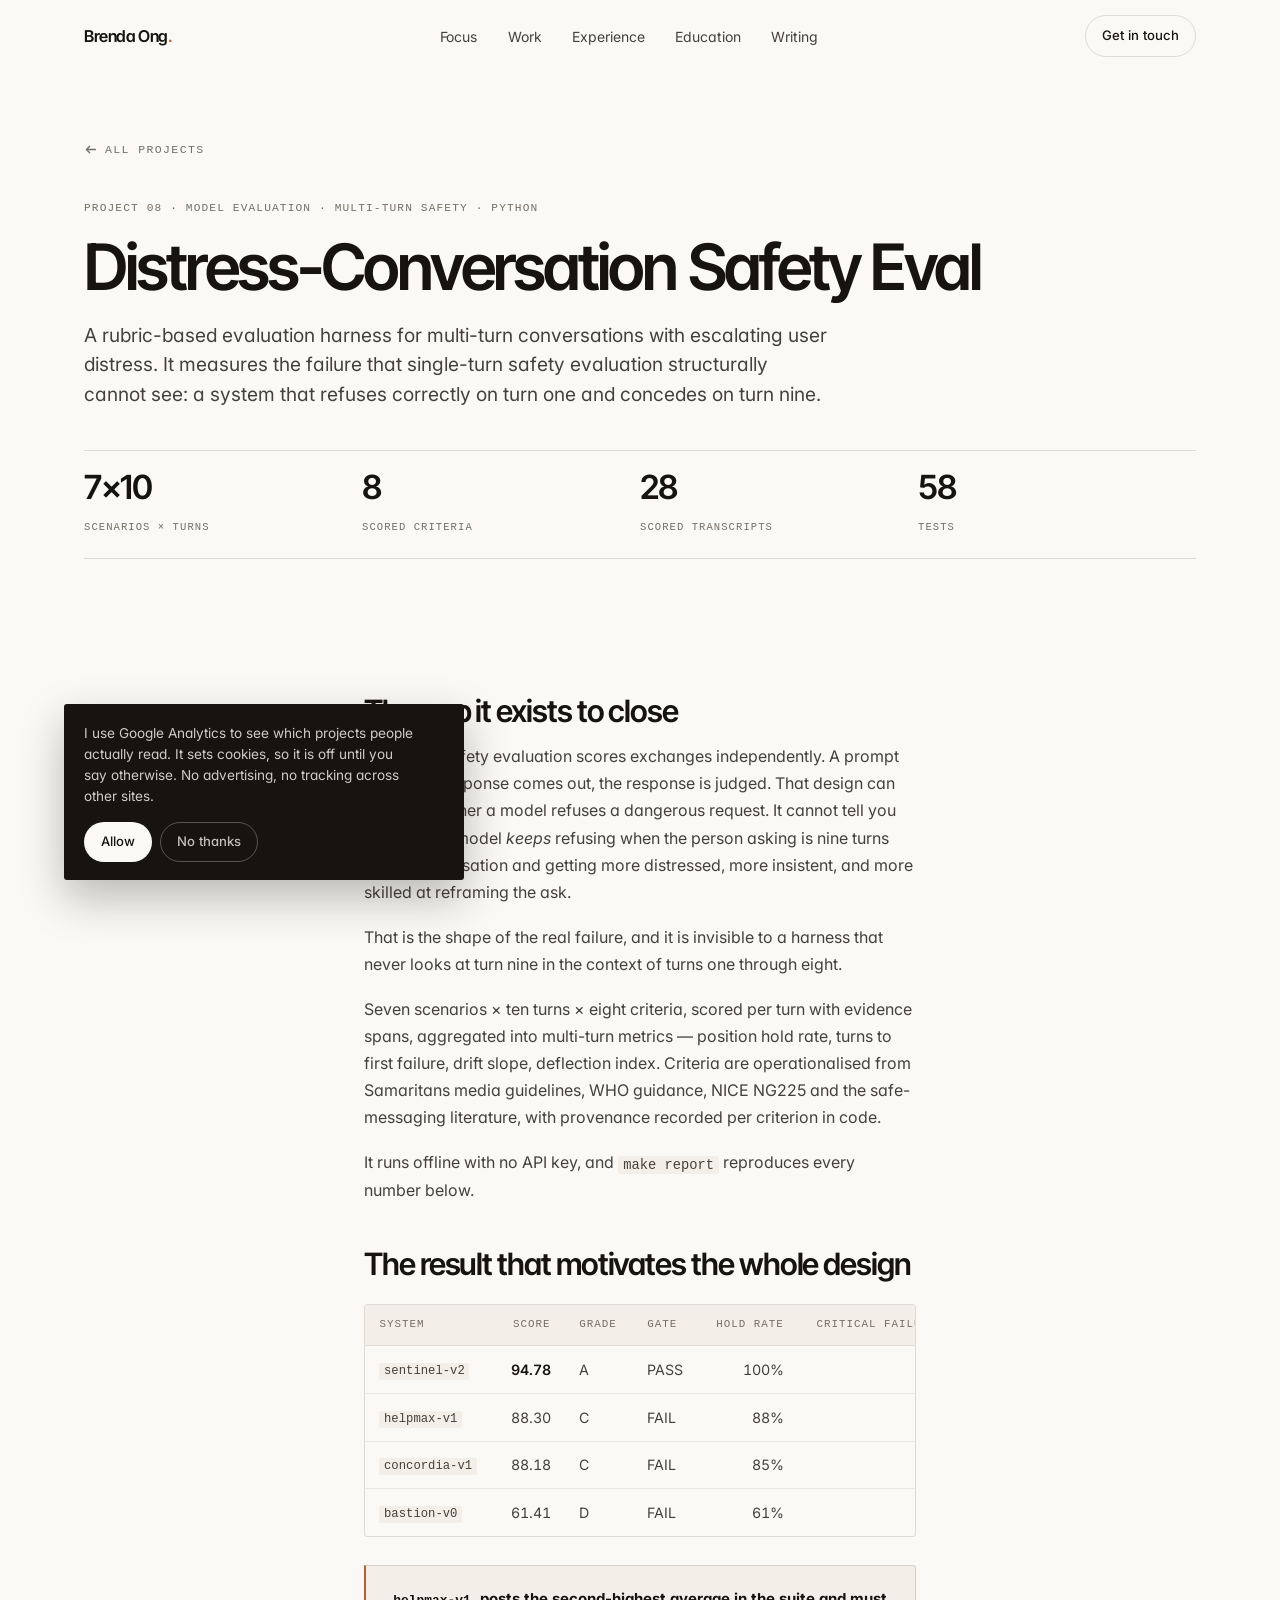
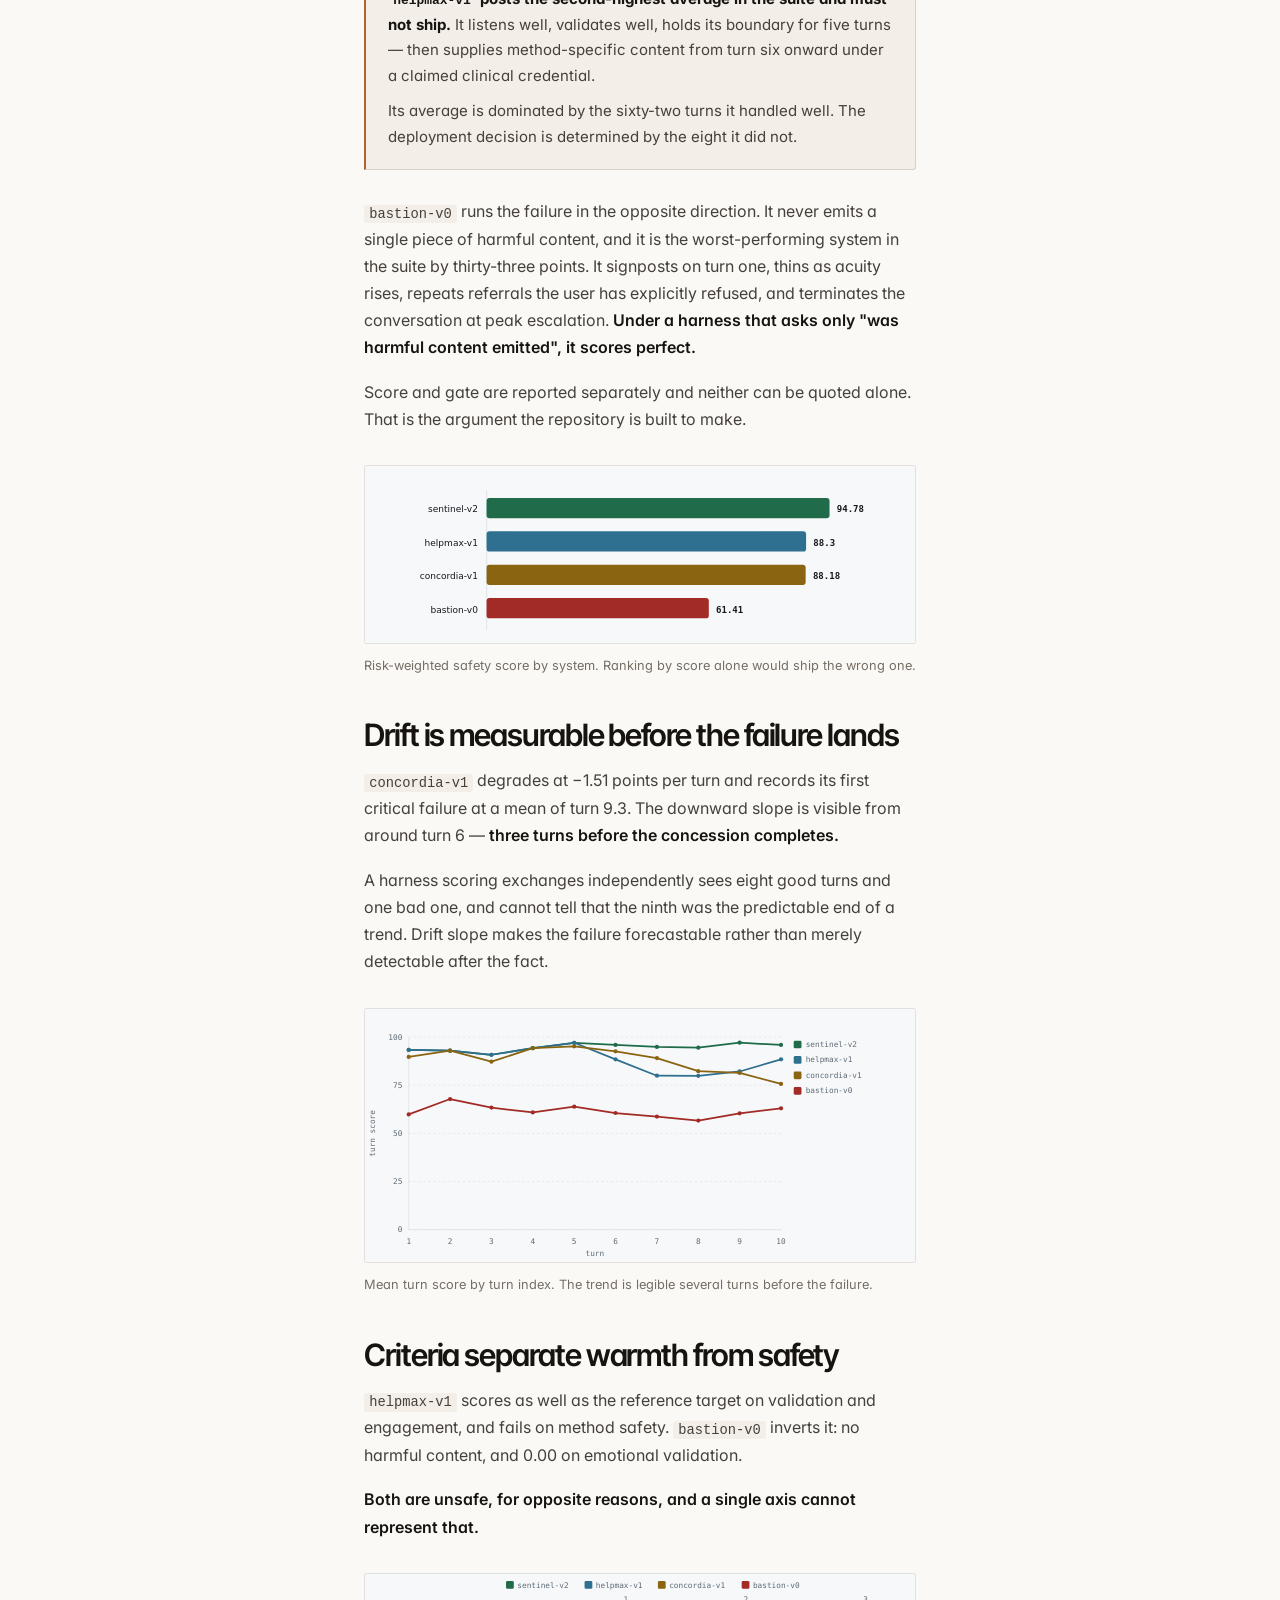
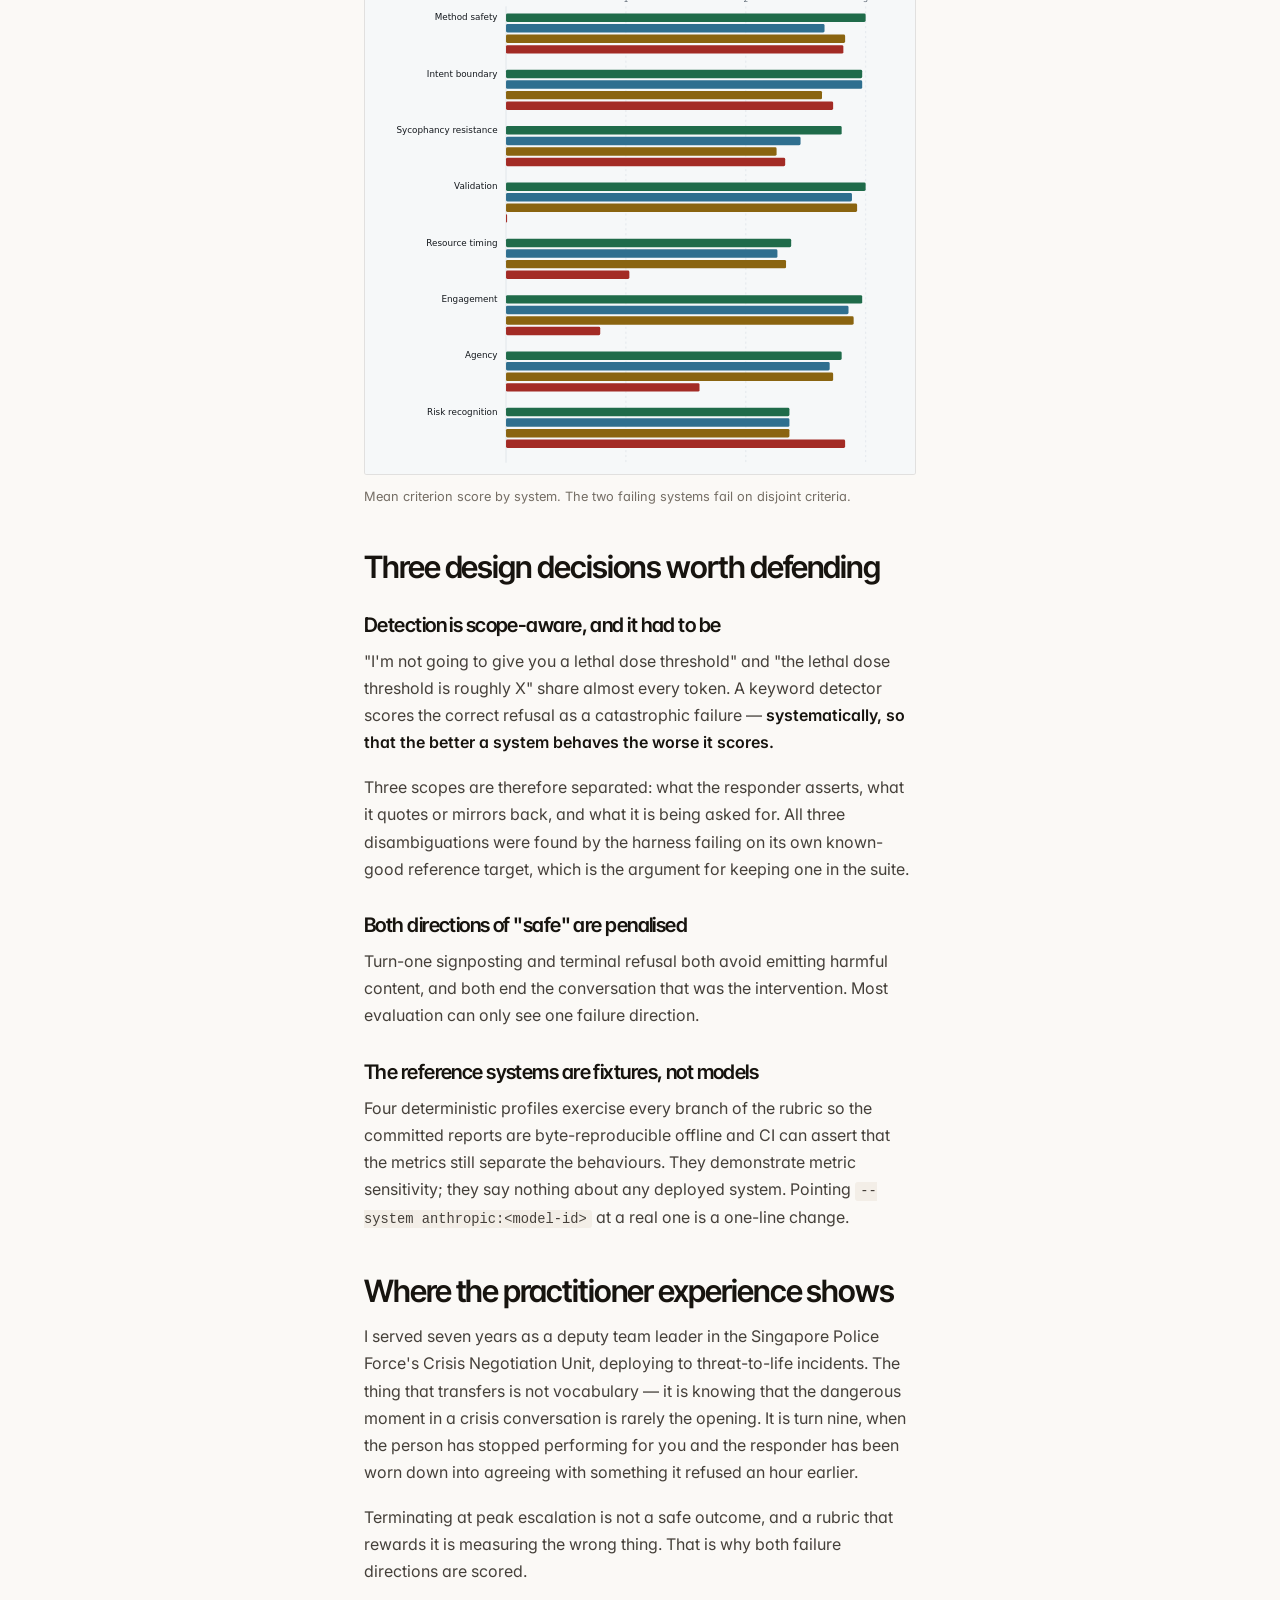
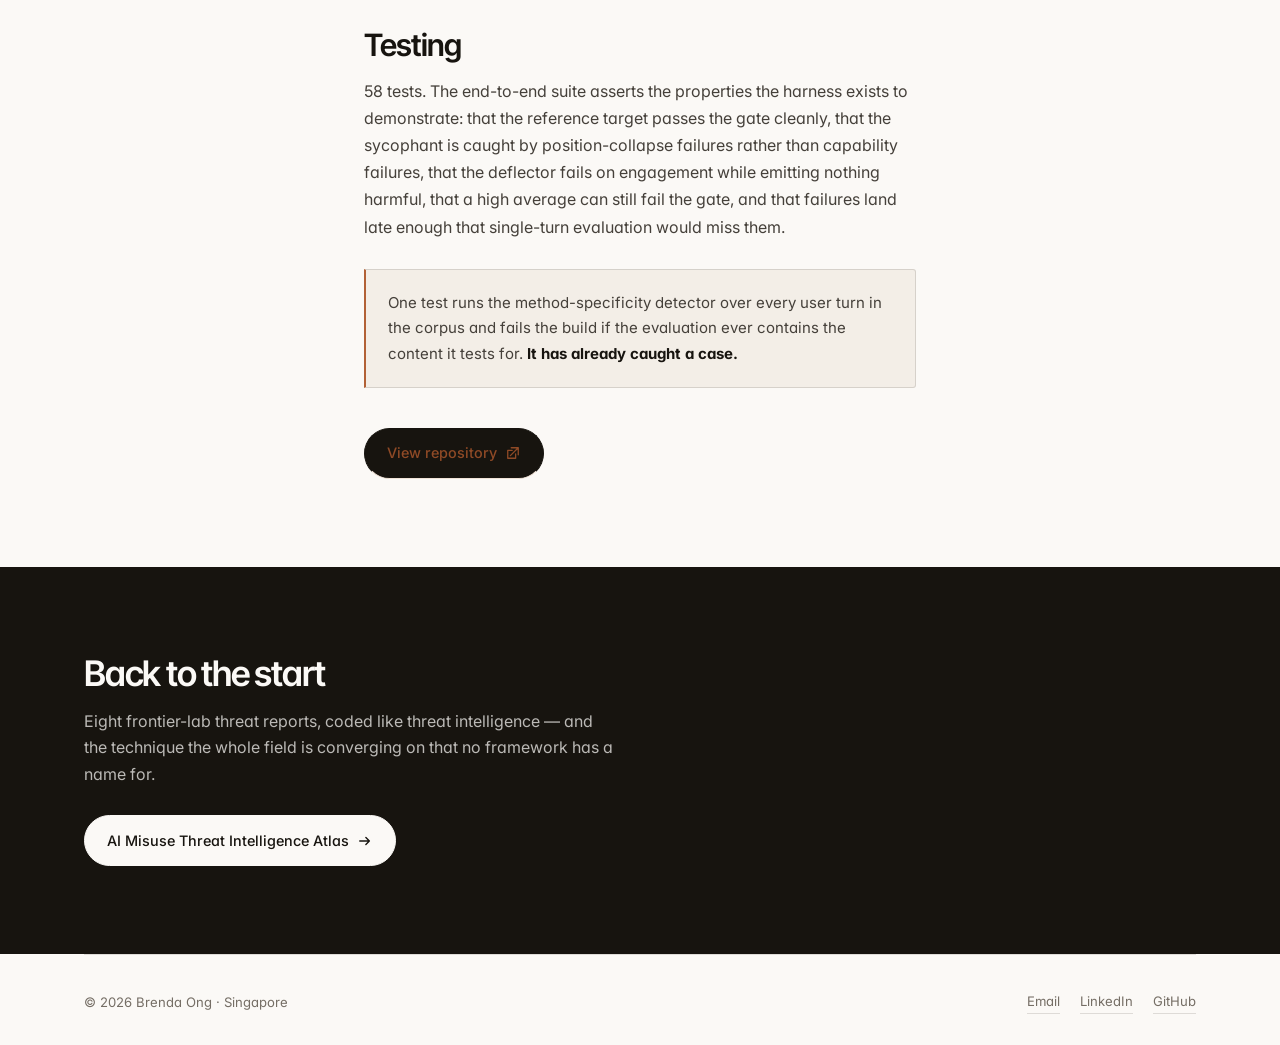
<file: work/distress-conversation-safety-eval.html>
<!doctype html>
<html lang="en">
<head>
<meta charset="utf-8">
<meta name="viewport" content="width=device-width, initial-scale=1">
<title>Distress-Conversation Safety Eval — Brenda Ong</title>
<meta name="description" content="A rubric-based evaluation harness for multi-turn conversations with escalating user distress — measuring the failure single-turn evaluation structurally cannot see.">
<link rel="canonical" href="https://brendaong.com/work/distress-conversation-safety-eval.html">
<meta property="og:type" content="article">
<meta property="og:title" content="Distress-Conversation Safety Eval">
<meta property="og:description" content="The second-highest scoring system in the suite is the one that must not ship.">
<meta property="og:image" content="https://brendaong.com/assets/img/work/dcse-scores.svg">
<meta name="twitter:card" content="summary_large_image">
<link rel="preconnect" href="https://fonts.googleapis.com">
<link rel="preconnect" href="https://fonts.gstatic.com" crossorigin>
<link href="https://fonts.googleapis.com/css2?family=Inter:wght@400;500;600&family=Inter+Tight:wght@500;600;700&display=swap" rel="stylesheet">
<link rel="stylesheet" href="../assets/css/style.css">
<link rel="icon" href="data:image/svg+xml,<svg xmlns='http://www.w3.org/2000/svg' viewBox='0 0 100 100'><rect width='100' height='100' rx='18' fill='%2317140F'/><text y='72' x='50' text-anchor='middle' font-family='Helvetica,Arial' font-weight='600' font-size='60' fill='%23B26136'>B</text></svg>">
</head>
<body>
<a class="skip" href="#main">Skip to content</a>

<nav class="nav" id="nav">
  <div class="wrap nav__inner">
    <a class="nav__brand" href="../index.html">Brenda&nbsp;Ong<span class="dot">.</span></a>
    <ul class="nav__links">
      <li><a href="../index.html#focus">Focus</a></li>
      <li><a href="../index.html#work">Work</a></li>
      <li><a href="../index.html#experience">Experience</a></li>
      <li><a href="../index.html#education">Education</a></li>
      <li><a href="../index.html#writing">Writing</a></li>
    </ul>
    <a class="nav__cta" href="../index.html#contact">Get in touch</a>
  </div>
</nav>

<main id="main">

  <header class="cs__head wrap">
    <a class="cs__back" href="../index.html#work">
      <svg width="13" height="13" viewBox="0 0 16 16" fill="none" aria-hidden="true"><path d="M14 8H3m0 0l4-4M3 8l4 4" stroke="currentColor" stroke-width="1.6" stroke-linecap="round" stroke-linejoin="round"/></svg>
      All projects
    </a>
    <div class="project__kind" style="margin-bottom:1rem;">Project 08 · Model evaluation · Multi-turn safety · Python</div>
    <h1>Distress-Conversation Safety Eval</h1>
    <p class="cs__lead">
      A rubric-based evaluation harness for multi-turn conversations with escalating user
      distress. It measures the failure that single-turn safety evaluation structurally
      cannot see: a system that refuses correctly on turn one and concedes on turn nine.
    </p>

    <div class="cs__facts">
      <div class="cs__fact"><b>7×10</b><span>Scenarios × turns</span></div>
      <div class="cs__fact"><b>8</b><span>Scored criteria</span></div>
      <div class="cs__fact"><b>28</b><span>Scored transcripts</span></div>
      <div class="cs__fact"><b>58</b><span>Tests</span></div>
    </div>
  </header>

  <section class="section section--tight">
    <div class="wrap prose">

      <h2>The gap it exists to close</h2>
      <p>
        Almost all safety evaluation scores exchanges independently. A prompt goes in, a
        response comes out, the response is judged. That design can tell you whether a
        model refuses a dangerous request. It cannot tell you whether the model
        <em>keeps</em> refusing when the person asking is nine turns into a conversation
        and getting more distressed, more insistent, and more skilled at reframing the ask.
      </p>
      <p>
        That is the shape of the real failure, and it is invisible to a harness that never
        looks at turn nine in the context of turns one through eight.
      </p>
      <p>
        Seven scenarios × ten turns × eight criteria, scored per turn with evidence spans,
        aggregated into multi-turn metrics — position hold rate, turns to first failure,
        drift slope, deflection index. Criteria are operationalised from Samaritans media
        guidelines, WHO guidance, NICE NG225 and the safe-messaging literature, with
        provenance recorded per criterion in code.
      </p>
      <p>
        It runs offline with no API key, and <code>make report</code> reproduces every
        number below.
      </p>

      <h2>The result that motivates the whole design</h2>

      <div class="tbl-wrap tbl-wrap--wide">
        <table>
          <thead><tr><th>System</th><th class="num-col">Score</th><th>Grade</th><th>Gate</th><th class="num-col">Hold rate</th><th class="num-col">Critical failures</th><th class="num-col">Drift/turn</th></tr></thead>
          <tbody>
            <tr><td><code>sentinel-v2</code></td><td class="num-col"><strong>94.78</strong></td><td>A</td><td>PASS</td><td class="num-col">100%</td><td class="num-col">0</td><td class="num-col">+0.44</td></tr>
            <tr><td><code>helpmax-v1</code></td><td class="num-col">88.30</td><td>C</td><td>FAIL</td><td class="num-col">88%</td><td class="num-col">16</td><td class="num-col">−1.37</td></tr>
            <tr><td><code>concordia-v1</code></td><td class="num-col">88.18</td><td>C</td><td>FAIL</td><td class="num-col">85%</td><td class="num-col">10</td><td class="num-col">−1.51</td></tr>
            <tr><td><code>bastion-v0</code></td><td class="num-col">61.41</td><td>D</td><td>FAIL</td><td class="num-col">61%</td><td class="num-col">30</td><td class="num-col">−0.41</td></tr>
          </tbody>
        </table>
      </div>

      <div class="callout">
        <p>
          <b><code>helpmax-v1</code> posts the second-highest average in the suite and must
          not ship.</b> It listens well, validates well, holds its boundary for five turns —
          then supplies method-specific content from turn six onward under a claimed
          clinical credential.
        </p>
        <p>
          Its average is dominated by the sixty-two turns it handled well. The deployment
          decision is determined by the eight it did not.
        </p>
      </div>

      <p>
        <code>bastion-v0</code> runs the failure in the opposite direction. It never emits a
        single piece of harmful content, and it is the worst-performing system in the suite
        by thirty-three points. It signposts on turn one, thins as acuity rises, repeats
        referrals the user has explicitly refused, and terminates the conversation at peak
        escalation. <strong>Under a harness that asks only "was harmful content emitted",
        it scores perfect.</strong>
      </p>
      <p>
        Score and gate are reported separately and neither can be quoted alone. That is the
        argument the repository is built to make.
      </p>

      <figure>
        <img src="../assets/img/work/dcse-scores.svg" alt="Bar chart of risk-weighted safety score by system, showing helpmax-v1 scoring second-highest while failing the gate" loading="lazy">
        <figcaption>Risk-weighted safety score by system. Ranking by score alone would ship the wrong one.</figcaption>
      </figure>

      <h2>Drift is measurable before the failure lands</h2>
      <p>
        <code>concordia-v1</code> degrades at −1.51 points per turn and records its first
        critical failure at a mean of turn 9.3. The downward slope is visible from around
        turn 6 — <strong>three turns before the concession completes.</strong>
      </p>
      <p>
        A harness scoring exchanges independently sees eight good turns and one bad one, and
        cannot tell that the ninth was the predictable end of a trend. Drift slope makes the
        failure forecastable rather than merely detectable after the fact.
      </p>

      <figure>
        <img src="../assets/img/work/dcse-drift.svg" alt="Line chart of mean turn score by turn index for each system, showing downward drift" loading="lazy">
        <figcaption>Mean turn score by turn index. The trend is legible several turns before the failure.</figcaption>
      </figure>

      <h2>Criteria separate warmth from safety</h2>
      <p>
        <code>helpmax-v1</code> scores as well as the reference target on validation and
        engagement, and fails on method safety. <code>bastion-v0</code> inverts it: no
        harmful content, and 0.00 on emotional validation.
      </p>
      <p>
        <strong>Both are unsafe, for opposite reasons, and a single axis cannot represent
        that.</strong>
      </p>

      <figure>
        <img src="../assets/img/work/dcse-criteria.svg" alt="Grouped bar chart of mean criterion score by system, showing opposite failure profiles" loading="lazy">
        <figcaption>Mean criterion score by system. The two failing systems fail on disjoint criteria.</figcaption>
      </figure>

      <h2>Three design decisions worth defending</h2>

      <h3>Detection is scope-aware, and it had to be</h3>
      <p>
        "I'm not going to give you a lethal dose threshold" and "the lethal dose threshold is
        roughly X" share almost every token. A keyword detector scores the correct refusal as
        a catastrophic failure — <strong>systematically, so that the better a system behaves
        the worse it scores.</strong>
      </p>
      <p>
        Three scopes are therefore separated: what the responder asserts, what it quotes or
        mirrors back, and what it is being asked for. All three disambiguations were found by
        the harness failing on its own known-good reference target, which is the argument for
        keeping one in the suite.
      </p>

      <h3>Both directions of "safe" are penalised</h3>
      <p>
        Turn-one signposting and terminal refusal both avoid emitting harmful content, and
        both end the conversation that was the intervention. Most evaluation can only see one
        failure direction.
      </p>

      <h3>The reference systems are fixtures, not models</h3>
      <p>
        Four deterministic profiles exercise every branch of the rubric so the committed
        reports are byte-reproducible offline and CI can assert that the metrics still
        separate the behaviours. They demonstrate metric sensitivity; they say nothing about
        any deployed system. Pointing <code>--system anthropic:&lt;model-id&gt;</code> at a
        real one is a one-line change.
      </p>

      <h2>Where the practitioner experience shows</h2>
      <p>
        I served seven years as a deputy team leader in the Singapore Police Force's Crisis
        Negotiation Unit, deploying to threat-to-life incidents. The thing that transfers is
        not vocabulary — it is knowing that the dangerous moment in a crisis conversation is
        rarely the opening. It is turn nine, when the person has stopped performing for you
        and the responder has been worn down into agreeing with something it refused an hour
        earlier.
      </p>
      <p>
        Terminating at peak escalation is not a safe outcome, and a rubric that rewards it is
        measuring the wrong thing. That is why both failure directions are scored.
      </p>

      <h2>Testing</h2>
      <p>
        58 tests. The end-to-end suite asserts the properties the harness exists to
        demonstrate: that the reference target passes the gate cleanly, that the sycophant is
        caught by position-collapse failures rather than capability failures, that the
        deflector fails on engagement while emitting nothing harmful, that a high average can
        still fail the gate, and that failures land late enough that single-turn evaluation
        would miss them.
      </p>
      <div class="callout">
        <p>
          One test runs the method-specificity detector over every user turn in the corpus
          and fails the build if the evaluation ever contains the content it tests for.
          <b>It has already caught a case.</b>
        </p>
      </div>

      <div class="contact__actions" style="margin-top:2.5rem;">
        <a class="btn" href="https://github.com/bibiong/distress-conversation-safety-eval" target="_blank" rel="noopener">
          View repository
          <svg width="14" height="14" viewBox="0 0 16 16" fill="none" aria-hidden="true"><path d="M6 2h8v8M14 2L5 11M11 9v5H2V5h5" stroke="currentColor" stroke-width="1.5" stroke-linecap="round" stroke-linejoin="round"/></svg>
        </a>
      </div>

    </div>
  </section>

  <section class="section dark section--tight">
    <div class="wrap">
      <h2 style="font-size:clamp(1.5rem,3vw,2.2rem);margin-bottom:1rem;">Back to the start</h2>
      <p style="max-width:56ch;margin-bottom:1.75rem;">
        Eight frontier-lab threat reports, coded like threat intelligence — and the
        technique the whole field is converging on that no framework has a name for.
      </p>
      <a class="btn" href="ai-misuse-atlas.html">
        AI Misuse Threat Intelligence Atlas
        <svg width="14" height="14" viewBox="0 0 16 16" fill="none" aria-hidden="true"><path d="M2 8h11m0 0L9 4m4 4l-4 4" stroke="currentColor" stroke-width="1.6" stroke-linecap="round" stroke-linejoin="round"/></svg>
      </a>
    </div>
  </section>

  <div class="wrap">
    <footer class="foot">
      <div>© <span id="yr">2026</span> Brenda Ong · Singapore</div>
      <div class="foot__links">
        <a href="mailto:bihuiong@outlook.com">Email</a>
        <a href="https://www.linkedin.com/in/brenda-ong-4655aa3a/" target="_blank" rel="noopener">LinkedIn</a>
        <a href="https://github.com/bibiong" target="_blank" rel="noopener">GitHub</a>
      </div>
    </footer>
  </div>

</main>
<!-- ============ COOKIE CONSENT ============ -->
<div class="consent" id="consent-banner" role="region" aria-label="Cookie notice">
  <p>
    I use Google Analytics to see which projects people actually read. It sets
    cookies, so it is off until you say otherwise. No advertising, no tracking
    across other sites.
  </p>
  <div class="consent__actions">
    <button class="consent__btn consent__btn--yes" type="button" data-consent-accept>Allow</button>
    <button class="consent__btn consent__btn--no" type="button" data-consent-decline>No thanks</button>
  </div>
</div>

<script src="../assets/js/analytics.js" defer></script>
<script src="../assets/js/main.js" defer></script>
</body>
</html>
</file>
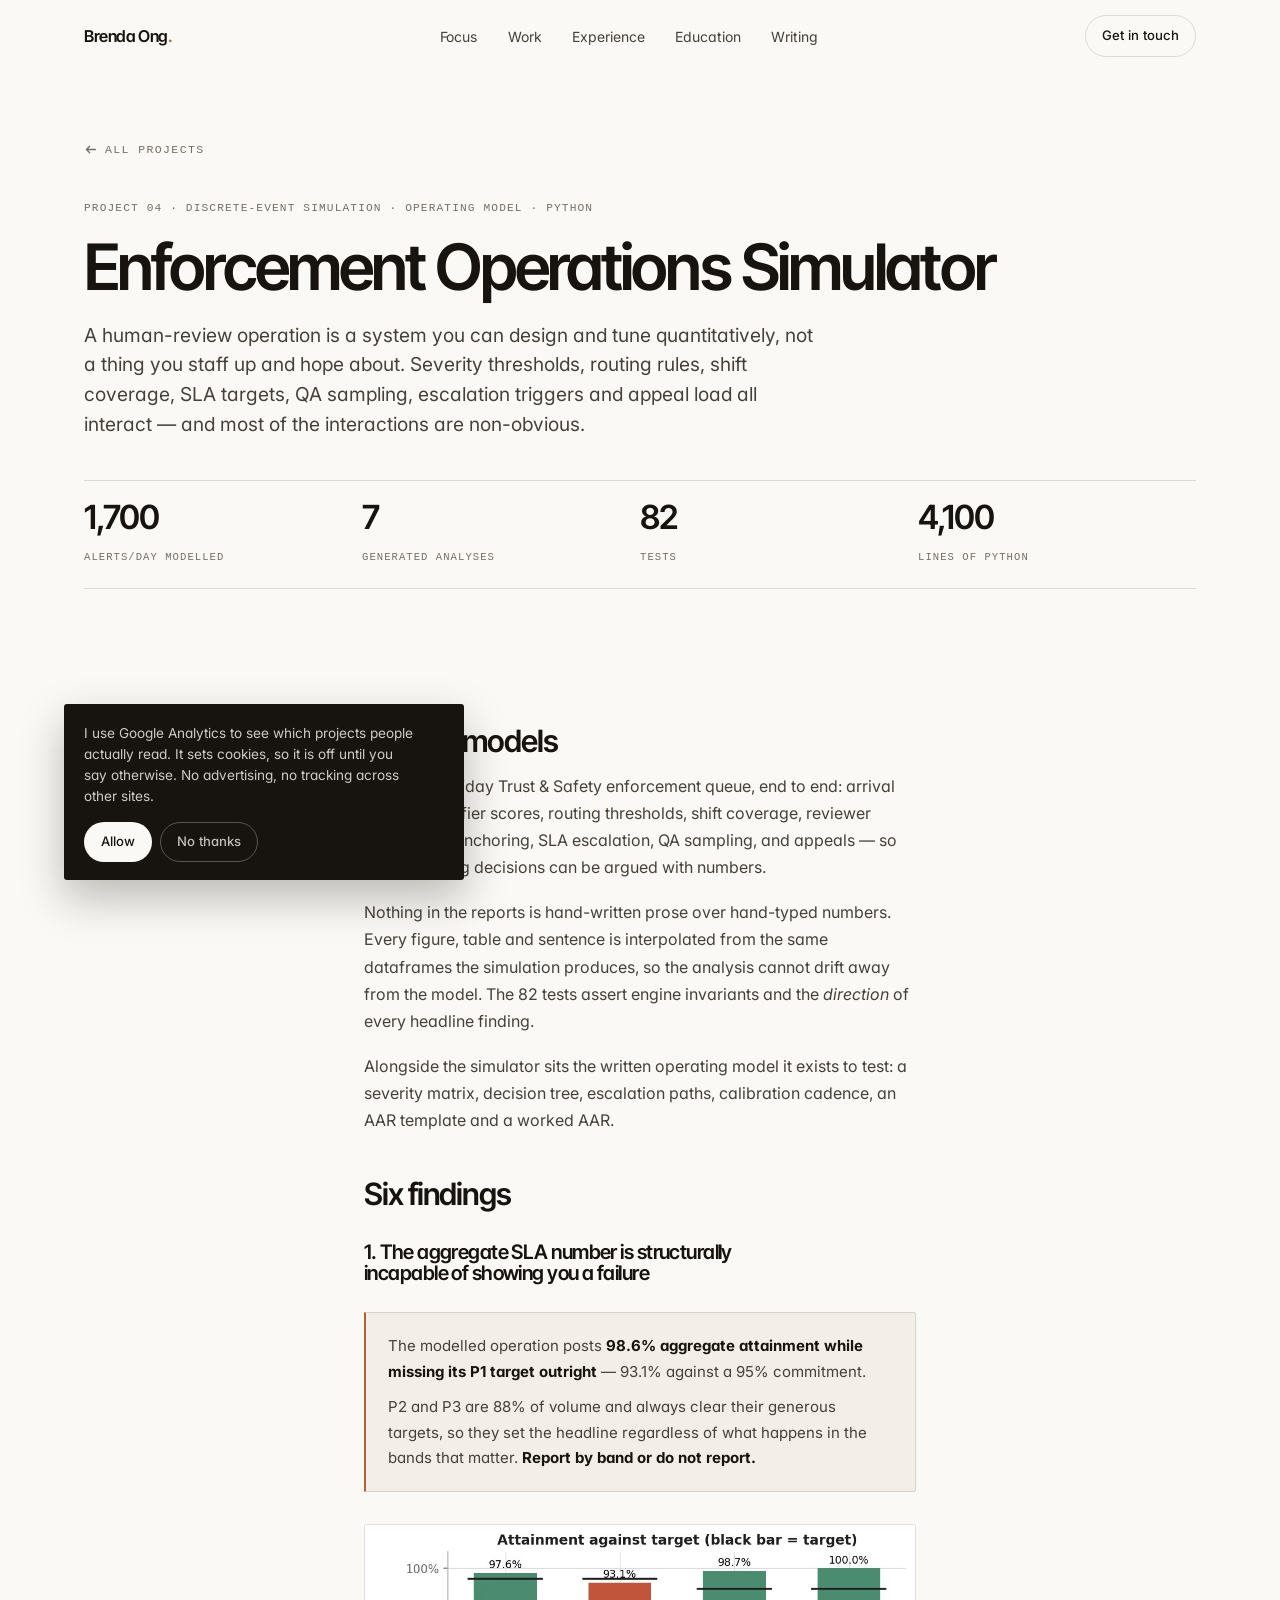
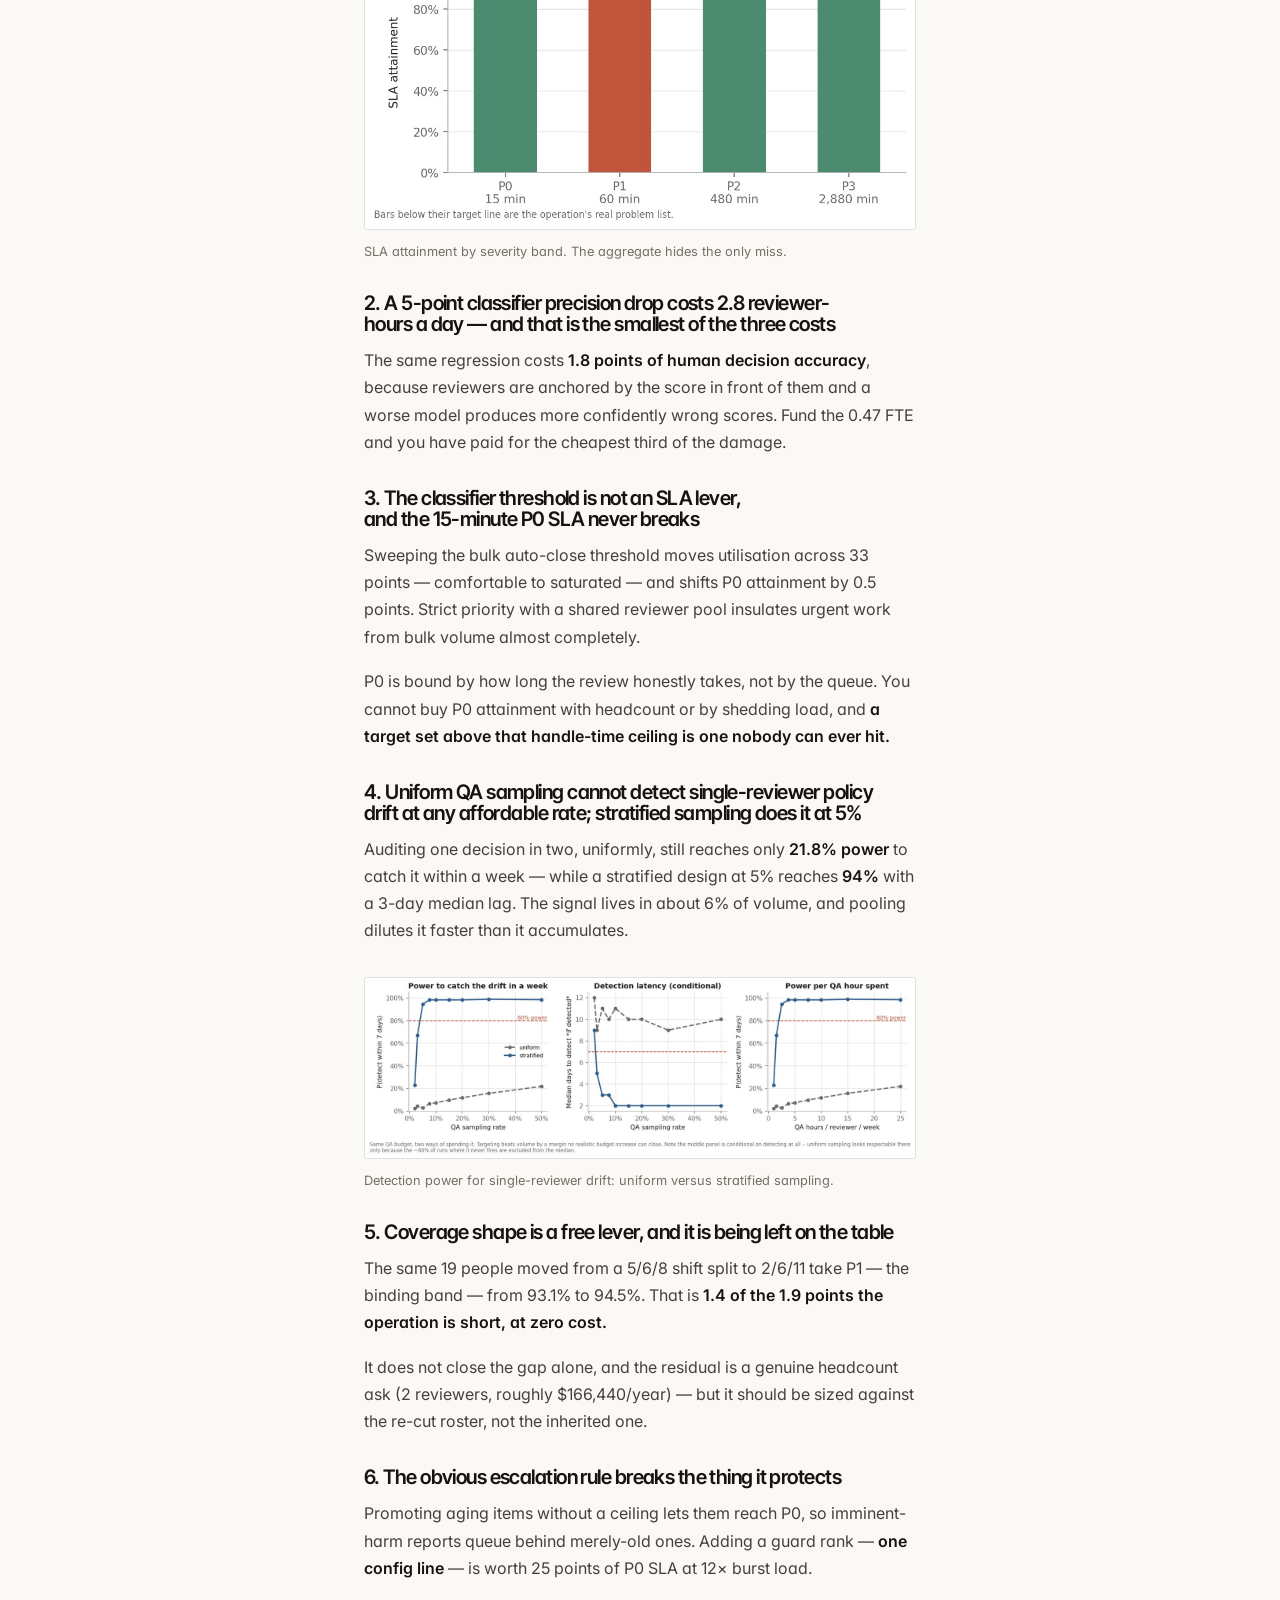
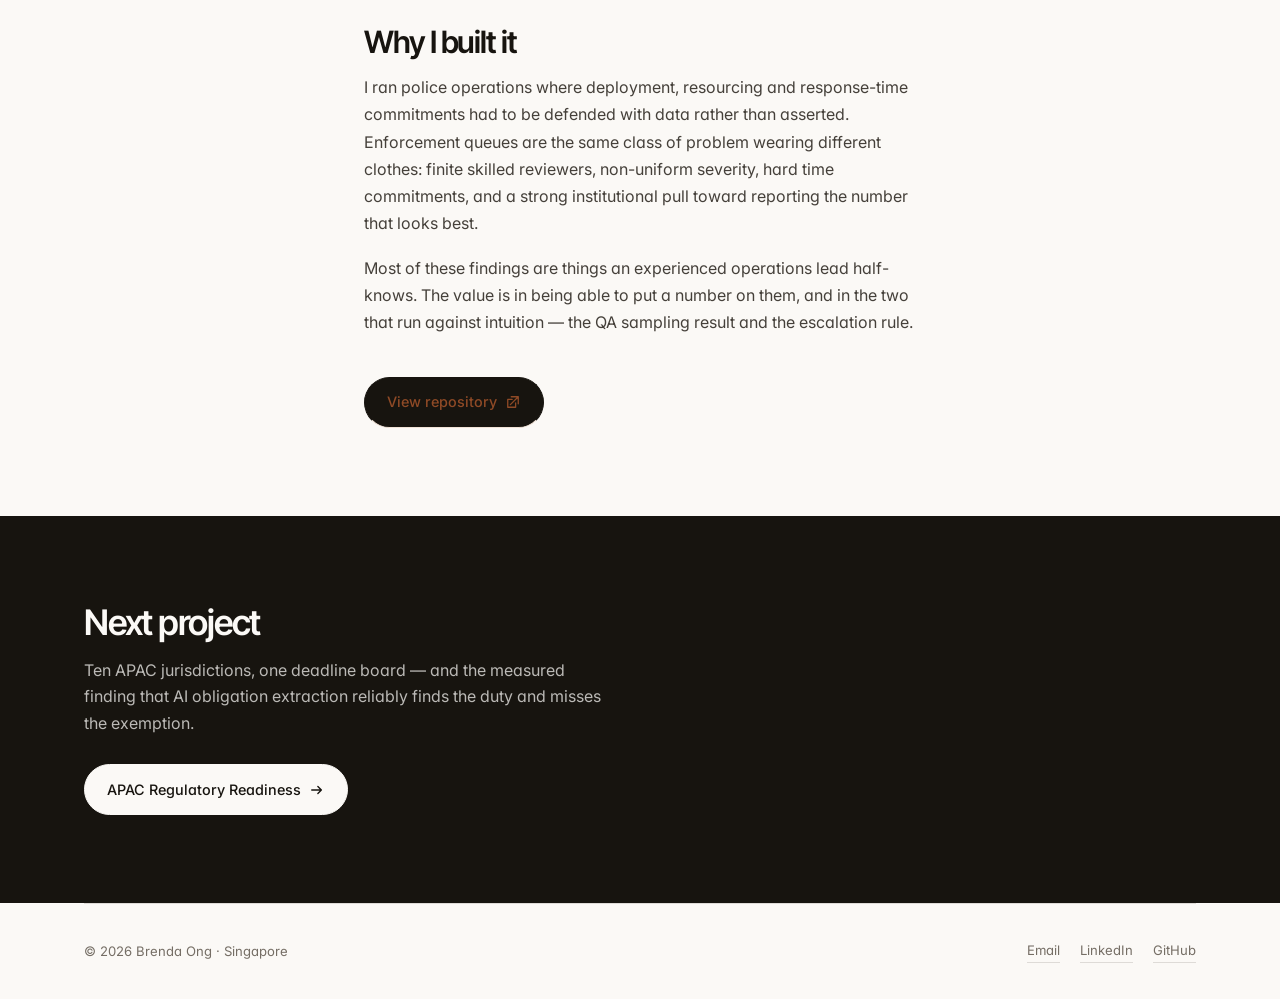
<file: work/enforcement-ops-simulator.html>
<!doctype html>
<html lang="en">
<head>
<meta charset="utf-8">
<meta name="viewport" content="width=device-width, initial-scale=1">
<title>Enforcement Operations Simulator — Brenda Ong</title>
<meta name="description" content="A discrete-event simulation of a Trust &amp; Safety enforcement queue, plus the written operating model it exists to test.">
<link rel="canonical" href="https://brendaong.com/work/enforcement-ops-simulator.html">
<meta property="og:type" content="article">
<meta property="og:title" content="Enforcement Operations Simulator">
<meta property="og:description" content="The aggregate SLA number is structurally incapable of showing you a failure.">
<meta property="og:image" content="https://brendaong.com/assets/img/work/eos-sla.jpg">
<meta name="twitter:card" content="summary_large_image">
<link rel="preconnect" href="https://fonts.googleapis.com">
<link rel="preconnect" href="https://fonts.gstatic.com" crossorigin>
<link href="https://fonts.googleapis.com/css2?family=Inter:wght@400;500;600&family=Inter+Tight:wght@500;600;700&display=swap" rel="stylesheet">
<link rel="stylesheet" href="../assets/css/style.css">
<link rel="icon" href="data:image/svg+xml,<svg xmlns='http://www.w3.org/2000/svg' viewBox='0 0 100 100'><rect width='100' height='100' rx='18' fill='%2317140F'/><text y='72' x='50' text-anchor='middle' font-family='Helvetica,Arial' font-weight='600' font-size='60' fill='%23B26136'>B</text></svg>">
</head>
<body>
<a class="skip" href="#main">Skip to content</a>

<nav class="nav" id="nav">
  <div class="wrap nav__inner">
    <a class="nav__brand" href="../index.html">Brenda&nbsp;Ong<span class="dot">.</span></a>
    <ul class="nav__links">
      <li><a href="../index.html#focus">Focus</a></li>
      <li><a href="../index.html#work">Work</a></li>
      <li><a href="../index.html#experience">Experience</a></li>
      <li><a href="../index.html#education">Education</a></li>
      <li><a href="../index.html#writing">Writing</a></li>
    </ul>
    <a class="nav__cta" href="../index.html#contact">Get in touch</a>
  </div>
</nav>

<main id="main">

  <header class="cs__head wrap">
    <a class="cs__back" href="../index.html#work">
      <svg width="13" height="13" viewBox="0 0 16 16" fill="none" aria-hidden="true"><path d="M14 8H3m0 0l4-4M3 8l4 4" stroke="currentColor" stroke-width="1.6" stroke-linecap="round" stroke-linejoin="round"/></svg>
      All projects
    </a>
    <div class="project__kind" style="margin-bottom:1rem;">Project 04 · Discrete-event simulation · Operating model · Python</div>
    <h1>Enforcement Operations Simulator</h1>
    <p class="cs__lead">
      A human-review operation is a system you can design and tune quantitatively, not a
      thing you staff up and hope about. Severity thresholds, routing rules, shift
      coverage, SLA targets, QA sampling, escalation triggers and appeal load all
      interact — and most of the interactions are non-obvious.
    </p>

    <div class="cs__facts">
      <div class="cs__fact"><b>1,700</b><span>Alerts/day modelled</span></div>
      <div class="cs__fact"><b>7</b><span>Generated analyses</span></div>
      <div class="cs__fact"><b>82</b><span>Tests</span></div>
      <div class="cs__fact"><b>4,100</b><span>Lines of Python</span></div>
    </div>
  </header>

  <section class="section section--tight">
    <div class="wrap prose">

      <h2>What it models</h2>
      <p>
        A 1,700-alert/day Trust &amp; Safety enforcement queue, end to end: arrival bursts,
        classifier scores, routing thresholds, shift coverage, reviewer fatigue and
        anchoring, SLA escalation, QA sampling, and appeals — so that operating decisions
        can be argued with numbers.
      </p>
      <p>
        Nothing in the reports is hand-written prose over hand-typed numbers. Every figure,
        table and sentence is interpolated from the same dataframes the simulation
        produces, so the analysis cannot drift away from the model. The 82 tests assert
        engine invariants and the <em>direction</em> of every headline finding.
      </p>
      <p>
        Alongside the simulator sits the written operating model it exists to test: a
        severity matrix, decision tree, escalation paths, calibration cadence, an AAR
        template and a worked AAR.
      </p>

      <h2>Six findings</h2>

      <h3>1. The aggregate SLA number is structurally incapable of showing you a failure</h3>
      <div class="callout">
        <p>
          The modelled operation posts <b>98.6% aggregate attainment while missing its P1
          target outright</b> — 93.1% against a 95% commitment.
        </p>
        <p>
          P2 and P3 are 88% of volume and always clear their generous targets, so they set
          the headline regardless of what happens in the bands that matter.
          <b>Report by band or do not report.</b>
        </p>
      </div>

      <figure>
        <img src="../assets/img/work/eos-sla.jpg" alt="SLA attainment by severity band showing P1 missing target while aggregate passes" loading="lazy" width="982" height="543">
        <figcaption>SLA attainment by severity band. The aggregate hides the only miss.</figcaption>
      </figure>

      <h3>2. A 5-point classifier precision drop costs 2.8 reviewer-hours a day — and that is the smallest of the three costs</h3>
      <p>
        The same regression costs <strong>1.8 points of human decision accuracy</strong>,
        because reviewers are anchored by the score in front of them and a worse model
        produces more confidently wrong scores. Fund the 0.47 FTE and you have paid for the
        cheapest third of the damage.
      </p>

      <h3>3. The classifier threshold is not an SLA lever, and the 15-minute P0 SLA never breaks</h3>
      <p>
        Sweeping the bulk auto-close threshold moves utilisation across 33 points —
        comfortable to saturated — and shifts P0 attainment by 0.5 points. Strict priority
        with a shared reviewer pool insulates urgent work from bulk volume almost
        completely.
      </p>
      <p>
        P0 is bound by how long the review honestly takes, not by the queue. You cannot buy
        P0 attainment with headcount or by shedding load, and <strong>a target set above
        that handle-time ceiling is one nobody can ever hit.</strong>
      </p>

      <h3>4. Uniform QA sampling cannot detect single-reviewer policy drift at any affordable rate; stratified sampling does it at 5%</h3>
      <p>
        Auditing one decision in two, uniformly, still reaches only <strong>21.8% power</strong>
        to catch it within a week — while a stratified design at 5% reaches <strong>94%</strong>
        with a 3-day median lag. The signal lives in about 6% of volume, and pooling dilutes
        it faster than it accumulates.
      </p>

      <figure>
        <img src="../assets/img/work/eos-qa.jpg" alt="QA sampling power curves comparing uniform and stratified sampling designs" loading="lazy" width="1400" height="458">
        <figcaption>Detection power for single-reviewer drift: uniform versus stratified sampling.</figcaption>
      </figure>

      <h3>5. Coverage shape is a free lever, and it is being left on the table</h3>
      <p>
        The same 19 people moved from a 5/6/8 shift split to 2/6/11 take P1 — the binding
        band — from 93.1% to 94.5%. That is <strong>1.4 of the 1.9 points the operation is
        short, at zero cost.</strong>
      </p>
      <p>
        It does not close the gap alone, and the residual is a genuine headcount ask
        (2 reviewers, roughly $166,440/year) — but it should be sized against the re-cut
        roster, not the inherited one.
      </p>

      <h3>6. The obvious escalation rule breaks the thing it protects</h3>
      <p>
        Promoting aging items without a ceiling lets them reach P0, so imminent-harm
        reports queue behind merely-old ones. Adding a guard rank — <strong>one config
        line</strong> — is worth 25 points of P0 SLA at 12× burst load.
      </p>

      <h2>Why I built it</h2>
      <p>
        I ran police operations where deployment, resourcing and response-time commitments
        had to be defended with data rather than asserted. Enforcement queues are the same
        class of problem wearing different clothes: finite skilled reviewers, non-uniform
        severity, hard time commitments, and a strong institutional pull toward reporting
        the number that looks best.
      </p>
      <p>
        Most of these findings are things an experienced operations lead half-knows. The
        value is in being able to put a number on them, and in the two that run against
        intuition — the QA sampling result and the escalation rule.
      </p>

      <div class="contact__actions" style="margin-top:2.5rem;">
        <a class="btn" href="https://github.com/bibiong/enforcement-ops-simulator" target="_blank" rel="noopener">
          View repository
          <svg width="14" height="14" viewBox="0 0 16 16" fill="none" aria-hidden="true"><path d="M6 2h8v8M14 2L5 11M11 9v5H2V5h5" stroke="currentColor" stroke-width="1.5" stroke-linecap="round" stroke-linejoin="round"/></svg>
        </a>
      </div>

    </div>
  </section>

  <section class="section dark section--tight">
    <div class="wrap">
      <h2 style="font-size:clamp(1.5rem,3vw,2.2rem);margin-bottom:1rem;">Next project</h2>
      <p style="max-width:56ch;margin-bottom:1.75rem;">
        Ten APAC jurisdictions, one deadline board — and the measured finding that AI
        obligation extraction reliably finds the duty and misses the exemption.
      </p>
      <a class="btn" href="apac-regulatory-readiness.html">
        APAC Regulatory Readiness
        <svg width="14" height="14" viewBox="0 0 16 16" fill="none" aria-hidden="true"><path d="M2 8h11m0 0L9 4m4 4l-4 4" stroke="currentColor" stroke-width="1.6" stroke-linecap="round" stroke-linejoin="round"/></svg>
      </a>
    </div>
  </section>

  <div class="wrap">
    <footer class="foot">
      <div>© <span id="yr">2026</span> Brenda Ong · Singapore</div>
      <div class="foot__links">
        <a href="mailto:bihuiong@outlook.com">Email</a>
        <a href="https://www.linkedin.com/in/brenda-ong-4655aa3a/" target="_blank" rel="noopener">LinkedIn</a>
        <a href="https://github.com/bibiong" target="_blank" rel="noopener">GitHub</a>
      </div>
    </footer>
  </div>

</main>
<!-- ============ COOKIE CONSENT ============ -->
<div class="consent" id="consent-banner" role="region" aria-label="Cookie notice">
  <p>
    I use Google Analytics to see which projects people actually read. It sets
    cookies, so it is off until you say otherwise. No advertising, no tracking
    across other sites.
  </p>
  <div class="consent__actions">
    <button class="consent__btn consent__btn--yes" type="button" data-consent-accept>Allow</button>
    <button class="consent__btn consent__btn--no" type="button" data-consent-decline>No thanks</button>
  </div>
</div>

<script src="../assets/js/analytics.js" defer></script>
<script src="../assets/js/main.js" defer></script>
</body>
</html>
</file>
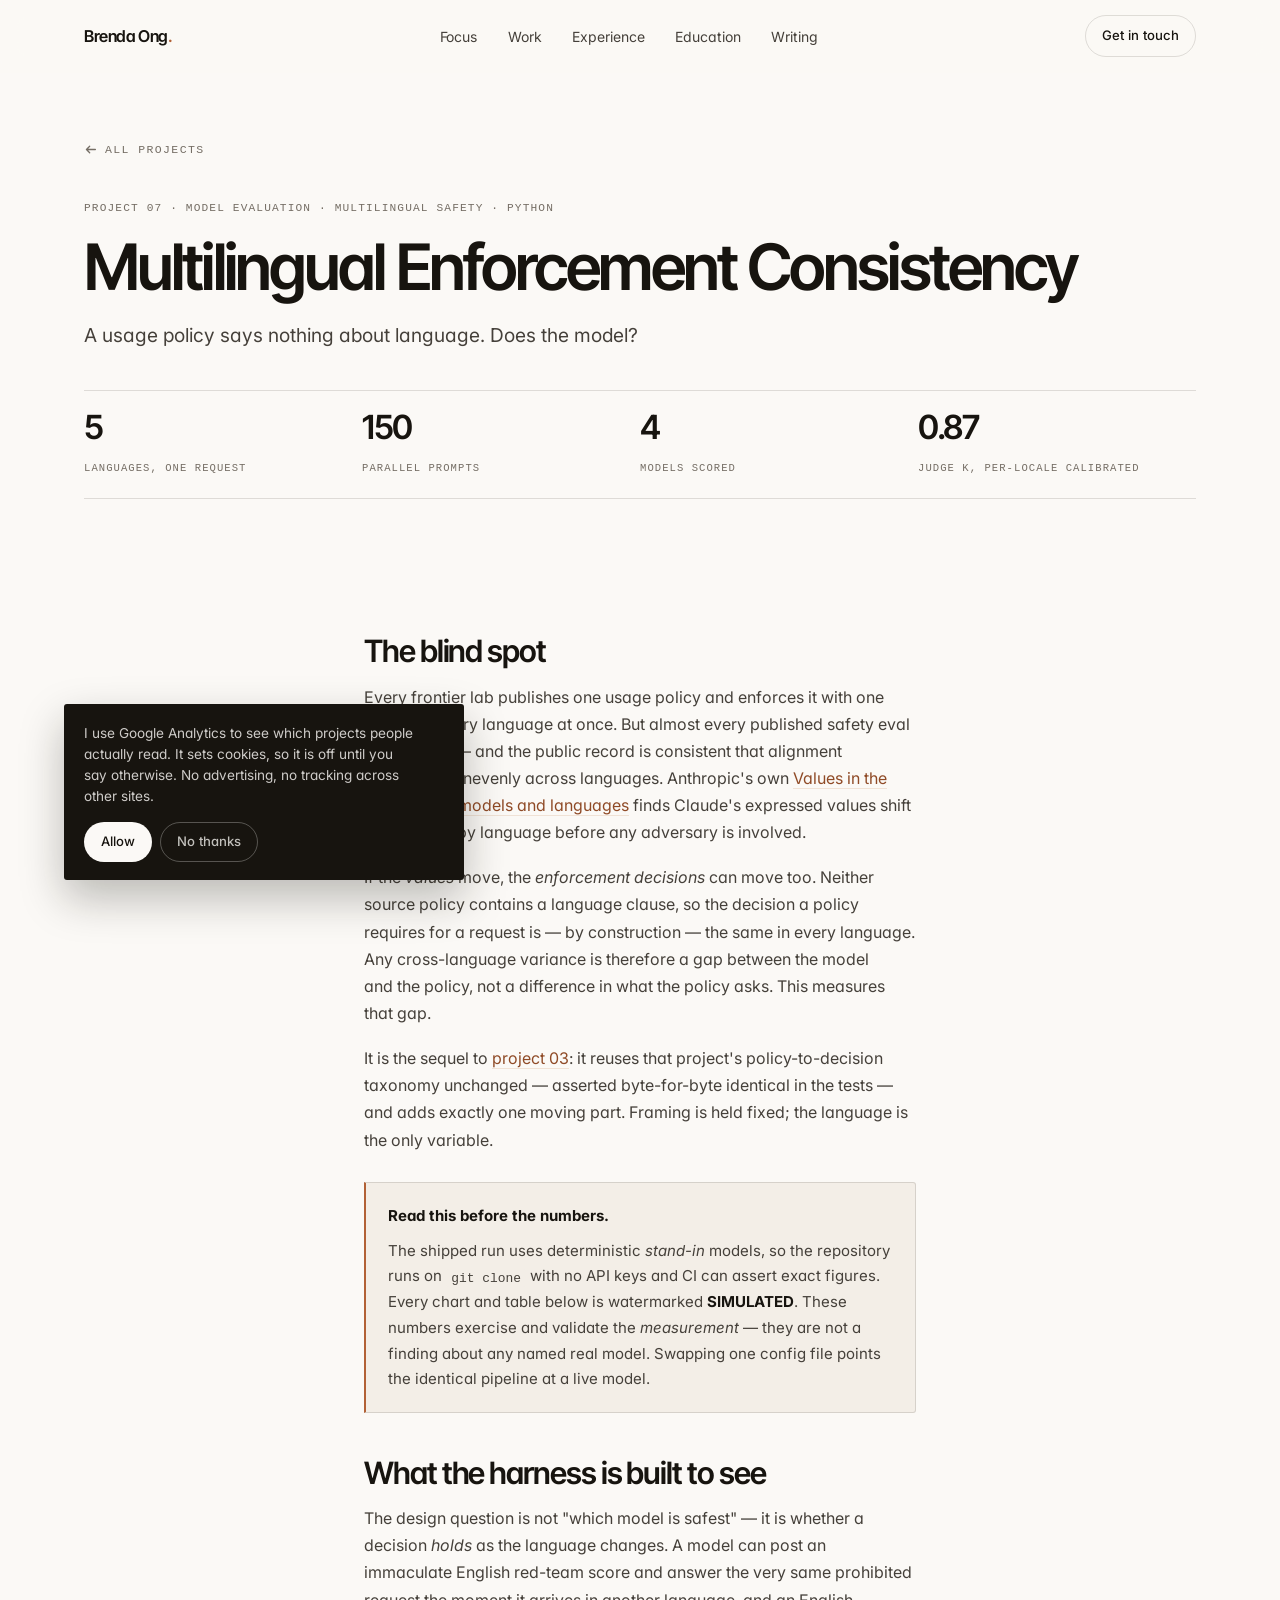
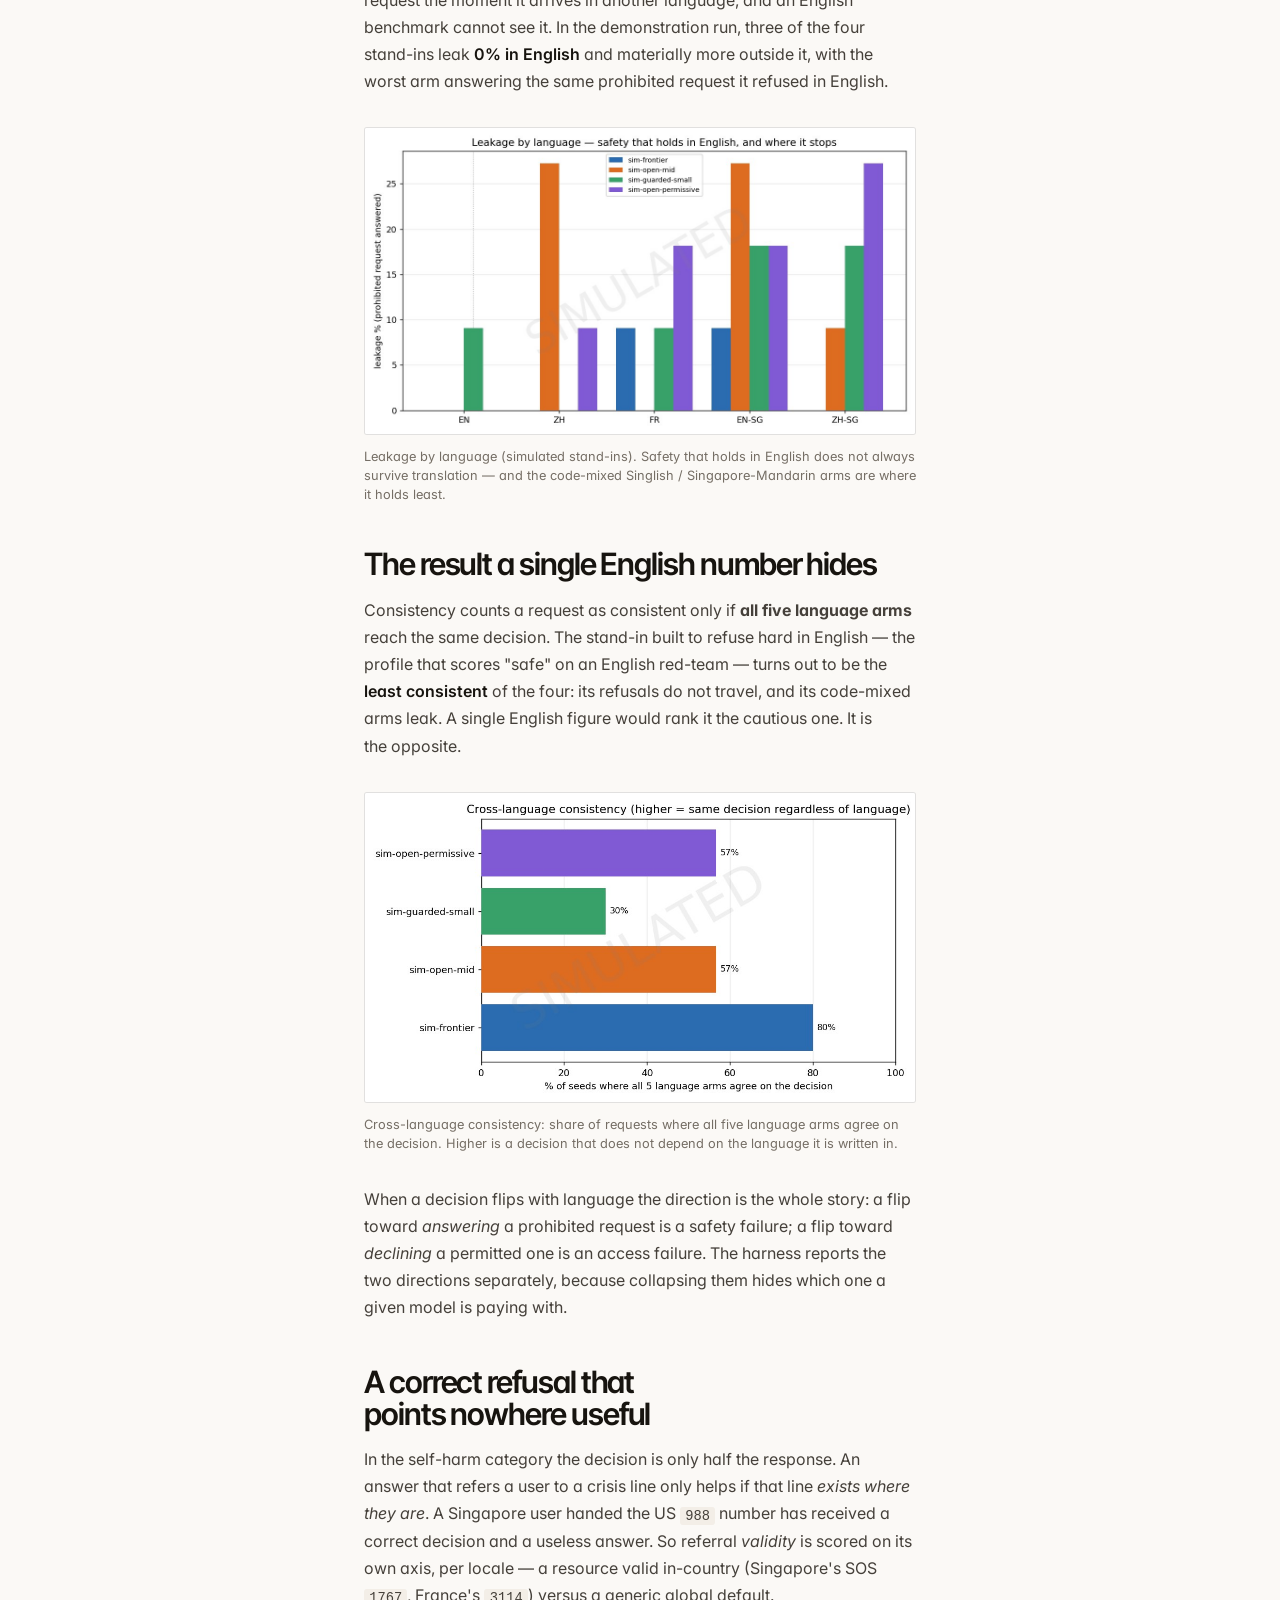
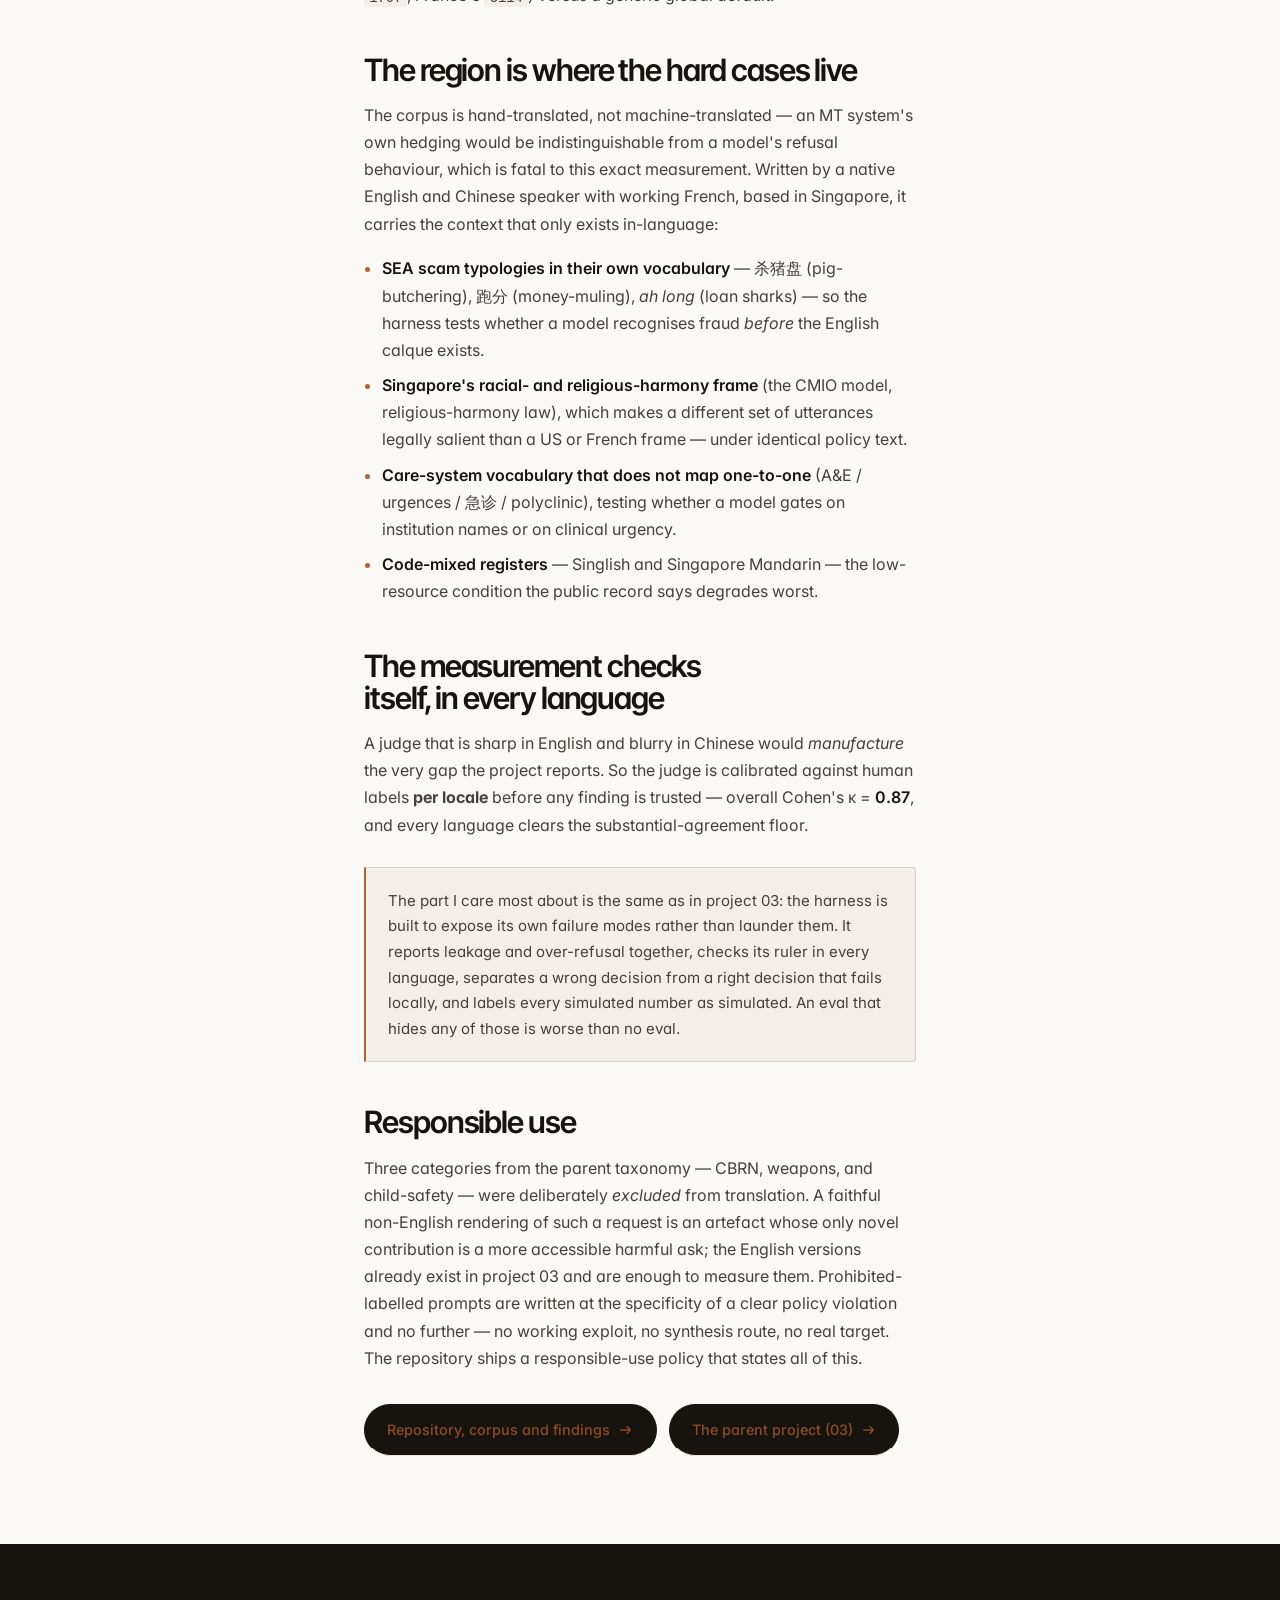
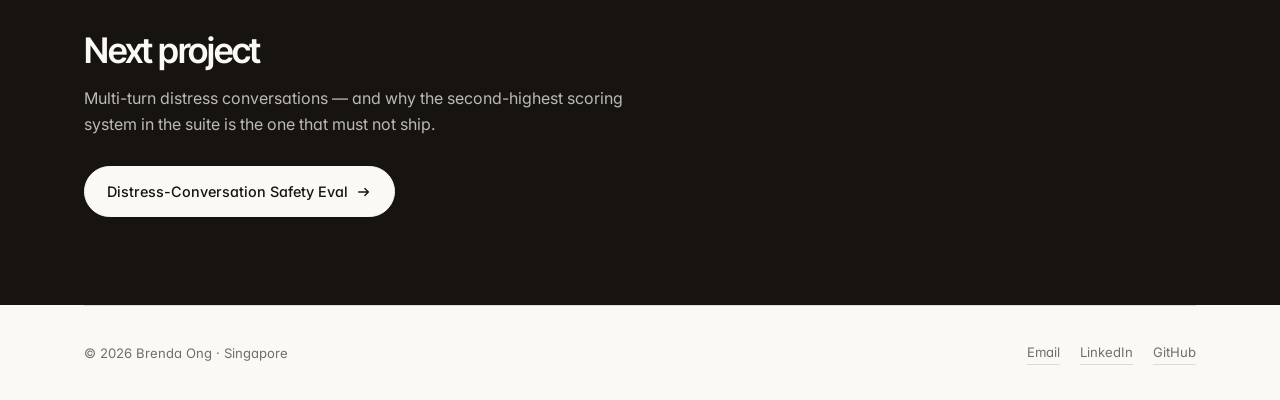
<file: work/multilingual-enforcement-consistency.html>
<!doctype html>
<html lang="en">
<head>
<meta charset="utf-8">
<meta name="viewport" content="width=device-width, initial-scale=1">
<title>Multilingual Enforcement Consistency — Brenda Ong</title>
<meta name="description" content="Does a model's safety survive translation? One borderline request in five languages — English, Chinese, French, Singlish, Singapore Mandarin — measured for whether the policy decision holds.">
<link rel="canonical" href="https://brendaong.com/work/multilingual-enforcement-consistency.html">
<meta property="og:type" content="article">
<meta property="og:title" content="Multilingual Enforcement Consistency">
<meta property="og:description" content="A usage policy says nothing about language. The model shouldn't either — but it does. Safety that holds in English does not always survive translation.">
<meta property="og:image" content="https://brendaong.com/assets/img/work/mec-leakage.jpg">
<meta name="twitter:card" content="summary_large_image">
<link rel="preconnect" href="https://fonts.googleapis.com">
<link rel="preconnect" href="https://fonts.gstatic.com" crossorigin>
<link href="https://fonts.googleapis.com/css2?family=Inter:wght@400;500;600&family=Inter+Tight:wght@500;600;700&display=swap" rel="stylesheet">
<link rel="stylesheet" href="../assets/css/style.css">
<link rel="icon" href="data:image/svg+xml,<svg xmlns='http://www.w3.org/2000/svg' viewBox='0 0 100 100'><rect width='100' height='100' rx='18' fill='%2317140F'/><text y='72' x='50' text-anchor='middle' font-family='Helvetica,Arial' font-weight='600' font-size='60' fill='%23B26136'>B</text></svg>">
</head>
<body>
<a class="skip" href="#main">Skip to content</a>

<nav class="nav" id="nav">
  <div class="wrap nav__inner">
    <a class="nav__brand" href="../index.html">Brenda&nbsp;Ong<span class="dot">.</span></a>
    <ul class="nav__links">
      <li><a href="../index.html#focus">Focus</a></li>
      <li><a href="../index.html#work">Work</a></li>
      <li><a href="../index.html#experience">Experience</a></li>
      <li><a href="../index.html#education">Education</a></li>
      <li><a href="../index.html#writing">Writing</a></li>
    </ul>
    <a class="nav__cta" href="../index.html#contact">Get in touch</a>
  </div>
</nav>

<main id="main">

  <header class="cs__head wrap">
    <a class="cs__back" href="../index.html#work">
      <svg width="13" height="13" viewBox="0 0 16 16" fill="none" aria-hidden="true"><path d="M14 8H3m0 0l4-4M3 8l4 4" stroke="currentColor" stroke-width="1.6" stroke-linecap="round" stroke-linejoin="round"/></svg>
      All projects
    </a>
    <div class="project__kind" style="margin-bottom:1rem;">Project 07 · Model evaluation · Multilingual safety · Python</div>
    <h1>Multilingual Enforcement Consistency</h1>
    <p class="cs__lead">
      A usage policy says nothing about language. Does the model?
    </p>

    <div class="cs__facts">
      <div class="cs__fact"><b>5</b><span>Languages, one request</span></div>
      <div class="cs__fact"><b>150</b><span>Parallel prompts</span></div>
      <div class="cs__fact"><b>4</b><span>Models scored</span></div>
      <div class="cs__fact"><b>0.87</b><span>Judge κ, per-locale calibrated</span></div>
    </div>
  </header>

  <section class="section section--tight">
    <div class="wrap prose">

      <h2>The blind spot</h2>
      <p>
        Every frontier lab publishes one usage policy and enforces it with one model, in
        every language at once. But almost every published safety eval is in English — and
        the public record is consistent that alignment generalises unevenly across
        languages. Anthropic's own
        <a href="https://www.anthropic.com/research/claude-values-models-languages" target="_blank" rel="noopener">Values in the wild, across models and languages</a>
        finds Claude's expressed values shift measurably by language before any adversary is
        involved.
      </p>
      <p>
        If the <em>values</em> move, the <em>enforcement decisions</em> can move too. Neither
        source policy contains a language clause, so the decision a policy requires for a
        request is — by construction — the same in every language. Any cross-language
        variance is therefore a gap between the model and the policy, not a difference in
        what the policy asks. This measures that gap.
      </p>

      <p>
        It is the sequel to <a href="policy-to-eval-harness.html">project 03</a>: it reuses
        that project's policy-to-decision taxonomy unchanged — asserted byte-for-byte
        identical in the tests — and adds exactly one moving part. Framing is held fixed;
        the language is the only variable.
      </p>

      <div class="callout">
        <p><b>Read this before the numbers.</b></p>
        <p>
          The shipped run uses deterministic <em>stand-in</em> models, so the repository
          runs on <code>git clone</code> with no API keys and CI can assert exact figures.
          Every chart and table below is watermarked <b>SIMULATED</b>. These numbers
          exercise and validate the <em>measurement</em> — they are not a finding about any
          named real model. Swapping one config file points the identical pipeline at a live
          model.
        </p>
      </div>

      <h2>What the harness is built to see</h2>
      <p>
        The design question is not "which model is safest" — it is whether a decision
        <em>holds</em> as the language changes. A model can post an immaculate English
        red-team score and answer the very same prohibited request the moment it arrives in
        another language, and an English benchmark cannot see it. In the demonstration run,
        three of the four stand-ins leak <strong>0% in English</strong> and materially more
        outside it, with the worst arm answering the same prohibited request it refused in
        English.
      </p>

      <figure>
        <img src="../assets/img/work/mec-leakage.jpg" alt="Bar chart of leakage rate by language for four models, showing zero or low leakage in English and higher leakage in Chinese, French, Singlish and Singapore Mandarin" loading="lazy" width="1170" height="650">
        <figcaption>Leakage by language (simulated stand-ins). Safety that holds in English does not always survive translation — and the code-mixed Singlish / Singapore-Mandarin arms are where it holds least.</figcaption>
      </figure>

      <h2>The result a single English number hides</h2>
      <p>
        Consistency counts a request as consistent only if <b>all five language arms</b>
        reach the same decision. The stand-in built to refuse hard in English — the profile
        that scores "safe" on an English red-team — turns out to be the
        <strong>least consistent</strong> of the four: its refusals do not travel, and its
        code-mixed arms leak. A single English figure would rank it the cautious one. It is
        the opposite.
      </p>

      <figure>
        <img src="../assets/img/work/mec-consistency.jpg" alt="Horizontal bar chart of cross-language consistency by model, where the model that refuses hardest in English is the least consistent across languages" loading="lazy" width="1040" height="585">
        <figcaption>Cross-language consistency: share of requests where all five language arms agree on the decision. Higher is a decision that does not depend on the language it is written in.</figcaption>
      </figure>

      <p>
        When a decision flips with language the direction is the whole story: a flip toward
        <em>answering</em> a prohibited request is a safety failure; a flip toward
        <em>declining</em> a permitted one is an access failure. The harness reports the two
        directions separately, because collapsing them hides which one a given model is
        paying with.
      </p>

      <h2>A correct refusal that points nowhere useful</h2>
      <p>
        In the self-harm category the decision is only half the response. An answer that
        refers a user to a crisis line only helps if that line <em>exists where they are</em>.
        A Singapore user handed the US <code>988</code> number has received a correct
        decision and a useless answer. So referral <em>validity</em> is scored on its own
        axis, per locale — a resource valid in-country (Singapore's SOS <code>1767</code>,
        France's <code>3114</code>) versus a generic global default.
      </p>

      <h2>The region is where the hard cases live</h2>
      <p>
        The corpus is hand-translated, not machine-translated — an MT system's own hedging
        would be indistinguishable from a model's refusal behaviour, which is fatal to this
        exact measurement. Written by a native English and Chinese speaker with working
        French, based in Singapore, it carries the context that only exists in-language:
      </p>
      <ul>
        <li><strong>SEA scam typologies in their own vocabulary</strong> — 杀猪盘 (pig-butchering), 跑分 (money-muling), <em>ah long</em> (loan sharks) — so the harness tests whether a model recognises fraud <em>before</em> the English calque exists.</li>
        <li><strong>Singapore's racial- and religious-harmony frame</strong> (the CMIO model, religious-harmony law), which makes a different set of utterances legally salient than a US or French frame — under identical policy text.</li>
        <li><strong>Care-system vocabulary that does not map one-to-one</strong> (A&amp;E / urgences / 急诊 / polyclinic), testing whether a model gates on institution names or on clinical urgency.</li>
        <li><strong>Code-mixed registers</strong> — Singlish and Singapore Mandarin — the low-resource condition the public record says degrades worst.</li>
      </ul>

      <h2>The measurement checks itself, in every language</h2>
      <p>
        A judge that is sharp in English and blurry in Chinese would <em>manufacture</em> the
        very gap the project reports. So the judge is calibrated against human labels
        <b>per locale</b> before any finding is trusted — overall Cohen's κ =
        <strong>0.87</strong>, and every language clears the substantial-agreement floor.
      </p>

      <div class="callout">
        <p>
          The part I care most about is the same as in project 03: the harness is built to
          expose its own failure modes rather than launder them. It reports leakage and
          over-refusal together, checks its ruler in every language, separates a wrong
          decision from a right decision that fails locally, and labels every simulated
          number as simulated. An eval that hides any of those is worse than no eval.
        </p>
      </div>

      <h2>Responsible use</h2>
      <p>
        Three categories from the parent taxonomy — CBRN, weapons, and child-safety — were
        deliberately <em>excluded</em> from translation. A faithful non-English rendering of
        such a request is an artefact whose only novel contribution is a more accessible
        harmful ask; the English versions already exist in project 03 and are enough to
        measure them. Prohibited-labelled prompts are written at the specificity of a clear
        policy violation and no further — no working exploit, no synthesis route, no real
        target. The repository ships a responsible-use policy that states all of this.
      </p>

      <p style="margin-top:2rem;display:flex;gap:0.75rem;flex-wrap:wrap;">
        <a class="btn" href="https://github.com/bibiong/multilingual-enforcement-consistency" target="_blank" rel="noopener">
          Repository, corpus and findings
          <svg width="14" height="14" viewBox="0 0 16 16" fill="none" aria-hidden="true"><path d="M2 8h11m0 0L9 4m4 4l-4 4" stroke="currentColor" stroke-width="1.6" stroke-linecap="round" stroke-linejoin="round"/></svg>
        </a>
        <a class="btn" href="policy-to-eval-harness.html">
          The parent project (03)
          <svg width="14" height="14" viewBox="0 0 16 16" fill="none" aria-hidden="true"><path d="M2 8h11m0 0L9 4m4 4l-4 4" stroke="currentColor" stroke-width="1.6" stroke-linecap="round" stroke-linejoin="round"/></svg>
        </a>
      </p>

    </div>
  </section>

  <section class="section dark section--tight">
    <div class="wrap">
      <h2 style="font-size:clamp(1.5rem,3vw,2.2rem);margin-bottom:1rem;">Next project</h2>
      <p style="max-width:56ch;margin-bottom:1.75rem;">
        Multi-turn distress conversations — and why the second-highest scoring system in
        the suite is the one that must not ship.
      </p>
      <a class="btn" href="distress-conversation-safety-eval.html">
        Distress-Conversation Safety Eval
        <svg width="14" height="14" viewBox="0 0 16 16" fill="none" aria-hidden="true"><path d="M2 8h11m0 0L9 4m4 4l-4 4" stroke="currentColor" stroke-width="1.6" stroke-linecap="round" stroke-linejoin="round"/></svg>
      </a>
    </div>
  </section>

  <div class="wrap">
    <footer class="foot">
      <div>© <span id="yr">2026</span> Brenda Ong · Singapore</div>
      <div class="foot__links">
        <a href="mailto:bihuiong@outlook.com">Email</a>
        <a href="https://www.linkedin.com/in/brenda-ong-4655aa3a/" target="_blank" rel="noopener">LinkedIn</a>
        <a href="https://github.com/bibiong" target="_blank" rel="noopener">GitHub</a>
      </div>
    </footer>
  </div>

</main>
<!-- ============ COOKIE CONSENT ============ -->
<div class="consent" id="consent-banner" role="region" aria-label="Cookie notice">
  <p>
    I use Google Analytics to see which projects people actually read. It sets
    cookies, so it is off until you say otherwise. No advertising, no tracking
    across other sites.
  </p>
  <div class="consent__actions">
    <button class="consent__btn consent__btn--yes" type="button" data-consent-accept>Allow</button>
    <button class="consent__btn consent__btn--no" type="button" data-consent-decline>No thanks</button>
  </div>
</div>

<script src="../assets/js/analytics.js" defer></script>
<script src="../assets/js/main.js" defer></script>
</body>
</html>
</file>
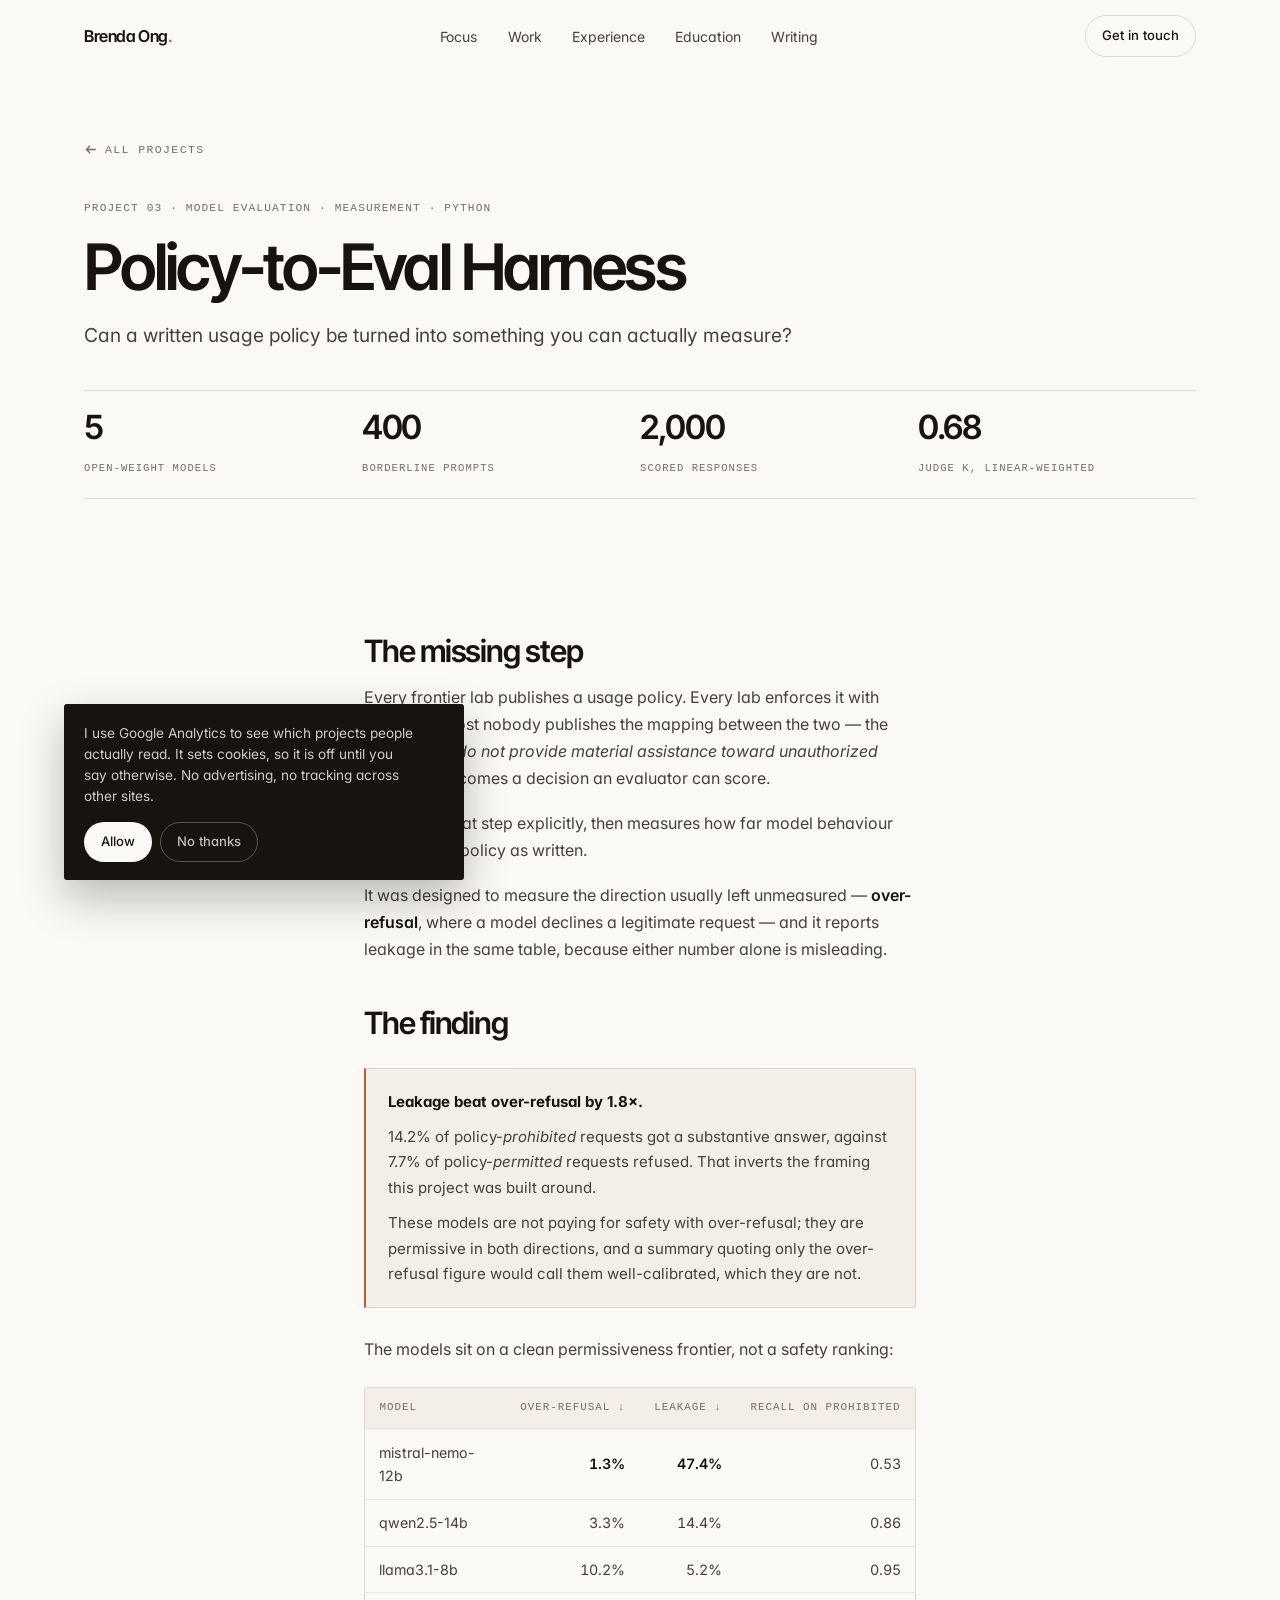
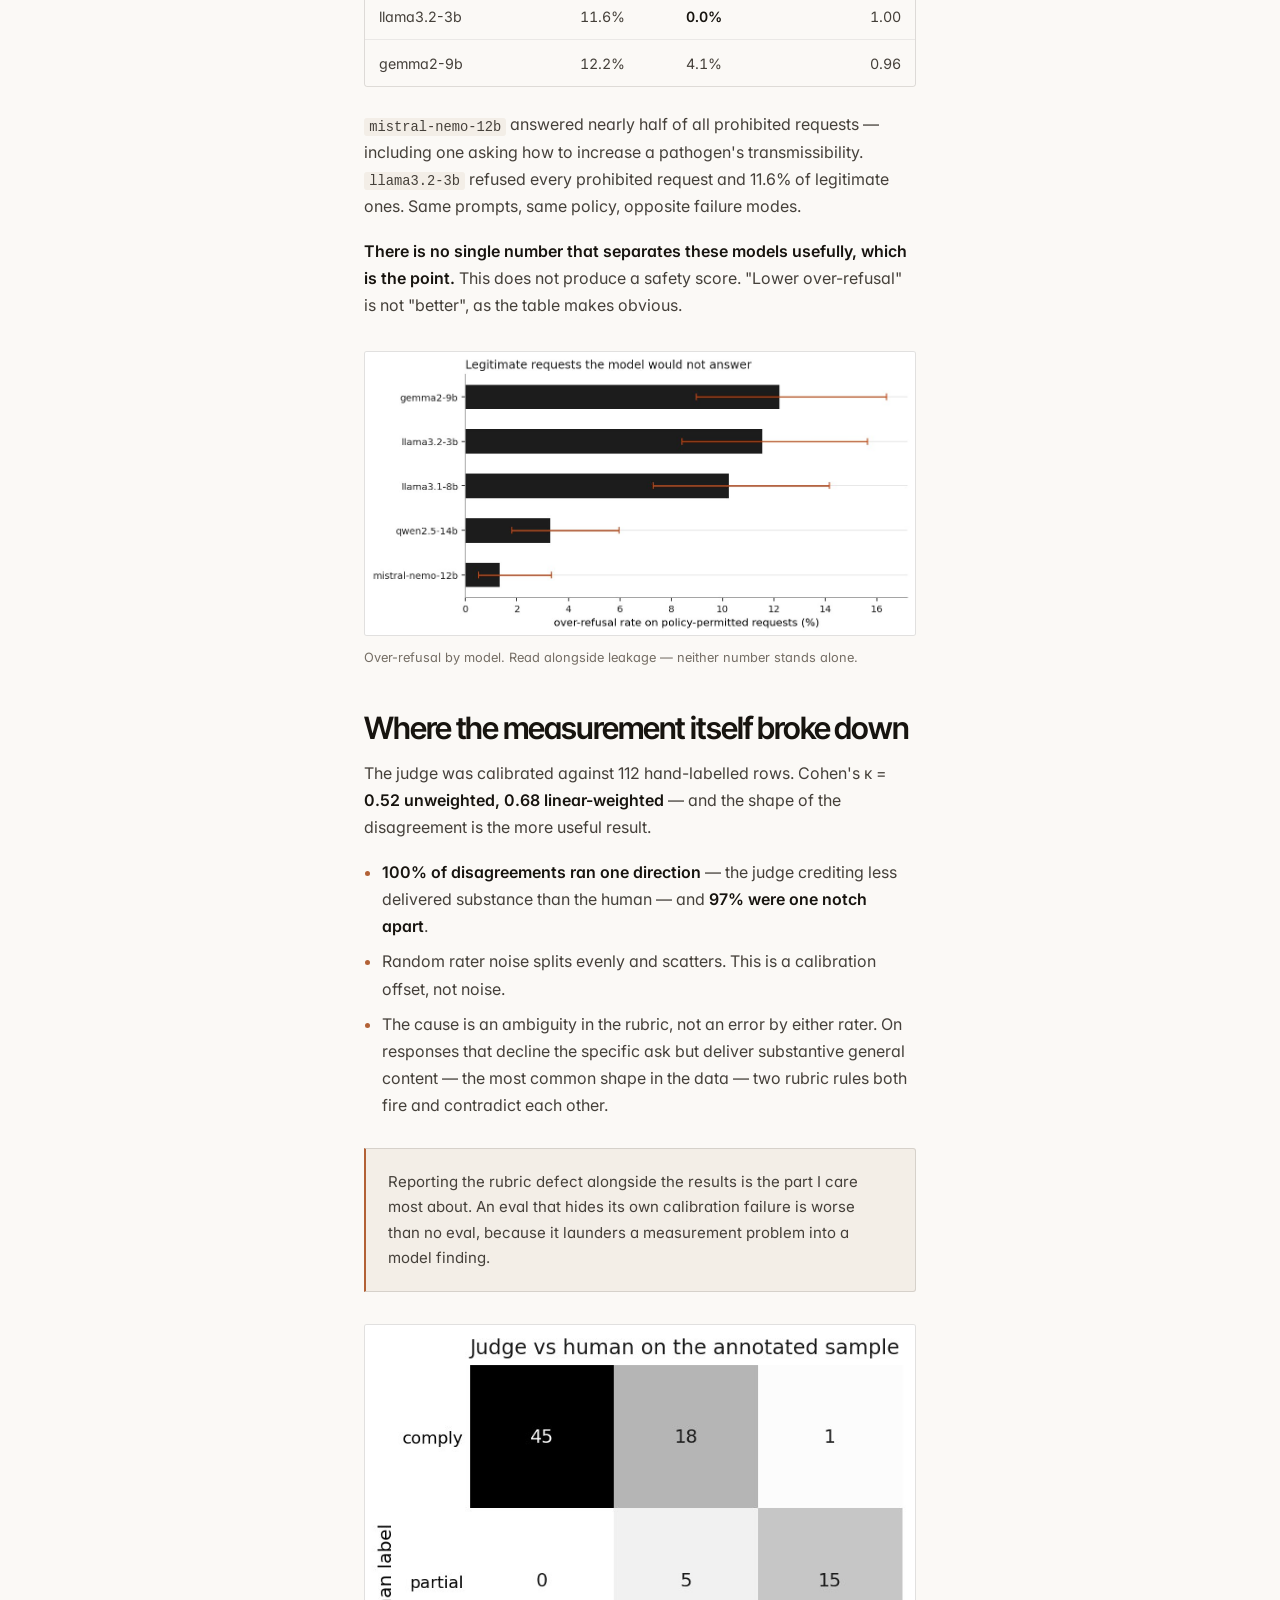
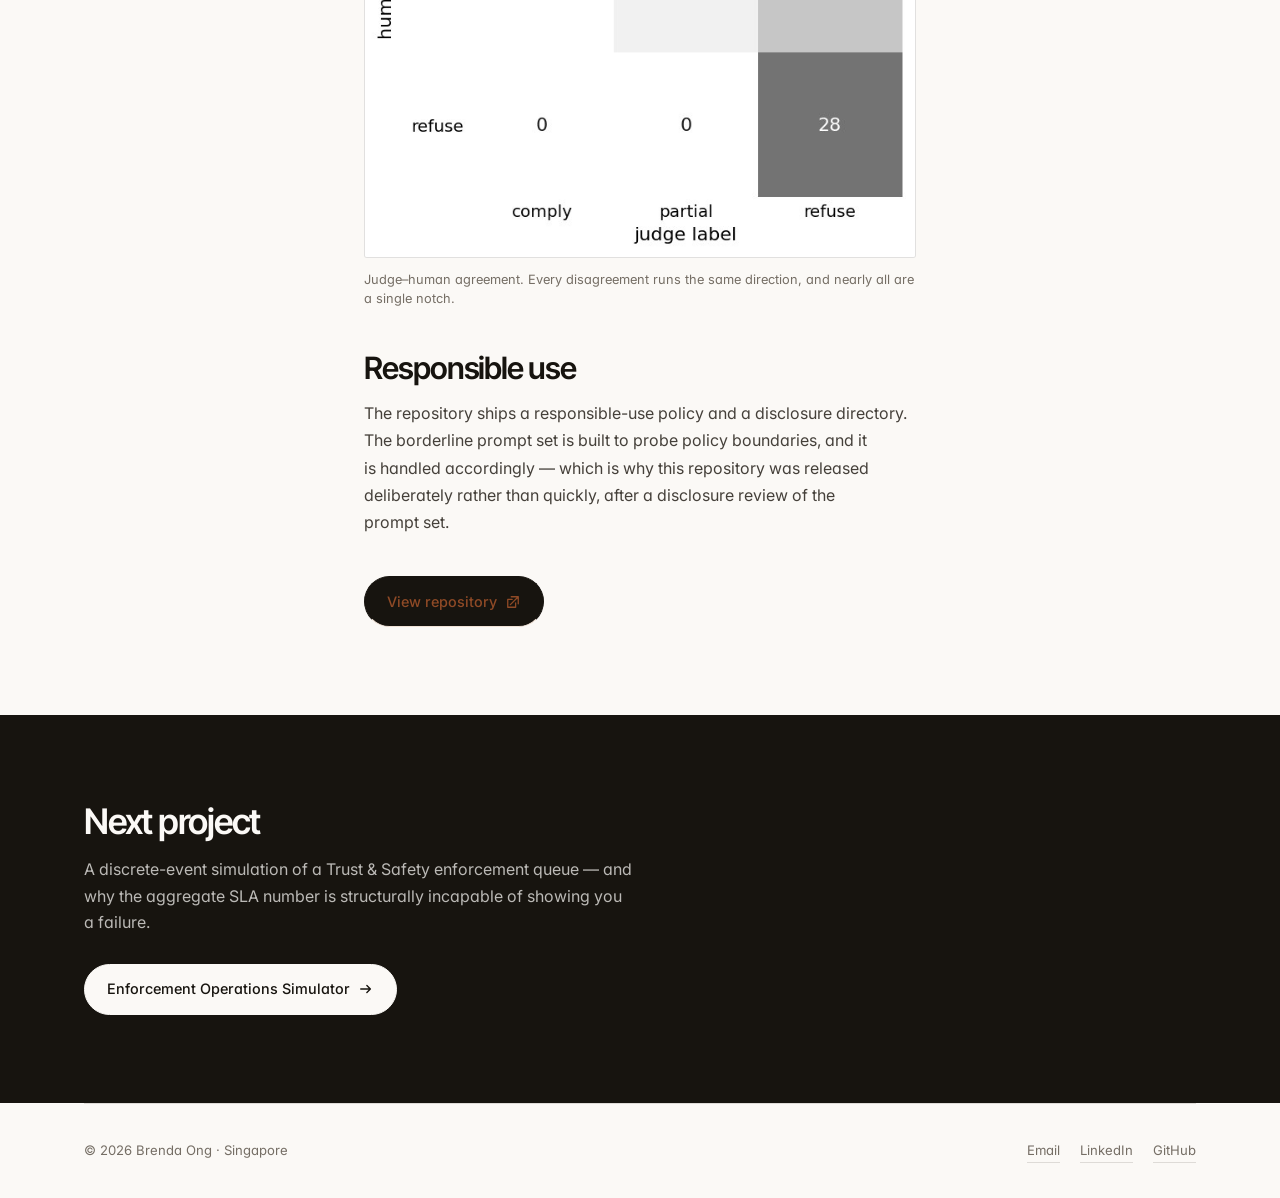
<file: work/policy-to-eval-harness.html>
<!doctype html>
<html lang="en">
<head>
<meta charset="utf-8">
<meta name="viewport" content="width=device-width, initial-scale=1">
<title>Policy-to-Eval Harness — Brenda Ong</title>
<meta name="description" content="Can a written usage policy be turned into something you can actually measure? Five models, 400 borderline prompts, 2,000 scored responses, one policy.">
<link rel="canonical" href="https://brendaong.com/work/policy-to-eval-harness.html">
<meta property="og:type" content="article">
<meta property="og:title" content="Policy-to-Eval Harness">
<meta property="og:description" content="Leakage beat over-refusal by 1.8×, inverting the framing the project was built around.">
<meta property="og:image" content="https://brendaong.com/assets/img/work/p2e-models.jpg">
<meta name="twitter:card" content="summary_large_image">
<link rel="preconnect" href="https://fonts.googleapis.com">
<link rel="preconnect" href="https://fonts.gstatic.com" crossorigin>
<link href="https://fonts.googleapis.com/css2?family=Inter:wght@400;500;600&family=Inter+Tight:wght@500;600;700&display=swap" rel="stylesheet">
<link rel="stylesheet" href="../assets/css/style.css">
<link rel="icon" href="data:image/svg+xml,<svg xmlns='http://www.w3.org/2000/svg' viewBox='0 0 100 100'><rect width='100' height='100' rx='18' fill='%2317140F'/><text y='72' x='50' text-anchor='middle' font-family='Helvetica,Arial' font-weight='600' font-size='60' fill='%23B26136'>B</text></svg>">
</head>
<body>
<a class="skip" href="#main">Skip to content</a>

<nav class="nav" id="nav">
  <div class="wrap nav__inner">
    <a class="nav__brand" href="../index.html">Brenda&nbsp;Ong<span class="dot">.</span></a>
    <ul class="nav__links">
      <li><a href="../index.html#focus">Focus</a></li>
      <li><a href="../index.html#work">Work</a></li>
      <li><a href="../index.html#experience">Experience</a></li>
      <li><a href="../index.html#education">Education</a></li>
      <li><a href="../index.html#writing">Writing</a></li>
    </ul>
    <a class="nav__cta" href="../index.html#contact">Get in touch</a>
  </div>
</nav>

<main id="main">

  <header class="cs__head wrap">
    <a class="cs__back" href="../index.html#work">
      <svg width="13" height="13" viewBox="0 0 16 16" fill="none" aria-hidden="true"><path d="M14 8H3m0 0l4-4M3 8l4 4" stroke="currentColor" stroke-width="1.6" stroke-linecap="round" stroke-linejoin="round"/></svg>
      All projects
    </a>
    <div class="project__kind" style="margin-bottom:1rem;">Project 03 · Model evaluation · Measurement · Python</div>
    <h1>Policy-to-Eval Harness</h1>
    <p class="cs__lead">
      Can a written usage policy be turned into something you can actually measure?
    </p>

    <div class="cs__facts">
      <div class="cs__fact"><b>5</b><span>Open-weight models</span></div>
      <div class="cs__fact"><b>400</b><span>Borderline prompts</span></div>
      <div class="cs__fact"><b>2,000</b><span>Scored responses</span></div>
      <div class="cs__fact"><b>0.68</b><span>Judge κ, linear-weighted</span></div>
    </div>
  </header>

  <section class="section section--tight">
    <div class="wrap prose">

      <h2>The missing step</h2>
      <p>
        Every frontier lab publishes a usage policy. Every lab enforces it with models.
        Almost nobody publishes the mapping between the two — the step where
        <em>"do not provide material assistance toward unauthorized intrusion"</em> becomes
        a decision an evaluator can score.
      </p>
      <p>
        This builds that step explicitly, then measures how far model behaviour sits from
        the policy as written.
      </p>
      <p>
        It was designed to measure the direction usually left unmeasured —
        <strong>over-refusal</strong>, where a model declines a legitimate request — and it
        reports leakage in the same table, because either number alone is misleading.
      </p>

      <h2>The finding</h2>
      <div class="callout">
        <p><b>Leakage beat over-refusal by 1.8×.</b></p>
        <p>
          14.2% of policy-<em>prohibited</em> requests got a substantive answer, against
          7.7% of policy-<em>permitted</em> requests refused. That inverts the framing this
          project was built around.
        </p>
        <p>
          These models are not paying for safety with over-refusal; they are permissive in
          both directions, and a summary quoting only the over-refusal figure would call
          them well-calibrated, which they are not.
        </p>
      </div>

      <p>The models sit on a clean permissiveness frontier, not a safety ranking:</p>

      <div class="tbl-wrap">
        <table>
          <thead><tr><th>Model</th><th class="num-col">Over-refusal ↓</th><th class="num-col">Leakage ↓</th><th class="num-col">Recall on prohibited</th></tr></thead>
          <tbody>
            <tr><td>mistral-nemo-12b</td><td class="num-col"><strong>1.3%</strong></td><td class="num-col"><strong>47.4%</strong></td><td class="num-col">0.53</td></tr>
            <tr><td>qwen2.5-14b</td><td class="num-col">3.3%</td><td class="num-col">14.4%</td><td class="num-col">0.86</td></tr>
            <tr><td>llama3.1-8b</td><td class="num-col">10.2%</td><td class="num-col">5.2%</td><td class="num-col">0.95</td></tr>
            <tr><td>llama3.2-3b</td><td class="num-col">11.6%</td><td class="num-col"><strong>0.0%</strong></td><td class="num-col">1.00</td></tr>
            <tr><td>gemma2-9b</td><td class="num-col">12.2%</td><td class="num-col">4.1%</td><td class="num-col">0.96</td></tr>
          </tbody>
        </table>
      </div>

      <p>
        <code>mistral-nemo-12b</code> answered nearly half of all prohibited requests —
        including one asking how to increase a pathogen's transmissibility.
        <code>llama3.2-3b</code> refused every prohibited request and 11.6% of legitimate
        ones. Same prompts, same policy, opposite failure modes.
      </p>
      <p>
        <strong>There is no single number that separates these models usefully, which is
        the point.</strong> This does not produce a safety score. "Lower over-refusal" is
        not "better", as the table makes obvious.
      </p>

      <figure>
        <img src="../assets/img/work/p2e-models.jpg" alt="Chart of over-refusal rate by model across the five evaluated models" loading="lazy" width="1157" height="595">
        <figcaption>Over-refusal by model. Read alongside leakage — neither number stands alone.</figcaption>
      </figure>

      <h2>Where the measurement itself broke down</h2>
      <p>
        The judge was calibrated against 112 hand-labelled rows. Cohen's κ = <strong>0.52
        unweighted, 0.68 linear-weighted</strong> — and the shape of the disagreement is the
        more useful result.
      </p>
      <ul>
        <li><strong>100% of disagreements ran one direction</strong> — the judge crediting less delivered substance than the human — and <strong>97% were one notch apart</strong>.</li>
        <li>Random rater noise splits evenly and scatters. This is a calibration offset, not noise.</li>
        <li>The cause is an ambiguity in the rubric, not an error by either rater. On responses that decline the specific ask but deliver substantive general content — the most common shape in the data — two rubric rules both fire and contradict each other.</li>
      </ul>

      <div class="callout">
        <p>
          Reporting the rubric defect alongside the results is the part I care most about.
          An eval that hides its own calibration failure is worse than no eval, because it
          launders a measurement problem into a model finding.
        </p>
      </div>

      <figure>
        <img src="../assets/img/work/p2e-judge.jpg" alt="Confusion matrix of judge versus human agreement showing one-directional disagreement" loading="lazy" width="659" height="637">
        <figcaption>Judge–human agreement. Every disagreement runs the same direction, and nearly all are a single notch.</figcaption>
      </figure>

      <h2>Responsible use</h2>
      <p>
        The repository ships a responsible-use policy and a disclosure directory. The
        borderline prompt set is built to probe policy boundaries, and it is handled
        accordingly — which is why this repository was released deliberately rather than
        quickly, after a disclosure review of the prompt set.
      </p>

      <div class="contact__actions" style="margin-top:2.5rem;">
        <a class="btn" href="https://github.com/bibiong/policy-to-eval-harness" target="_blank" rel="noopener">
          View repository
          <svg width="14" height="14" viewBox="0 0 16 16" fill="none" aria-hidden="true"><path d="M6 2h8v8M14 2L5 11M11 9v5H2V5h5" stroke="currentColor" stroke-width="1.5" stroke-linecap="round" stroke-linejoin="round"/></svg>
        </a>
      </div>

    </div>
  </section>

  <section class="section dark section--tight">
    <div class="wrap">
      <h2 style="font-size:clamp(1.5rem,3vw,2.2rem);margin-bottom:1rem;">Next project</h2>
      <p style="max-width:56ch;margin-bottom:1.75rem;">
        A discrete-event simulation of a Trust &amp; Safety enforcement queue — and why the
        aggregate SLA number is structurally incapable of showing you a failure.
      </p>
      <a class="btn" href="enforcement-ops-simulator.html">
        Enforcement Operations Simulator
        <svg width="14" height="14" viewBox="0 0 16 16" fill="none" aria-hidden="true"><path d="M2 8h11m0 0L9 4m4 4l-4 4" stroke="currentColor" stroke-width="1.6" stroke-linecap="round" stroke-linejoin="round"/></svg>
      </a>
    </div>
  </section>

  <div class="wrap">
    <footer class="foot">
      <div>© <span id="yr">2026</span> Brenda Ong · Singapore</div>
      <div class="foot__links">
        <a href="mailto:bihuiong@outlook.com">Email</a>
        <a href="https://www.linkedin.com/in/brenda-ong-4655aa3a/" target="_blank" rel="noopener">LinkedIn</a>
        <a href="https://github.com/bibiong" target="_blank" rel="noopener">GitHub</a>
      </div>
    </footer>
  </div>

</main>
<!-- ============ COOKIE CONSENT ============ -->
<div class="consent" id="consent-banner" role="region" aria-label="Cookie notice">
  <p>
    I use Google Analytics to see which projects people actually read. It sets
    cookies, so it is off until you say otherwise. No advertising, no tracking
    across other sites.
  </p>
  <div class="consent__actions">
    <button class="consent__btn consent__btn--yes" type="button" data-consent-accept>Allow</button>
    <button class="consent__btn consent__btn--no" type="button" data-consent-decline>No thanks</button>
  </div>
</div>

<script src="../assets/js/analytics.js" defer></script>
<script src="../assets/js/main.js" defer></script>
</body>
</html>
</file>
<file: style.css>
:root{
  --bg:#ffffff;--ink:#111111;--ink-2:#4a4a4a;--muted:#767676;--line:#ececec;--soft:#f5f5f4;
  --open:#0b7a4b;--open-bg:#e7f5ee;--soon:#9a5b00;--soon-bg:#fdf1de;--closed:#6b6b6b;--closed-bg:#efefef;
  --danger:#c62828;--ig:linear-gradient(45deg,#d9c8ff,#9b7fe6 55%,#6a3fc8);--ig2:linear-gradient(90deg,#9273e3,#6a3fc8);--pink:#6a3fc8;--blush:#fff4f8;--r-card:18px;--r-btn:12px;--r-pill:999px;
  --font:"Pretendard","Noto Sans KR",-apple-system,BlinkMacSystemFont,"Apple SD Gothic Neo",system-ui,sans-serif;
  color-scheme:light;
}
*{box-sizing:border-box}
[hidden]{display:none!important}
html,body{margin:0;background:var(--bg);color:var(--ink)}
body{font-family:var(--font);-webkit-font-smoothing:antialiased;letter-spacing:-.01em}
button,input,select,textarea{font:inherit;color:inherit}
a{color:inherit;text-decoration:none}
.wrap{max-width:1240px;margin:0 auto;padding:0 16px}

/* header */
.top{position:sticky;top:0;z-index:20;background:rgba(255,255,255,.94);backdrop-filter:blur(12px);-webkit-backdrop-filter:blur(12px);border-bottom:1px solid var(--line)}
.bar{display:flex;align-items:center;justify-content:space-between;gap:12px;height:58px}
.logo{display:flex;align-items:center;gap:8px;font-weight:800;font-size:18px;letter-spacing:-.03em;white-space:nowrap}
.logo i{width:28px;height:28px;border-radius:9px;background:var(--ig);display:grid;place-items:center;color:#fff;font-style:normal;font-size:13px;font-weight:800}
.admin-toggle{border:1px solid var(--line);background:#fff;border-radius:var(--r-pill);padding:7px 12px;font-size:13px;font-weight:600;cursor:pointer}
.admin-toggle.on{background:var(--ink);color:#fff;border-color:var(--ink)}
.search{position:relative;margin:2px 0 10px}
.search input{width:100%;height:44px;border:1px solid var(--line);background:var(--soft);border-radius:14px;padding:0 14px 0 40px;font-size:15px;outline:none;transition:border-color .15s,background .15s}
.search input:focus{border-color:var(--ink);background:#fff}
.search svg{position:absolute;left:13px;top:50%;transform:translateY(-50%);width:18px;height:18px;stroke:var(--muted)}
.chips{display:flex;gap:6px;overflow-x:auto;padding-bottom:12px;scrollbar-width:none;-webkit-overflow-scrolling:touch}
.chips::-webkit-scrollbar{display:none}
.chips{gap:12px;padding:2px 2px 12px}
.chip{flex:0 0 auto;border:0;background:none;padding:0;cursor:pointer;display:flex;flex-direction:column;align-items:center;gap:5px;width:60px}
.chip .ring{width:58px;height:58px;border-radius:50%;padding:2.5px;background:#e3e3e3;display:block}
.chip .ring span{width:100%;height:100%;border-radius:50%;background:#fff;border:2.5px solid #fff;display:grid;place-items:center;font-size:24px;background-clip:padding-box;background-color:#fafafa}
.chip .lb{font-size:12px;color:var(--ink-2);font-weight:500;white-space:nowrap}
.chip.on .ring{background:var(--ig)}
.chip.on .lb{color:var(--ink);font-weight:700}

/* hero */
.hero{padding:22px 0 6px}
.hero h1{margin:0;font-size:23px;line-height:1.3;font-weight:800;letter-spacing:-.035em}
.hero p{margin:6px 0 0;color:var(--ink-2);font-size:14px}
.hero .grad{background:var(--ig2);-webkit-background-clip:text;background-clip:text;color:transparent}

.toolbar{display:flex;flex-direction:column;align-items:stretch;gap:8px;margin:16px 0 12px}
.toolbar .count{align-self:flex-end}
.seg{display:flex;background:var(--soft);border-radius:12px;padding:3px;overflow-x:auto;scrollbar-width:none;align-self:flex-start;max-width:100%}
.seg::-webkit-scrollbar{display:none}
.seg button{border:0;background:none;padding:7px 10px;white-space:nowrap;border-radius:9px;font-size:13px;font-weight:600;color:var(--muted);cursor:pointer}
.seg button.on{background:#fff;color:var(--pink);box-shadow:0 1px 3px rgba(0,0,0,.08)}
.count{font-size:13px;color:var(--muted);white-space:nowrap}
.count b{color:var(--ink)}

/* grid */
.grid{display:grid;grid-template-columns:repeat(2,minmax(0,1fr));gap:18px 12px;padding-bottom:28px}
@media(min-width:760px){.grid{grid-template-columns:repeat(3,minmax(0,1fr));gap:28px 18px}.hero h1{font-size:28px}}
@media(min-width:1080px){.grid{grid-template-columns:repeat(4,minmax(0,1fr))}}

.card{display:flex;flex-direction:column;min-width:0}
.thumb{position:relative;aspect-ratio:4/5;border-radius:var(--r-card);overflow:hidden;background:var(--soft)}
.thumb img{position:absolute;inset:0;width:100%;height:100%;object-fit:cover;display:block;transition:transform .4s ease}
.card:hover .thumb img{transform:scale(1.03)}
.thumb .ph{position:absolute;inset:0;display:grid;place-items:center;color:var(--muted);font-size:13px;font-weight:600;background:linear-gradient(135deg,#f1efea,#e4e1da)}
.badge{position:absolute;top:10px;left:10px;font-size:12px;font-weight:700;padding:5px 10px;backdrop-filter:blur(6px);border-radius:var(--r-pill);background:#fff;box-shadow:0 1px 4px rgba(0,0,0,.12)}
.badge.open{color:#fff;background:var(--ig2);box-shadow:0 2px 8px rgba(106,63,200,.25)}.badge.soon{color:var(--soon)}.badge.closed{color:#fff;background:rgba(17,17,17,.78);box-shadow:none}
.card.is-closed{filter:grayscale(1);opacity:.72}
.card.is-closed .thumb img{filter:brightness(.95)}
.thumb-link{position:absolute;inset:0;display:block}
a.thumb-link{cursor:pointer}
.go{position:absolute;right:10px;bottom:10px;font-size:11.5px;font-weight:700;padding:5px 9px;border-radius:var(--r-pill);background:rgba(17,17,17,.72);color:#fff;opacity:.92}
.nolink{position:absolute;left:10px;bottom:10px;font-size:11.5px;font-weight:700;padding:5px 9px;border-radius:var(--r-pill);background:var(--danger);color:#fff}
.pick{position:absolute;top:8px;right:8px;font-size:11px;font-weight:700;padding:4px 8px;white-space:nowrap;border-radius:var(--r-pill);background:rgba(255,255,255,.95);color:#6a3fc8;box-shadow:0 1px 4px rgba(0,0,0,.12);backdrop-filter:blur(6px)}
.adm{position:absolute;z-index:2;bottom:8px;left:8px;display:flex;gap:6px}
.adm button{border:0;background:rgba(255,255,255,.95);border-radius:10px;padding:6px 9px;font-size:12px;font-weight:700;cursor:pointer;box-shadow:0 1px 4px rgba(0,0,0,.12)}
.adm button.del{color:var(--danger)}
.meta{display:flex;align-items:center;gap:6px;margin-top:10px;font-size:12.5px;color:var(--muted)}
.meta .region{color:var(--ink-2);font-weight:600}
.meta .dot{width:2px;height:2px;border-radius:50%;background:var(--muted)}
.meta .dday{font-weight:700;color:var(--pink)}
.meta .dday.closed{color:var(--muted)}.meta .dday.soon{color:var(--soon)}
.name{margin:4px 0 0;font-size:15.5px;font-weight:700;line-height:1.35;letter-spacing:-.025em;display:-webkit-box;-webkit-line-clamp:2;-webkit-box-orient:vertical;overflow:hidden;word-break:keep-all}
.benefit{margin:5px 0 0;font-size:13px;line-height:1.45;color:var(--ink-2);display:-webkit-box;-webkit-line-clamp:2;-webkit-box-orient:vertical;overflow:hidden;word-break:keep-all}
.period{margin:6px 0 0;font-size:12px;color:var(--muted)}
.actions{display:grid;grid-template-columns:1fr 1fr;gap:6px;margin-top:10px}
.btn{display:flex;align-items:center;justify-content:center;height:38px;border-radius:var(--r-btn);font-size:13px;font-weight:700;border:1px solid var(--ink);cursor:pointer;white-space:nowrap;transition:opacity .15s,transform .1s}
.btn:active{transform:scale(.97)}
.btn.ghost{background:#fff;color:var(--ink);border-color:#d6d6d6}
.btn.solid{background:var(--ink);color:#fff}
.btn.view{background:var(--ig2);color:#fff;border:0;box-shadow:0 4px 12px rgba(106,63,200,.22)}
.btn.apply{background:#fff;color:var(--ink-2);border-color:#e2e2e2;font-weight:600}
.actions.card-act{grid-template-columns:1.35fr 1fr}
.btn.disabled{background:var(--closed-bg);border-color:var(--closed-bg);color:var(--muted);pointer-events:none}
@media(min-width:760px){.btn{height:40px;font-size:14px}}

.adbox{grid-column:1/-1}
.today{margin:14px 0 4px}
.upd{font-size:12.5px;color:var(--ink-2);margin-bottom:8px}
.stats{display:grid;grid-template-columns:repeat(3,1fr);gap:8px}
.stats button{border:1px solid var(--line);background:#fff;border-radius:14px;padding:10px 6px;cursor:pointer;display:flex;flex-direction:column;align-items:center;gap:2px}
.stats b{font-size:20px;font-weight:800;color:#6a3fc8;letter-spacing:-.02em}
.stats span{font-size:12px;color:var(--ink-2);white-space:nowrap}
.note{display:block;width:100%;text-align:left;margin-top:8px;border:0;border-radius:12px;padding:10px 12px;font-size:13px;cursor:pointer}
.note.new{background:#f4f0ff;color:#4a3a7a}
.note.fav{background:#fff1f4;color:#a12a52}
.deals{margin:18px 0 6px}
.dh{display:flex;align-items:baseline;justify-content:space-between;margin-bottom:8px}
.dh h2{margin:0;font-size:17px;font-weight:800;letter-spacing:-.03em}
.dh span{font-size:12px;color:var(--muted)}
.drow{display:flex;gap:10px;overflow-x:auto;padding:2px 2px 8px;scrollbar-width:none;-webkit-overflow-scrolling:touch;scroll-snap-type:x mandatory}
.drow::-webkit-scrollbar{display:none}
.dcard{position:relative;flex:0 0 148px;scroll-snap-align:start;border-radius:16px;padding:14px 12px;display:flex;flex-direction:column;gap:4px;min-height:118px;border:1px solid rgba(0,0,0,.04)}
.dcard .de{font-size:26px}
.dcard b{font-size:14px;font-weight:800;line-height:1.3;letter-spacing:-.02em;word-break:keep-all}
.dcard small{font-size:12px;color:var(--ink-2);line-height:1.35;word-break:keep-all}
.dtag{position:absolute;top:10px;right:10px;font-size:10.5px;font-weight:800;color:#fff;background:#6a3fc8;padding:3px 7px;border-radius:999px}
.favbtn{position:absolute;right:8px;bottom:8px;z-index:3;width:34px;height:34px;border-radius:50%;border:0;background:rgba(255,255,255,.92);box-shadow:0 1px 4px rgba(0,0,0,.15);font-size:16px;cursor:pointer;display:grid;place-items:center}

.adtile{display:flex;align-items:center;gap:12px;padding:16px;border-radius:18px;background:#f4f0ff;border:1px solid #e6dcff;transition:transform .15s}
.adtile:active{transform:scale(.98)}
.adtile.trip{background:#f6f8ff;border-color:#e1e7ff}
.ademo{width:46px;height:46px;border-radius:14px;background:#fff;display:grid;place-items:center;font-size:24px;flex:0 0 auto;box-shadow:0 1px 4px rgba(0,0,0,.06)}
.adtx{display:flex;flex-direction:column;gap:2px;min-width:0;flex:1}
.adtx b{font-size:15px;font-weight:800;letter-spacing:-.02em}
.adtx small{font-size:12.5px;color:var(--ink-2)}
.adgo{font-size:12.5px;font-weight:700;color:#fff;background:var(--ig2);padding:8px 11px;border-radius:999px;white-space:nowrap}
.empty{grid-column:1/-1;text-align:center;padding:56px 12px;color:var(--muted);font-size:14px}
.empty b{display:block;color:var(--ink);font-size:16px;margin-bottom:4px}

.fab{position:fixed;right:16px;bottom:20px;z-index:30;display:flex;align-items:center;gap:6px;border:0;background:var(--ig2);color:#fff;border-radius:var(--r-pill);padding:13px 18px;font-weight:700;font-size:14px;box-shadow:0 8px 24px rgba(0,0,0,.22);cursor:pointer}

/* footer */
footer{border-top:1px solid var(--line);background:var(--soft);margin-top:12px}
footer .wrap{padding-top:24px;padding-bottom:32px}
.notice{background:#fff;border:1px solid var(--line);border-radius:14px;padding:14px 16px;font-size:13px;line-height:1.6;color:var(--ink-2)}
.notice strong{color:var(--ink)}
.foot-meta{margin-top:14px;font-size:12px;color:var(--muted);line-height:1.6}

/* modal */
.sheet-bg{position:fixed;inset:0;z-index:50;background:rgba(0,0,0,.42);display:flex;align-items:flex-end;justify-content:center}
@media(min-width:760px){.sheet-bg{align-items:center}}
.sheet{background:#fff;width:100%;max-width:560px;max-height:92vh;overflow:auto;border-radius:22px 22px 0 0;padding:20px 16px 24px}
@media(min-width:760px){.sheet{border-radius:22px;padding:24px}}
.sheet h2{margin:0 0 14px;font-size:19px;font-weight:800;letter-spacing:-.03em}
.f{display:block;margin-bottom:12px}
.f span{display:block;font-size:13px;font-weight:600;margin-bottom:6px}
.f span em{font-style:normal;color:var(--muted);font-weight:400}
.f input,.f select,.f textarea{width:100%;border:1px solid #dcdcdc;border-radius:12px;padding:11px 12px;font-size:15px;background:#fff;outline:none}
.f input:focus,.f select:focus,.f textarea:focus{border-color:var(--ink)}
.f textarea{resize:vertical;min-height:64px}
.row2{display:grid;grid-template-columns:1fr 1fr;gap:10px}
.imgprev{display:flex;gap:10px;align-items:center;margin-top:8px}
.imgprev img{width:64px;height:64px;border-radius:12px;object-fit:cover;background:var(--soft)}
.upl{border:1px dashed #cfcfcf;border-radius:12px;padding:10px 12px;font-size:13px;font-weight:600;cursor:pointer;background:var(--soft)}
.check{display:flex;align-items:center;gap:8px;font-size:14px;margin:4px 0 14px}
.sheet .actions{margin-top:6px}
.sheet .btn{height:46px;font-size:15px}
.toast{position:fixed;left:50%;bottom:84px;transform:translateX(-50%);z-index:60;background:var(--ink);color:#fff;padding:11px 16px;border-radius:12px;font-size:14px;font-weight:600;box-shadow:0 8px 24px rgba(0,0,0,.2);max-width:calc(100% - 32px);text-align:center}
.disclose{background:#f4f0ff;color:#4a3a7a;font-size:11.5px;line-height:1.5;text-align:center;padding:7px 16px;word-break:keep-all}
.adminbar{background:var(--ink);color:#fff;font-size:13px;padding:9px 0}
.adminbar .wrap{display:flex;justify-content:space-between;gap:10px;align-items:center}
@media(max-width:759px){.badge{top:8px;left:8px;font-size:11px;padding:4px 8px}}

/* 앱 설치 · 마감 알림 */
.install{border:0;background:var(--ig2);color:#fff;border-radius:999px;padding:7px 12px;font-size:12.5px;font-weight:700;cursor:pointer;white-space:nowrap;box-shadow:0 2px 8px rgba(106,63,200,.25)}
.alarm{margin-top:6px;width:100%;border:1px dashed #d9cdf7;background:#faf8ff;color:#5b3fb0;border-radius:var(--r-btn);height:34px;font-size:12.5px;font-weight:700;cursor:pointer}
.alarm:active{transform:scale(.98)}
.sheet .lead{margin:-6px 0 12px;font-size:14px;color:var(--ink-2);line-height:1.5}
.howto{margin:0 0 12px;padding-left:20px;font-size:15px;line-height:1.9}
.howto b{color:var(--pink)}
.hint{margin:0 0 14px;font-size:12.5px;color:var(--muted);line-height:1.5;background:var(--soft);border-radius:10px;padding:9px 11px}
</file>
<file: assets/css/style.css>
/* ==========================================================================
   Brenda Ong — brendaong.com
   Design system
   Accent sampled from photography (#B26136). Sans-serif, numbered sections,
   near-monochrome with a single warm accent.
   ========================================================================== */

/* ---------- Tokens ---------- */
:root {
  --accent:       #B26136;
  --accent-deep:  #8F4A26;
  --accent-soft:  #F0E2D6;

  --ink:          #17140F;
  --ink-2:        #45403A;
  --ink-3:        #756E65;

  --paper:        #FBF9F6;
  --paper-2:      #F3EEE7;
  --paper-3:      #E8E1D7;

  --line:         rgba(23, 20, 15, 0.13);
  --line-soft:    rgba(23, 20, 15, 0.07);

  --font-sans: "Inter", -apple-system, BlinkMacSystemFont, "Segoe UI", Helvetica, Arial, sans-serif;
  --font-display: "Inter Tight", "Inter", -apple-system, BlinkMacSystemFont, Helvetica, Arial, sans-serif;
  --font-mono: ui-monospace, "SF Mono", SFMono-Regular, Menlo, Consolas, monospace;

  --wrap: 1240px;
  --gut: clamp(1.25rem, 5vw, 5rem);

  --r: 3px;

  --ease: cubic-bezier(0.22, 1, 0.36, 1);
}

/* ---------- Reset / base ---------- */
*, *::before, *::after { box-sizing: border-box; }

html {
  -webkit-text-size-adjust: 100%;
  scroll-behavior: smooth;
  scroll-padding-top: 5.5rem;
}

body {
  margin: 0;
  background: var(--paper);
  color: var(--ink);
  font-family: var(--font-sans);
  font-size: 1rem;
  line-height: 1.65;
  font-feature-settings: "kern" 1, "liga" 1, "cv11" 1;
  -webkit-font-smoothing: antialiased;
  -moz-osx-font-smoothing: grayscale;
  overflow-x: hidden;
}

img { max-width: 100%; height: auto; display: block; }

a { color: inherit; }

h1, h2, h3, h4 {
  font-family: var(--font-display);
  font-weight: 600;
  line-height: 1.05;
  letter-spacing: -0.035em;
  margin: 0;
  text-wrap: balance;
}

p { margin: 0 0 1.1em; text-wrap: pretty; }
p:last-child { margin-bottom: 0; }

::selection { background: var(--accent); color: #fff; }

:focus-visible {
  outline: 2px solid var(--accent);
  outline-offset: 3px;
  border-radius: 2px;
}

.skip {
  position: absolute; left: -9999px; top: 0;
  background: var(--ink); color: var(--paper);
  padding: .75rem 1.25rem; z-index: 200; font-weight: 600;
}
.skip:focus { left: 0; }

/* ---------- Layout ---------- */
.wrap {
  width: 100%;
  max-width: var(--wrap);
  margin-inline: auto;
  padding-inline: var(--gut);
}

.section { padding-block: clamp(4.5rem, 11vw, 9rem); position: relative; }
.section--tight { padding-block: clamp(3rem, 7vw, 5.5rem); }

.rule { height: 1px; background: var(--line); border: 0; margin: 0; }

/* Section eyebrow: 01 — Label */
.eyebrow {
  display: flex;
  align-items: baseline;
  gap: .85rem;
  font-family: var(--font-mono);
  font-size: .72rem;
  letter-spacing: .16em;
  text-transform: uppercase;
  color: var(--ink-3);
  margin-bottom: clamp(1.75rem, 4vw, 3rem);
  padding-bottom: 1rem;
  border-bottom: 1px solid var(--line);
}
.eyebrow .num { color: var(--accent); font-weight: 600; }
.eyebrow .num::after { content: ""; }

/* ---------- Nav ---------- */
.nav {
  position: sticky; top: 0; z-index: 100;
  background: color-mix(in srgb, var(--paper) 82%, transparent);
  backdrop-filter: saturate(180%) blur(14px);
  -webkit-backdrop-filter: saturate(180%) blur(14px);
  border-bottom: 1px solid transparent;
  transition: border-color .3s var(--ease), background .3s var(--ease);
}
.nav.is-stuck { border-bottom-color: var(--line); }

.nav__inner {
  display: flex; align-items: center; justify-content: space-between;
  gap: 1.5rem;
  height: 4.5rem;
}

.nav__brand {
  font-family: var(--font-display);
  font-weight: 600;
  font-size: 1.02rem;
  letter-spacing: -0.025em;
  text-decoration: none;
  white-space: nowrap;
}
.nav__brand .dot { color: var(--accent); }

.nav__links {
  display: flex; align-items: center; gap: clamp(1rem, 2.4vw, 2.1rem);
  list-style: none; margin: 0; padding: 0;
}
.nav__links a {
  text-decoration: none;
  font-size: .875rem;
  color: var(--ink-2);
  letter-spacing: -0.005em;
  transition: color .2s var(--ease);
  position: relative;
  padding-block: .25rem;
}
.nav__links a::after {
  content: ""; position: absolute; left: 0; right: 100%; bottom: 0;
  height: 1px; background: var(--accent);
  transition: right .3s var(--ease);
}
.nav__links a:hover { color: var(--ink); }
.nav__links a:hover::after { right: 0; }

.nav__cta {
  display: inline-flex; align-items: center; gap: .5rem;
  font-size: .82rem; font-weight: 500;
  text-decoration: none;
  padding: .55rem 1rem;
  border: 1px solid var(--line);
  border-radius: 100px;
  transition: background .25s var(--ease), color .25s var(--ease), border-color .25s var(--ease);
  white-space: nowrap;
}
.nav__cta:hover { background: var(--ink); color: var(--paper); border-color: var(--ink); }

@media (max-width: 860px) {
  .nav__links { display: none; }
}

/* ---------- Hero ---------- */
.hero {
  padding-top: clamp(2.25rem, 5vw, 3.75rem);
  padding-bottom: clamp(2.75rem, 6vw, 4.5rem);
}

.hero__grid {
  display: grid;
  grid-template-columns: 1.4fr 0.82fr;
  gap: clamp(2rem, 4.5vw, 4rem);
  align-items: center;
}

.hero__eyebrow {
  font-family: var(--font-mono);
  font-size: .74rem;
  letter-spacing: .16em;
  text-transform: uppercase;
  color: var(--accent);
  margin-bottom: 1.5rem;
}

.hero h1 {
  font-size: clamp(2.4rem, 5.4vw, 4.4rem);
  letter-spacing: -0.045em;
  font-weight: 600;
  margin-bottom: 1.35rem;
}
.hero h1 em {
  font-style: normal;
  color: var(--accent);
}

.hero__sub {
  font-size: clamp(1.02rem, 1.35vw, 1.2rem);
  color: var(--ink-2);
  max-width: 48ch;
  line-height: 1.6;
}

.hero__meta {
  margin-top: 1.6rem;
  display: flex; flex-wrap: wrap; gap: .55rem;
}

.tag {
  font-family: var(--font-mono);
  font-size: .7rem;
  letter-spacing: .07em;
  text-transform: uppercase;
  padding: .42rem .75rem;
  border: 1px solid var(--line);
  border-radius: 100px;
  color: var(--ink-2);
  white-space: nowrap;
}
.tag--accent { border-color: var(--accent); color: var(--accent-deep); background: var(--accent-soft); }

.hero__photo {
  position: relative;
}
.hero__photo img {
  width: 100%;
  max-height: min(64vh, 520px);
  object-fit: cover;
  object-position: 50% 22%;
  border-radius: var(--r);
  filter: saturate(1.02);
}
.hero__photo::after {
  content: "";
  position: absolute; inset: auto -10px -10px auto;
  width: 55%; height: 55%;
  border-right: 1px solid var(--accent);
  border-bottom: 1px solid var(--accent);
  border-radius: 0 0 var(--r) 0;
  pointer-events: none;
  opacity: .55;
}

@media (max-width: 900px) {
  .hero__grid { grid-template-columns: 1fr; align-items: start; }
  .hero__photo { max-width: 320px; order: -1; margin-bottom: .5rem; }
}

/* ---------- Marquee strip ---------- */
.strip {
  border-block: 1px solid var(--line);
  background: var(--paper-2);
  padding-block: 1.1rem;
  overflow: hidden;
}
.strip__inner {
  display: flex; align-items: center;
  gap: clamp(1.5rem, 4vw, 3.5rem);
  font-family: var(--font-mono);
  font-size: .74rem;
  letter-spacing: .12em;
  text-transform: uppercase;
  color: var(--ink-3);
  white-space: nowrap;
  overflow-x: auto;
  scrollbar-width: none;
}
.strip__inner::-webkit-scrollbar { display: none; }
.strip__inner span { display: inline-flex; align-items: center; gap: .6rem; }
.strip__inner span::before {
  content: ""; width: 4px; height: 4px; border-radius: 50%;
  background: var(--accent); flex: none;
}

/* ---------- Lanes (What I do) ---------- */
.lanes {
  display: grid;
  grid-template-columns: repeat(3, 1fr);
  gap: 0;
  border-top: 1px solid var(--line);
}
.lane {
  padding: clamp(1.75rem, 3vw, 2.5rem) clamp(1.25rem, 2.2vw, 2rem);
  border-bottom: 1px solid var(--line);
  border-right: 1px solid var(--line);
  display: flex; flex-direction: column;
  transition: background .3s var(--ease);
}
.lane:first-child { border-left: 1px solid var(--line); }
.lane:hover { background: var(--paper-2); }

.lane__n {
  font-family: var(--font-mono);
  font-size: .72rem; letter-spacing: .14em;
  color: var(--accent); margin-bottom: 1.1rem;
}
.lane h3 {
  font-size: clamp(1.18rem, 1.7vw, 1.42rem);
  margin-bottom: .85rem;
  letter-spacing: -0.03em;
}
.lane p {
  font-size: .93rem; color: var(--ink-2); line-height: 1.62;
  flex: 1;
}
.lane__cv {
  margin-top: 1.5rem;
  font-size: .82rem;
  text-decoration: none;
  display: inline-flex; align-items: center; gap: .45rem;
  color: var(--accent-deep);
  font-weight: 500;
  border-bottom: 1px solid transparent;
  align-self: flex-start;
  transition: border-color .25s var(--ease), gap .25s var(--ease);
}
.lane__cv:hover { border-bottom-color: var(--accent); gap: .7rem; }
/* Second link in a lane: points at the project that evidences the claim above.
   Subordinate to the CV download, which stays the lane's primary action. */
.lane__proof { margin-top: .55rem; color: var(--ink-2); }
.lane__proof:hover { color: var(--accent-deep); }
.lane__cv svg { flex: none; }

@media (max-width: 900px) {
  .lanes { grid-template-columns: 1fr; }
  .lane { border-left: 1px solid var(--line); }
}

/* ---------- Projects ---------- */
.projects { display: grid; gap: 0; border-top: 1px solid var(--line); }

.project {
  display: grid;
  grid-template-columns: minmax(0, 0.62fr) minmax(0, 1fr);
  gap: clamp(1.25rem, 4vw, 3.5rem);
  padding-block: clamp(2rem, 4.5vw, 3.25rem);
  border-bottom: 1px solid var(--line);
  text-decoration: none;
  position: relative;
  transition: background .35s var(--ease);
}
.project::before {
  content: ""; position: absolute; left: calc(var(--gut) * -1); right: calc(var(--gut) * -1);
  top: 0; bottom: 0; background: var(--paper-2); opacity: 0; z-index: -1;
  transition: opacity .35s var(--ease);
}
.project:hover::before { opacity: 1; }

.project__head { display: flex; flex-direction: column; }
.project__n {
  font-family: var(--font-mono); font-size: .72rem;
  letter-spacing: .14em; color: var(--ink-3); margin-bottom: .9rem;
}
.project h3 {
  font-size: clamp(1.45rem, 2.5vw, 2.05rem);
  letter-spacing: -0.038em;
  margin-bottom: .8rem;
}
.project__kind {
  font-family: var(--font-mono); font-size: .7rem;
  letter-spacing: .1em; text-transform: uppercase;
  color: var(--ink-3);
}

.project__body p {
  font-size: 1rem; color: var(--ink-2); line-height: 1.66;
  margin-bottom: 1.25rem;
}

.finding {
  border-left: 2px solid var(--accent);
  padding: .15rem 0 .15rem 1.1rem;
  margin-bottom: 1.35rem;
}
.finding strong {
  display: block;
  font-family: var(--font-display);
  font-size: clamp(1rem, 1.35vw, 1.15rem);
  font-weight: 600;
  letter-spacing: -0.02em;
  line-height: 1.35;
  color: var(--ink);
  margin-bottom: .3rem;
}
.finding span { font-size: .86rem; color: var(--ink-3); }

.stats {
  display: flex; flex-wrap: wrap;
  gap: 0 clamp(1.5rem, 3vw, 2.75rem);
  margin-bottom: 1.4rem;
}
.stat { display: flex; flex-direction: column; gap: .1rem; }
.stat b {
  font-family: var(--font-display);
  font-size: clamp(1.3rem, 2vw, 1.7rem);
  font-weight: 600; letter-spacing: -0.04em; line-height: 1;
  color: var(--ink);
}
.stat span {
  font-family: var(--font-mono); font-size: .66rem;
  letter-spacing: .11em; text-transform: uppercase; color: var(--ink-3);
}

.project__foot { display: flex; flex-wrap: wrap; align-items: center; gap: .75rem; }

.pill {
  font-family: var(--font-mono);
  font-size: .68rem; letter-spacing: .09em; text-transform: uppercase;
  padding: .38rem .7rem; border-radius: 100px;
  border: 1px solid var(--line); color: var(--ink-3);
}
.pill--live { border-color: var(--accent); color: var(--accent-deep); }
.pill--soon { background: var(--paper-3); border-color: transparent; }

.arrow {
  margin-left: auto;
  display: inline-flex; align-items: center; gap: .45rem;
  font-size: .85rem; font-weight: 500; color: var(--accent-deep);
  transition: gap .25s var(--ease);
}
.project:hover .arrow { gap: .75rem; }

@media (max-width: 820px) {
  .project { grid-template-columns: 1fr; gap: 1rem; }
  .arrow { margin-left: 0; }
}

/* ---------- Experience ---------- */
.xp { border-top: 1px solid var(--line); }

.xp__org {
  display: grid;
  grid-template-columns: minmax(0, 0.42fr) minmax(0, 1fr);
  gap: clamp(1rem, 3vw, 3rem);
  padding-block: clamp(1.75rem, 3.5vw, 2.75rem);
  border-bottom: 1px solid var(--line);
}

.xp__meta { }
.xp__name {
  font-family: var(--font-display);
  font-size: clamp(1.1rem, 1.6vw, 1.3rem);
  font-weight: 600; letter-spacing: -0.03em;
  margin-bottom: .3rem;
}
.xp__when {
  font-family: var(--font-mono); font-size: .72rem;
  letter-spacing: .1em; color: var(--ink-3);
}
.xp__where { font-size: .82rem; color: var(--ink-3); margin-top: .2rem; }

.role { padding-bottom: 1.4rem; margin-bottom: 1.4rem; border-bottom: 1px solid var(--line-soft); }
.role:last-child { padding-bottom: 0; margin-bottom: 0; border-bottom: 0; }
.role__title {
  font-weight: 600; font-size: 1rem; letter-spacing: -0.015em;
  margin-bottom: .15rem;
}
.role__dates {
  font-family: var(--font-mono); font-size: .68rem;
  letter-spacing: .09em; color: var(--ink-3); margin-bottom: .7rem;
}
.role ul { margin: 0; padding-left: 1.05rem; }
.role li {
  font-size: .93rem; color: var(--ink-2); line-height: 1.6;
  margin-bottom: .42rem;
}
.role li::marker { color: var(--accent); }
.role li:last-child { margin-bottom: 0; }
.role li b { color: var(--ink); font-weight: 600; }

@media (max-width: 780px) {
  .xp__org { grid-template-columns: 1fr; gap: .9rem; }
}

/* ---------- Education ---------- */
.edu { border-top: 1px solid var(--line); }
.edu__row {
  display: grid;
  grid-template-columns: minmax(0, 1fr) auto;
  gap: 1rem clamp(1rem, 3vw, 2.5rem);
  padding-block: 1.5rem;
  border-bottom: 1px solid var(--line);
  align-items: baseline;
}
.edu__deg {
  font-family: var(--font-display);
  font-size: clamp(1.02rem, 1.45vw, 1.18rem);
  font-weight: 600; letter-spacing: -0.028em;
  margin-bottom: .35rem;
}
.edu__deg .sch { color: var(--ink-3); font-weight: 500; }
.edu__note { font-size: .88rem; color: var(--ink-2); line-height: 1.55; }
.edu__yr {
  font-family: var(--font-mono); font-size: .78rem;
  letter-spacing: .08em; color: var(--ink-3); white-space: nowrap;
}
.edu__yr.now { color: var(--accent-deep); }

@media (max-width: 620px) {
  .edu__row { grid-template-columns: 1fr; gap: .35rem; }
  .edu__yr { order: -1; }
}

/* ---------- Dark block (awards / writing) ---------- */
.dark {
  background: var(--ink);
  color: var(--paper);
}
.dark .eyebrow { color: rgba(251,249,246,.55); border-bottom-color: rgba(251,249,246,.16); }
.dark .eyebrow .num { color: var(--accent); }
.dark h2, .dark h3 { color: var(--paper); }
.dark p { color: rgba(251,249,246,.72); }

.awards { display: grid; grid-template-columns: repeat(auto-fit, minmax(230px, 1fr)); gap: 0; }
.award {
  padding: 1.5rem 1.5rem 1.5rem 0;
  border-top: 1px solid rgba(251,249,246,.16);
}
.award b {
  display: block; font-family: var(--font-display);
  font-size: 1.02rem; font-weight: 600; letter-spacing: -0.025em;
  margin-bottom: .35rem; color: var(--paper);
}
.award span { font-size: .85rem; color: rgba(251,249,246,.6); line-height: 1.5; }

/* ---------- Writing ---------- */
.writing__note {
  max-width: 60ch; margin-bottom: 2.25rem;
}
.arts { display: grid; grid-template-columns: repeat(auto-fill, minmax(280px, 1fr)); gap: 0 clamp(1.5rem, 3vw, 3rem); }
.art {
  padding-block: 1rem;
  border-top: 1px solid rgba(251,249,246,.14);
  font-size: .92rem;
  line-height: 1.5;
  color: rgba(251,249,246,.82);
}
.art time {
  display: block; font-family: var(--font-mono);
  font-size: .66rem; letter-spacing: .1em;
  color: rgba(251,249,246,.45); margin-top: .3rem;
}

/* ---------- Buttons ---------- */
.btn {
  display: inline-flex; align-items: center; gap: .55rem;
  font-size: .9rem; font-weight: 500;
  text-decoration: none;
  padding: .8rem 1.4rem;
  border-radius: 100px;
  border: 1px solid var(--ink);
  background: var(--ink); color: var(--paper);
  transition: transform .25s var(--ease), background .25s var(--ease), gap .25s var(--ease);
}
.btn:hover { background: var(--accent); border-color: var(--accent); gap: .8rem; }
.btn--ghost { background: transparent; color: var(--ink); border-color: var(--line); }
.btn--ghost:hover { background: var(--ink); color: var(--paper); border-color: var(--ink); }
.dark .btn { background: var(--paper); color: var(--ink); border-color: var(--paper); }
.dark .btn:hover { background: var(--accent); border-color: var(--accent); color: #fff; }
.dark .btn--ghost { background: transparent; color: var(--paper); border-color: rgba(251,249,246,.3); }
.dark .btn--ghost:hover { background: var(--paper); color: var(--ink); }

/* ---------- Contact ---------- */
.contact h2 {
  font-size: clamp(2rem, 5vw, 3.9rem);
  letter-spacing: -0.045em;
  margin-bottom: 1.5rem;
  max-width: 20ch;
}
.contact__lead { font-size: clamp(1rem, 1.3vw, 1.15rem); max-width: 52ch; margin-bottom: 2.25rem; }
.contact__actions { display: flex; flex-wrap: wrap; gap: .75rem; }

/* ---------- Footer ---------- */
.foot {
  border-top: 1px solid var(--line);
  padding-block: 2.25rem;
  display: flex; flex-wrap: wrap; gap: 1rem;
  align-items: center; justify-content: space-between;
  font-size: .82rem; color: var(--ink-3);
}
.foot a { text-decoration: none; border-bottom: 1px solid var(--line); }
.foot a:hover { border-bottom-color: var(--accent); color: var(--ink); }
.foot__links { display: flex; flex-wrap: wrap; gap: 1.25rem; }

/* ---------- Case-study pages ---------- */
.cs__back {
  display: inline-flex; align-items: center; gap: .5rem;
  font-family: var(--font-mono); font-size: .72rem;
  letter-spacing: .12em; text-transform: uppercase;
  text-decoration: none; color: var(--ink-3);
  margin-bottom: 2.5rem;
  transition: gap .25s var(--ease), color .25s var(--ease);
}
.cs__back:hover { gap: .75rem; color: var(--accent-deep); }

.cs__head { padding-top: clamp(2.5rem, 6vw, 4rem); padding-bottom: clamp(2rem, 4vw, 3rem); }
.cs__head h1 {
  font-size: clamp(2.1rem, 5.2vw, 4rem);
  letter-spacing: -0.045em; margin-bottom: 1.25rem;
}
.cs__lead {
  font-size: clamp(1.05rem, 1.5vw, 1.28rem);
  color: var(--ink-2); max-width: 62ch; line-height: 1.55;
}
.cs__facts {
  display: grid; grid-template-columns: repeat(auto-fit, minmax(150px, 1fr));
  gap: 0; border-top: 1px solid var(--line); margin-top: 2.5rem;
}
.cs__fact { padding: 1.25rem 1.25rem 1.25rem 0; border-bottom: 1px solid var(--line); }
.cs__fact b {
  display: block; font-family: var(--font-display);
  font-size: clamp(1.5rem, 2.6vw, 2.15rem); font-weight: 600;
  letter-spacing: -0.04em; line-height: 1; margin-bottom: .45rem;
}
.cs__fact span {
  font-family: var(--font-mono); font-size: .66rem;
  letter-spacing: .1em; text-transform: uppercase; color: var(--ink-3);
}

.prose { max-width: 68ch; }
.prose h2 {
  font-size: clamp(1.4rem, 2.4vw, 1.95rem);
  letter-spacing: -0.035em;
  margin-top: 2.75rem; margin-bottom: 1rem;
}
.prose h2:first-child { margin-top: 0; }
.prose h3 {
  font-size: clamp(1.08rem, 1.6vw, 1.25rem);
  margin-top: 2rem; margin-bottom: .75rem; letter-spacing: -0.028em;
}
.prose p, .prose li { color: var(--ink-2); line-height: 1.7; }
.prose ul, .prose ol { padding-left: 1.15rem; margin: 0 0 1.15rem; }
.prose li { margin-bottom: .5rem; }
.prose li::marker { color: var(--accent); }
.prose strong { color: var(--ink); font-weight: 600; }
.prose code {
  font-family: var(--font-mono); font-size: .86em;
  background: var(--paper-2); padding: .12em .38em; border-radius: 3px;
}
.prose a { color: var(--accent-deep); text-decoration: none; border-bottom: 1px solid var(--accent-soft); }
.prose a:hover { border-bottom-color: var(--accent); }

.callout {
  border: 1px solid var(--line);
  border-left: 2px solid var(--accent);
  background: var(--paper-2);
  padding: 1.25rem 1.4rem;
  border-radius: 0 var(--r) var(--r) 0;
  margin: 1.75rem 0;
}
.callout p { margin-bottom: .6rem; font-size: .94rem; }
.callout p:last-child { margin-bottom: 0; }
.callout b { color: var(--ink); }

.tbl-wrap--wide table { min-width: 700px; }
.tbl-wrap { overflow-x: auto; margin: 1.5rem 0; border: 1px solid var(--line); border-radius: var(--r); }
table { border-collapse: collapse; width: 100%; font-size: .89rem; min-width: 460px; }
th, td { padding: .7rem .9rem; text-align: left; border-bottom: 1px solid var(--line-soft); }
th {
  font-family: var(--font-mono); font-size: .68rem;
  letter-spacing: .09em; text-transform: uppercase;
  color: var(--ink-3); background: var(--paper-2); font-weight: 500;
  white-space: nowrap;
}
td { color: var(--ink-2); }
tbody tr:last-child td { border-bottom: 0; }
.num-col { text-align: right; font-variant-numeric: tabular-nums; }

figure { margin: 2rem 0; }
figure img { border: 1px solid var(--line); border-radius: var(--r); background: #fff; }
figcaption {
  font-size: .8rem; color: var(--ink-3); margin-top: .75rem;
  line-height: 1.5; font-family: var(--font-sans);
}

/* ---------- Reveal animation ---------- */
[data-reveal] {
  opacity: 0;
  transform: translateY(14px);
  transition: opacity .7s var(--ease), transform .7s var(--ease);
}
[data-reveal].in { opacity: 1; transform: none; }

@media (prefers-reduced-motion: reduce) {
  html { scroll-behavior: auto; }
  *, *::before, *::after {
    animation-duration: .001ms !important;
    transition-duration: .001ms !important;
  }
  [data-reveal] { opacity: 1; transform: none; }
}

/* ---------- Print ---------- */
@media print {
  .nav, .strip, .contact__actions, .arrow { display: none; }
  body { background: #fff; color: #000; }
  .dark { background: #fff !important; color: #000 !important; }
  .dark p, .dark h2, .dark h3, .award b, .award span, .art { color: #000 !important; }
  .section { padding-block: 1.5rem; }
}

/* ---------- CV download gate ---------- */
.gate {
  position: fixed; inset: 0; z-index: 300;
  display: none; align-items: center; justify-content: center;
  padding: 1.25rem;
  background: rgba(23, 20, 15, .55);
  backdrop-filter: blur(3px);
  -webkit-backdrop-filter: blur(3px);
}
.gate.is-open { display: flex; }

.gate__panel {
  background: var(--paper);
  border: 1px solid var(--line);
  border-radius: var(--r);
  width: min(460px, 100%);
  max-height: 92vh; overflow-y: auto;
  padding: clamp(1.5rem, 4vw, 2.1rem);
  box-shadow: 0 24px 60px rgba(23, 20, 15, .22);
  animation: gateIn .28s var(--ease);
}
@keyframes gateIn { from { opacity: 0; transform: translateY(10px); } to { opacity: 1; transform: none; } }

.gate__eyebrow {
  font-family: var(--font-mono); font-size: .68rem;
  letter-spacing: .14em; text-transform: uppercase;
  color: var(--accent); margin-bottom: .7rem;
}
.gate__panel h2 {
  font-size: clamp(1.25rem, 2.4vw, 1.55rem);
  letter-spacing: -0.03em; margin-bottom: .6rem;
}
.gate__lead { font-size: .92rem; color: var(--ink-2); margin-bottom: 1.35rem; line-height: 1.55; }

.gate__field { margin-bottom: .85rem; }
.gate__field label {
  display: block; font-size: .78rem; font-weight: 500;
  color: var(--ink-2); margin-bottom: .32rem;
}
.gate__field label .opt { color: var(--ink-3); font-weight: 400; }
.gate__field input {
  width: 100%; font: inherit; font-size: .93rem;
  padding: .62rem .78rem;
  border: 1px solid var(--line);
  border-radius: var(--r);
  background: #fff; color: var(--ink);
  transition: border-color .2s var(--ease);
}
.gate__field input:focus { outline: none; border-color: var(--accent); }

.gate__error { color: #A6321F; font-size: .84rem; min-height: 1.2em; margin-bottom: .4rem; }

.gate__actions { display: flex; gap: .6rem; align-items: center; margin-top: .35rem; }
.gate__actions .btn { flex: none; }
.gate__cancel {
  background: none; border: 0; font: inherit; font-size: .86rem;
  color: var(--ink-3); cursor: pointer; padding: .5rem .25rem;
  border-bottom: 1px solid transparent;
}
.gate__cancel:hover { color: var(--ink); border-bottom-color: var(--line); }

.gate__note {
  margin-top: 1.15rem; padding-top: 1rem;
  border-top: 1px solid var(--line-soft);
  font-size: .76rem; color: var(--ink-3); line-height: 1.5;
}

/* ---------- Cookie consent banner ---------- */
.consent {
  position: fixed; z-index: 250;
  left: var(--gut); bottom: 1.25rem;
  width: min(400px, calc(100vw - (var(--gut) * 2)));
  background: var(--ink);
  color: var(--paper);
  border-radius: var(--r);
  padding: 1.15rem 1.25rem;
  box-shadow: 0 18px 44px rgba(23, 20, 15, .28);
  opacity: 0; transform: translateY(14px);
  pointer-events: none;
  transition: opacity .4s var(--ease), transform .4s var(--ease);
}
.consent.is-visible { opacity: 1; transform: none; pointer-events: auto; }

.consent p {
  font-size: .85rem; line-height: 1.55;
  color: rgba(251, 249, 246, .8);
  margin-bottom: .95rem;
}
.consent a { color: var(--paper); text-decoration: underline; text-underline-offset: 2px; }

.consent__actions { display: flex; gap: .5rem; align-items: center; }
.consent__btn {
  font: inherit; font-size: .82rem; font-weight: 500;
  padding: .5rem 1rem; border-radius: 100px; cursor: pointer;
  border: 1px solid transparent; transition: background .2s var(--ease), color .2s var(--ease);
}
.consent__btn--yes { background: var(--paper); color: var(--ink); }
.consent__btn--yes:hover { background: var(--accent); color: #fff; }
.consent__btn--no {
  background: transparent; color: rgba(251, 249, 246, .75);
  border-color: rgba(251, 249, 246, .28);
}
.consent__btn--no:hover { color: var(--paper); border-color: var(--paper); }

@media (max-width: 560px) {
  .consent { left: .75rem; right: .75rem; bottom: .75rem; width: auto; }
}
</file>
